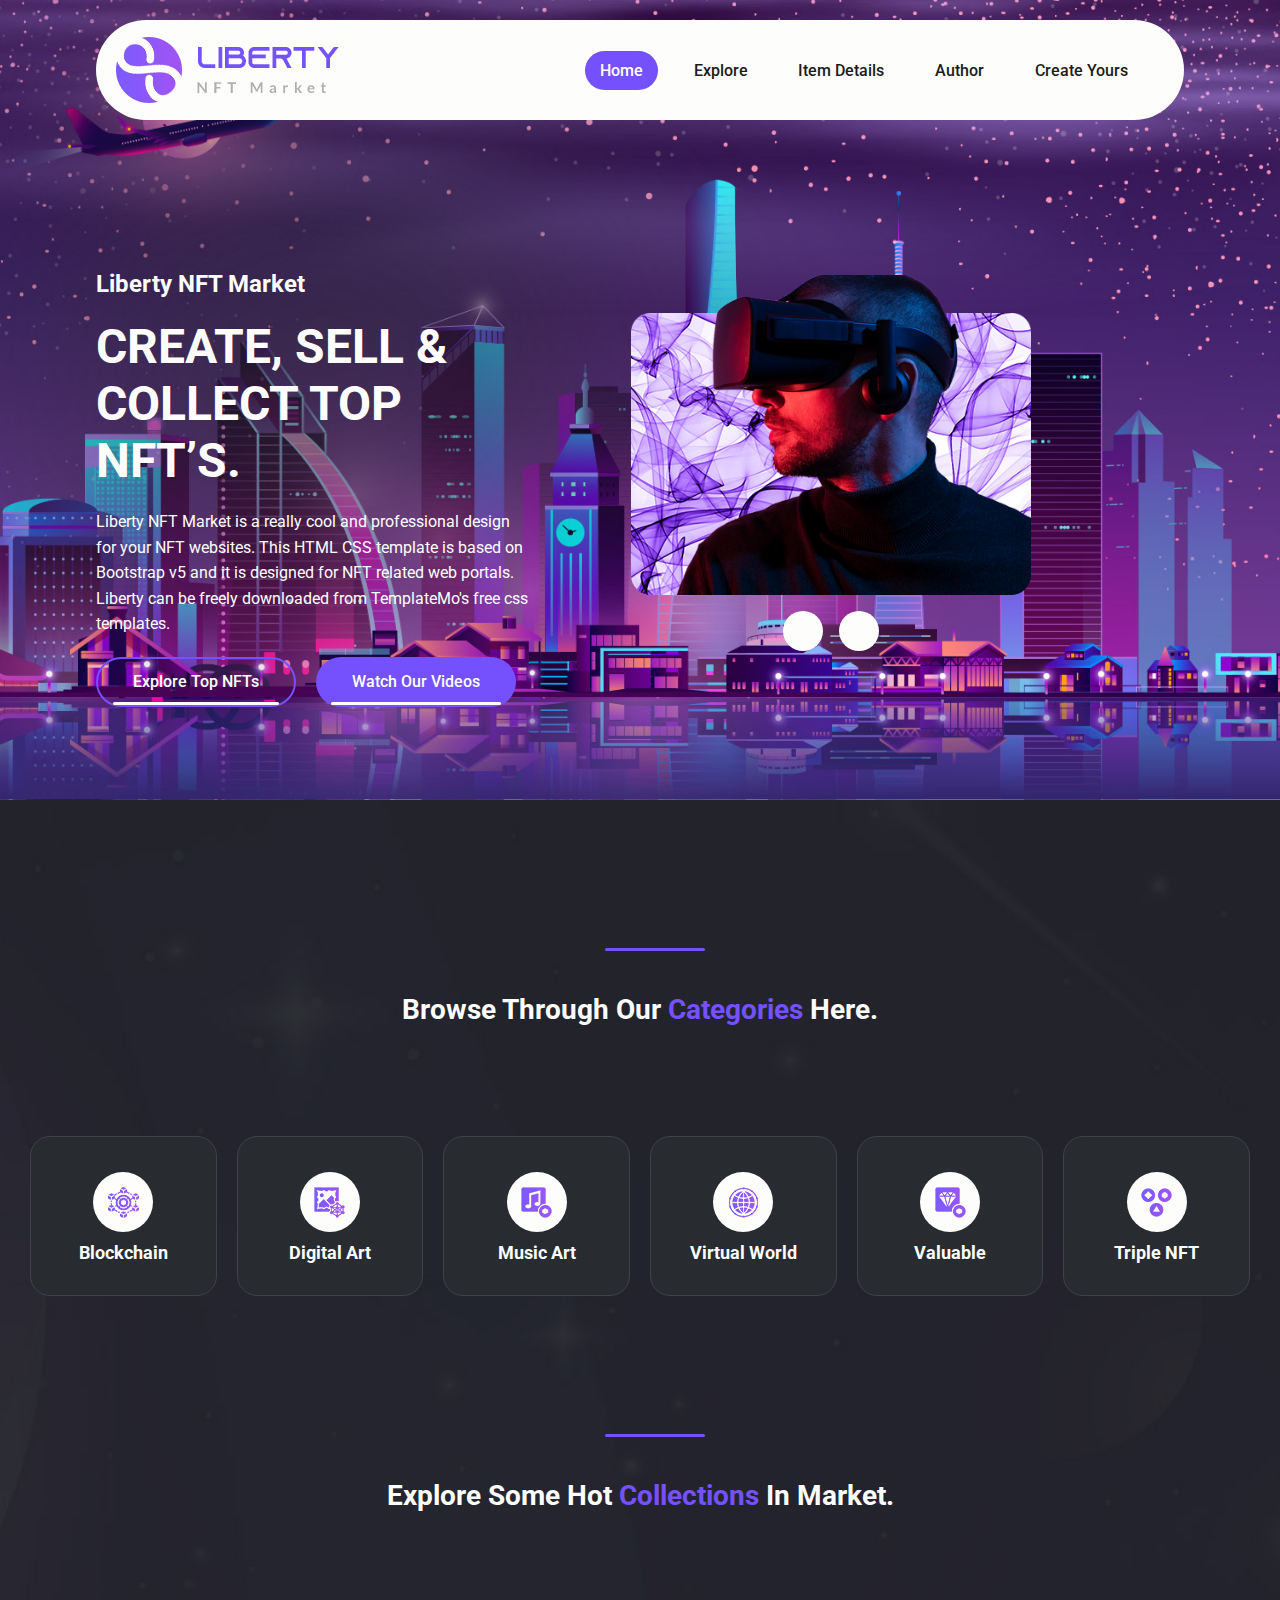
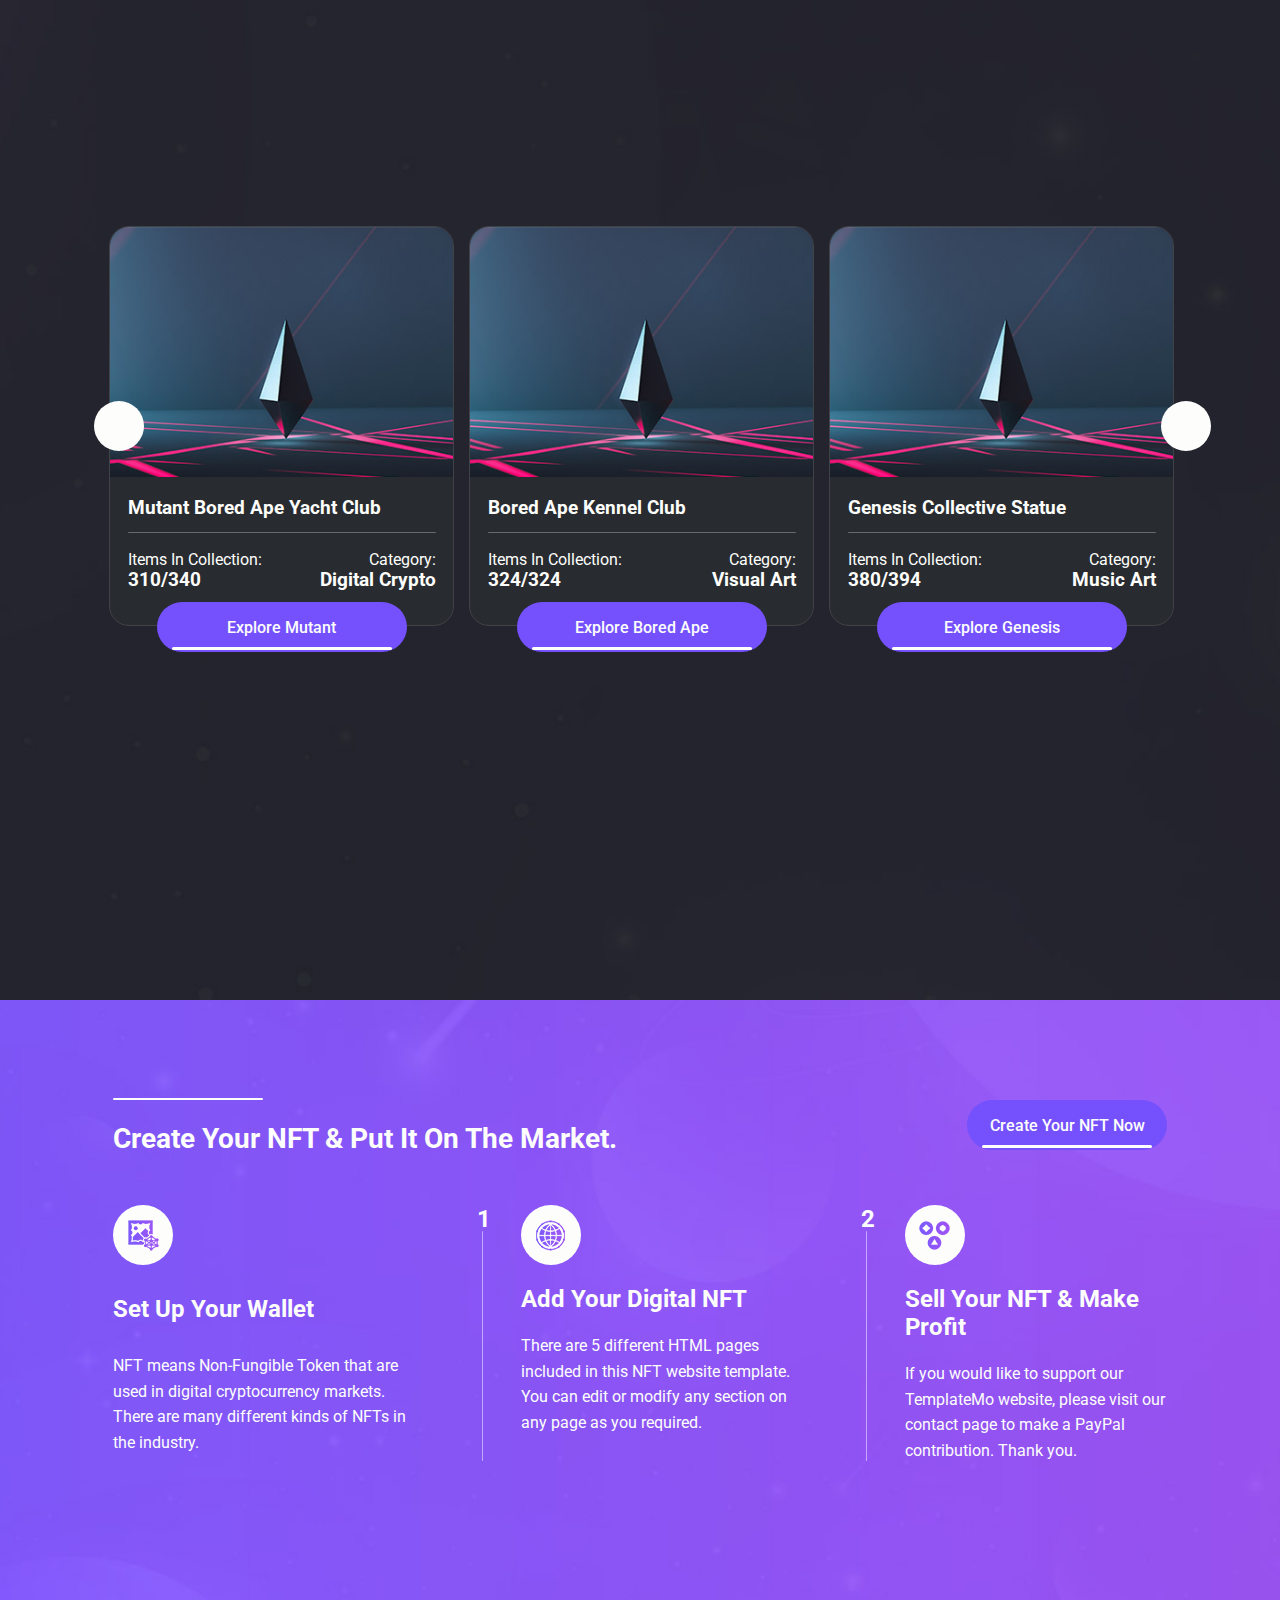
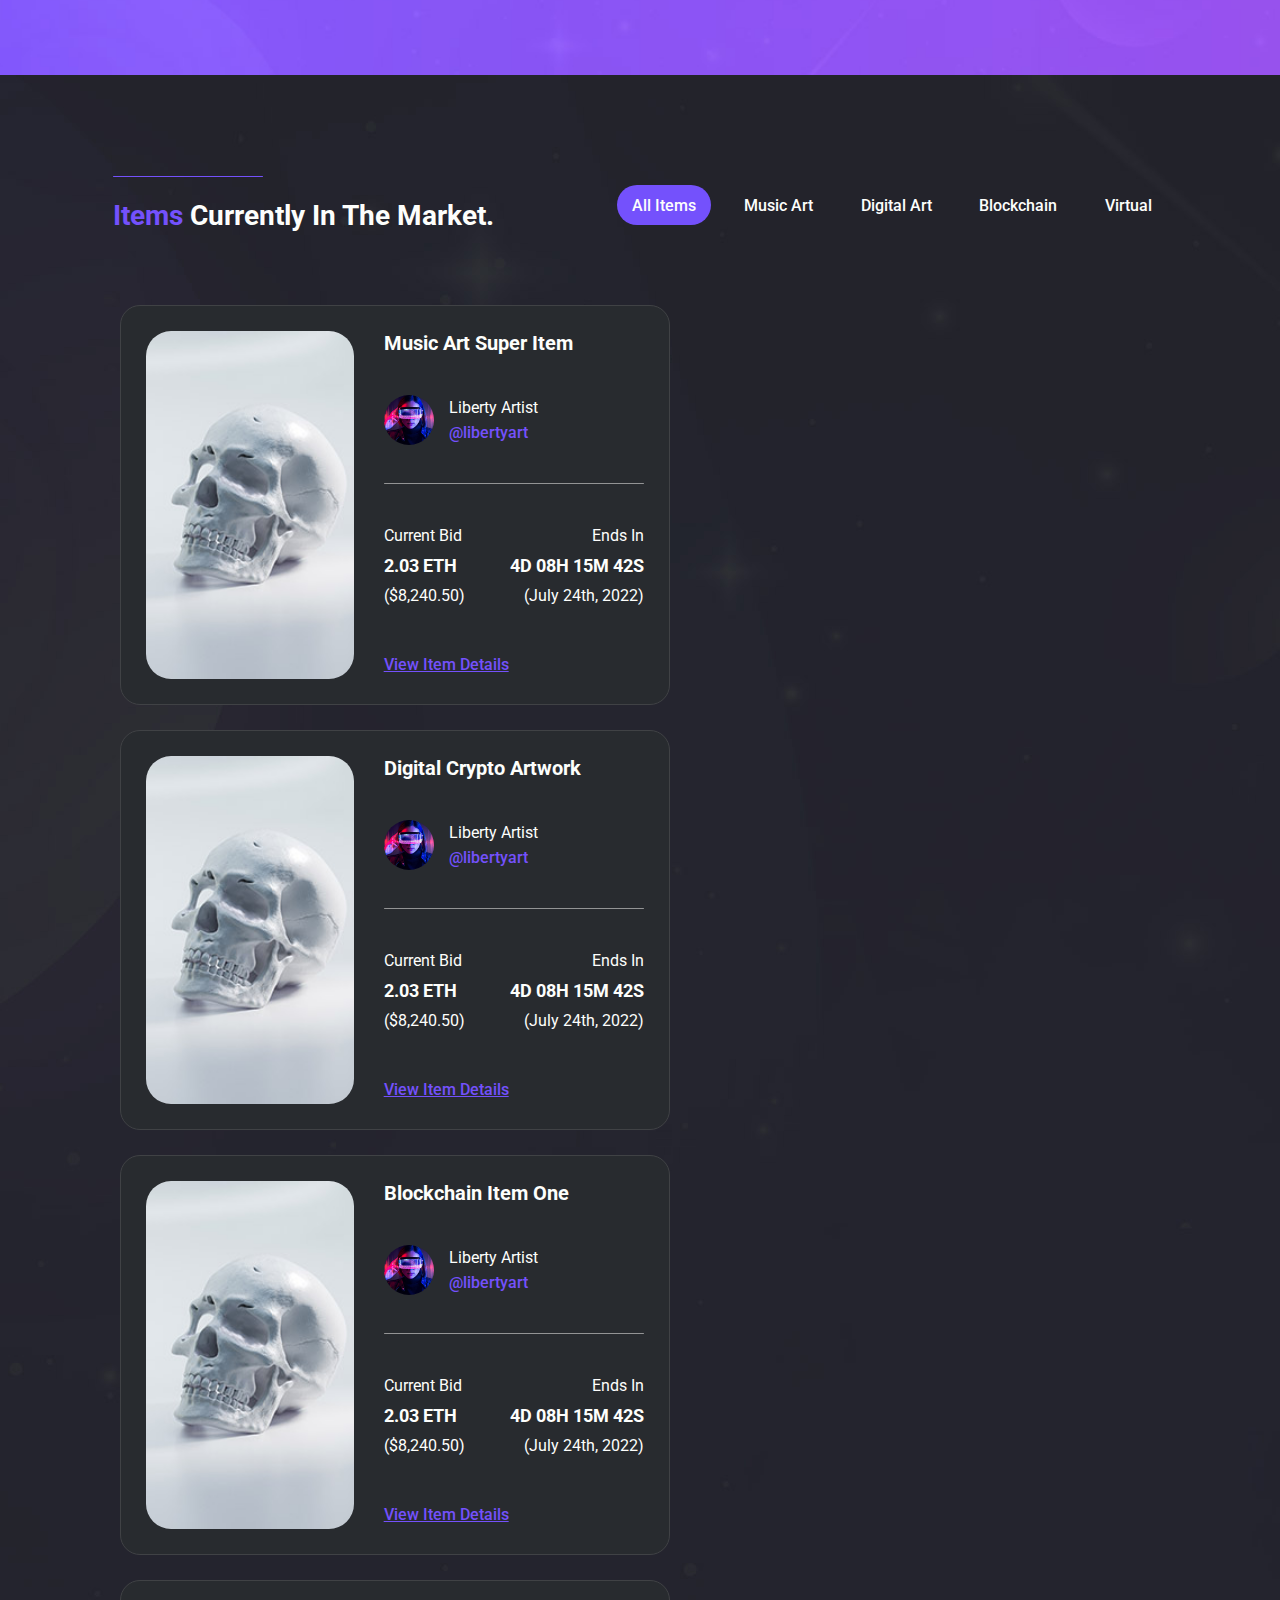
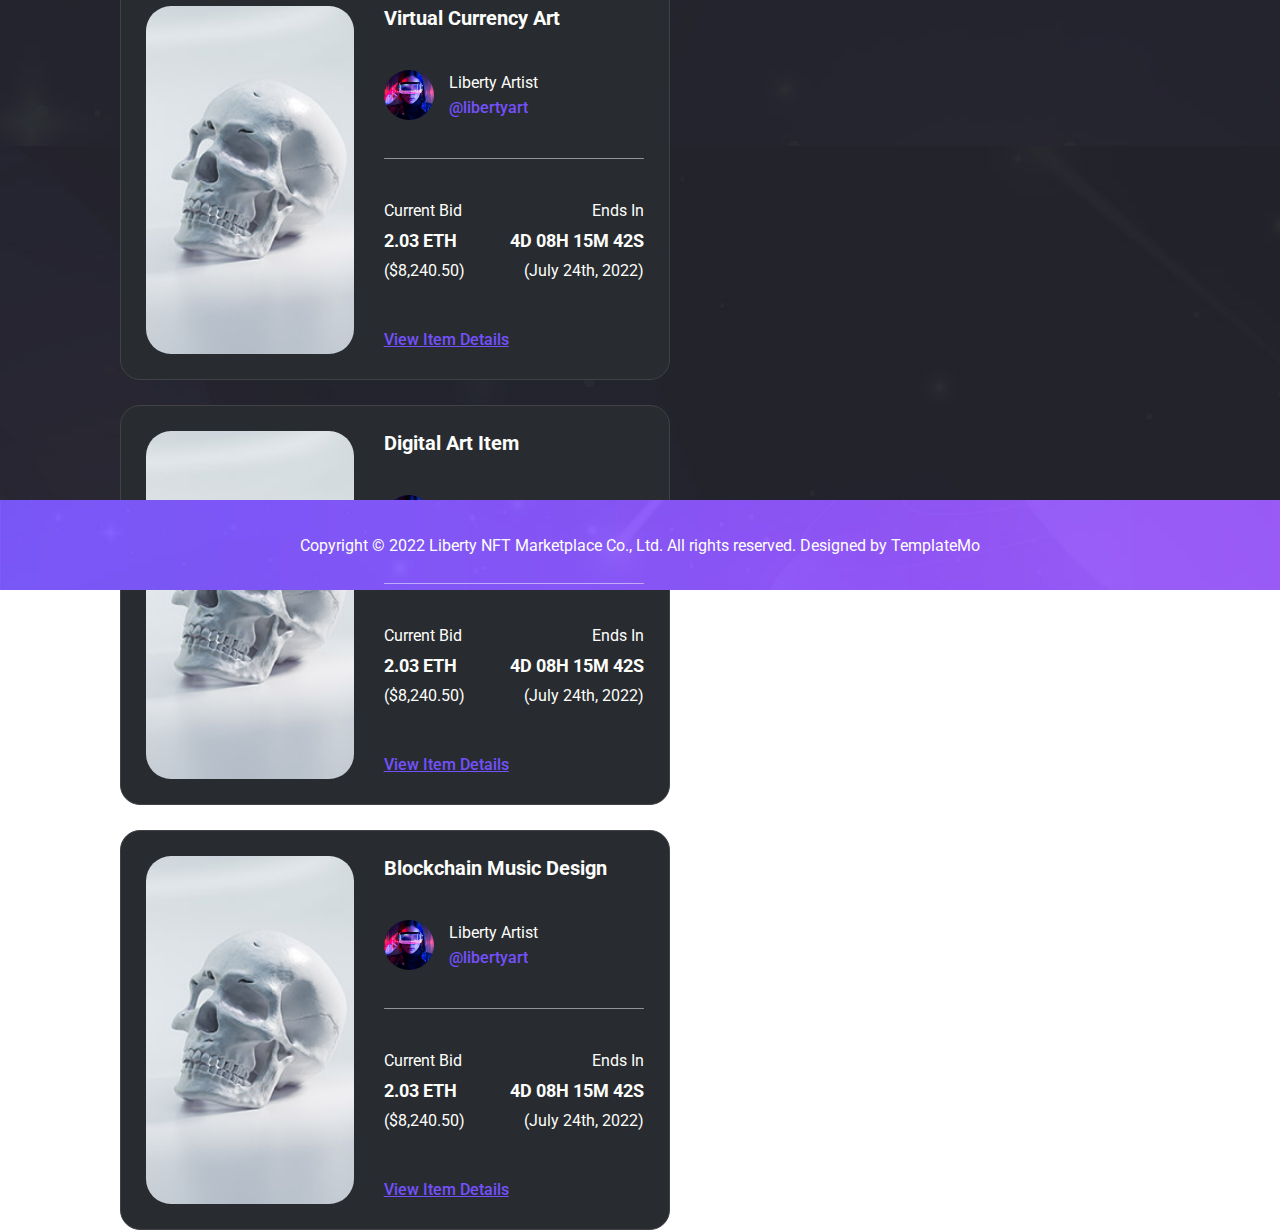
<file: Liberty/index.html>
<!DOCTYPE html>
<html lang="en">
<head>
    <meta charset="UTF-8">
    <meta http-equiv="X-UA-Compatible" content="IE=edge">
    <meta name="viewport" content="width=device-width, initial-scale=1.0">
    <link rel="stylesheet" href="https://cdnjs.cloudflare.com/ajax/libs/font-awesome/6.1.2/css/all.min.css" integrity="sha512-1sCRPdkRXhBV2PBLUdRb4tMg1w2YPf37qatUFeS7zlBy7jJI8Lf4VHwWfZZfpXtYSLy85pkm9GaYVYMfw5BC1A==" crossorigin="anonymous" referrerpolicy="no-referrer" />
    <link rel="preconnect" href="https://fonts.googleapis.com">
    <link rel="preconnect" href="https://fonts.gstatic.com" crossorigin>
    <link href="https://fonts.googleapis.com/css2?family=Roboto:wght@400;500;700&display=swap" rel="stylesheet">
    <link rel="stylesheet" href="sass/main.css">
    <script src="js/script.js" defer ></script>
    <title>Liberty NFT Market - Home</title>
</head>
<body>
    <div class="load">
        <div class="lds-ellipsis"><div></div><div></div><div></div><div></div></div>
    </div>
    <header>
        <nav>
            <img src="sass/images/logo.png" alt="">
            <button class="menu"><i class="fa-solid fa-bars"></i></button>
            <ul>
                <li class="link link__active"><a href="index.html">Home</a></li>
                <li class="link"><a href="explore.html">Explore</a></li>
                <li class="link"><a href="details.html">Item Details</a></li>
                <li class="link"><a href="author.html">Author</a></li>
                <li class="link"><a href="create.html">Create Yours</a></li>
            </ul>
        </nav>
        <div class="banner">
            <div class="banner__text">
                <h3>Liberty NFT Market</h3>
                <h1>CREATE, SELL & COLLECT TOP NFT’S.</h1>
                <p>Liberty NFT Market is a really cool and professional design for your NFT websites. This HTML CSS template is based on Bootstrap v5 and it is designed for NFT related web portals. Liberty can be freely downloaded from TemplateMo's free css templates.</p>
                <div class="banner__buttons">
                    <button class="btn btn__secondary" onclick="location.href='explore.html'">Explore Top NFTs <span class="line"></span></button>
                    <button class="btn btn__primary">Watch Our Videos <span class="line"></span></button>
                </div>
            </div>
            <div class="banner__slider">
                <div class="slider__images">
                    <div class="image" id="last">
                        <img src="sass/images/banner-02.png" alt="">
                    </div>
                    <div class="image">
                        <img src="sass/images/banner-01.png" alt="">
                    </div>
                    <div class="image">
                        <img src="sass/images/banner-02.png" alt="">
                    </div>
                    <div class="image" id="first">
                        <img src="sass/images/banner-01.png" alt="">
                    </div>
                </div>
                <div class="slider__buttons">
                    <button class="btn btn__slide prev"><i class="fa-solid fa-angle-left"></i></button>
                    <button class="btn btn__slide next"><i class="fa-solid fa-angle-right"></i></button>
                </div>
            </div>
        </div>
    </header>
    <section class="categories">
        <div class="category__text">
            <span class="line line__secondary"></span>
            <h1>Browse Through Our <span> Categories</span> Here.</h1>
        </div>
        <div class="cards">
            <div class="card card__categories" id="card-categories">
                <div class="category">
                    <div class="icons">
                    <img src="sass/images/icon-01.png" alt="">
                </div>
                    <h2>Blockchain</h2>
                    <div class="category__btn">
                        <button class="btn btn__slide next"><i class="fa-solid fa-angle-right"></i></button>
                    </div>
                </div>
            </div>
            <div class="card card__categories" id="card-categories">
                <div class="category">
                    <div class="icons">
                    <img src="sass/images/icon-02.png" alt="">
                </div>
                    <h2>Digital Art</h2>
                    <div class="category__btn">
                        <button class="btn btn__slide next"><i class="fa-solid fa-angle-right"></i></button>
                    </div>
                </div>
            </div>
            <div class="card card__categories" id="card-categories">
                <div class="category">
                    <div class="icons">
                    <img src="sass/images/icon-03.png" alt="">
                </div>
                    <h2>Music Art</h2>
                    <div class="category__btn">
                        <button class="btn btn__slide next"><i class="fa-solid fa-angle-right"></i></button>
                    </div>
                </div>
            </div>
            <div class="card card__categories" id="card-categories">
                <div class="category">
                    <div class="icons">
                    <img src="sass/images/icon-04.png" alt="">
                </div>
                    <h2>Virtual World</h2>
                    <div class="category__btn">
                        <button class="btn btn__slide next"><i class="fa-solid fa-angle-right"></i></button>
                    </div>
                </div>
            </div>
            <div class="card card__categories" id="card-categories">
                <div class="category">
                    <div class="icons">
                    <img src="sass/images/icon-05.png" alt="">
                </div>
                    <h2>Valuable</h2>
                    <div class="category__btn">
                        <button class="btn btn__slide next"><i class="fa-solid fa-angle-right"></i></button>
                    </div>
                </div>
            </div>
            <div class="card card__categories" id="card-categories">
                <div class="category">
                    <div class="icons">
                    <img src="sass/images/icon-06.png" alt="">
                </div>
                    <h2>Triple NFT</h2>
                    <div class="category__btn">
                        <button class="btn btn__slide next"><i class="fa-solid fa-angle-right"></i></button>
                    </div>
                </div>
            </div>
        </div>
        <div class="category__text">
            <span class="line line__secondary"></span>
            <h1>Explore Some Hot<span> Collections</span> In Market.</h1>
        </div>
        <div class="card__slider">
            <div class="buttons">
                <button class="btn btn__slide prev" id="prev"><i class="fa-solid fa-angle-left"></i></button>
                <button class="btn btn__slide next" id="next"><i class="fa-solid fa-angle-right"></i></button>
            </div>
            <div class="slider" id="slider">
                <div class="slider__cards" id="last">
                    <div class="card card__slide" id="slides">
                        <img src="sass/images/collection-01.jpg" alt="">
                        <div class="card__slide__info">
                            <h3>Worldwide Artwork Ground</h3>
                            <span class="line line--thin"></span>
                            <div class="info">
                                <div class="info__text">
                                    <p>Items In Collection:</p>
                                    <h3>426/468</h3>
                                </div>
                                <div class="info__text">
                                    <p>Category:</p>
                                    <h3>Blockchain</h3>
                                </div>
                            </div>
                        </div>
                        <button class="btn btn__primary">Explore Genesis <span class="line"></span></button>
                    </div>
                </div>
                    <div class="slider__cards">
                        <div class="card card__slide" id="slides">
                            <img src="sass/images/collection-01.jpg" alt="">
                    <div class="card__slide__info">
                        <h3>Mutant Bored Ape Yacht Club</h3>
                        <span class="line line--thin"></span>
                        <div class="info">
                            <div class="info__text">
                                <p>Items In Collection:</p>
                                <h3>310/340</h3>
                            </div>
                            <div class="info__text">
                                <p>Category:</p>
                                <h3>Digital Crypto</h3>
                            </div>
                        </div>
                    </div>
                    <button class="btn btn__primary">Explore Mutant<span class="line"></span></button>
                </div>
                    </div>
                <div class="slider__cards">
                    <div class="card card__slide" id="slides">
                        <img src="sass/images/collection-01.jpg" alt="">
                    <div class="card__slide__info">
                        <h3>Bored Ape Kennel Club</h3>
                        <span class="line line--thin"></span>
                        <div class="info">
                            <div class="info__text">
                                <p>Items In Collection:</p>
                                <h3>324/324</h3>
                            </div>
                            <div class="info__text">
                                <p>Category:</p>
                                <h3>Visual Art</h3>
                            </div>
                        </div>
                    </div>
                    <button class="btn btn__primary">Explore Bored Ape <span class="line"></span></button>
                </div>
                </div>
                <div class="slider__cards">
                    <div class="card card__slide" id="slides">
                    <img src="sass/images/collection-01.jpg" alt="">
                    <div class="card__slide__info">
                        <h3>Genesis Collective Statue</h3>
                        <span class="line line--thin"></span>
                        <div class="info">
                            <div class="info__text">
                                <p>Items In Collection:</p>
                                <h3>380/394</h3>
                            </div>
                            <div class="info__text">
                                <p>Category:</p>
                                <h3>Music Art</h3>
                            </div>
                        </div>
                    </div>
                    <button class="btn btn__primary">Explore Genesis <span class="line"></span></button>
                </div>
                </div>
                <div class="slider__cards">
                    <div class="card card__slide" id="slides last">
                        <img src="sass/images/collection-01.jpg" alt="">
                        <div class="card__slide__info">
                            <h3>Worldwide Artwork Ground</h3>
                            <span class="line line--thin"></span>
                            <div class="info">
                                <div class="info__text">
                                <p>Items In Collection:</p>
                                <h3>426/468</h3>
                            </div>
                            <div class="info__text">
                                <p>Category:</p>
                                <h3>Blockchain</h3>
                            </div>
                        </div>
                    </div>
                    <button class="btn btn__primary">Explore Worldwide <span class="line"></span></button>
                </div>
                </div>
                <div class="slider__cards" id="first">
                    <div class="card card__slide" id="slides">
                        <img src="sass/images/collection-01.jpg" alt="">
                        <div class="card__slide__info">
                        <h3>Mutant Bored Ape Yacht Club</h3>
                        <span class="line line--thin"></span>
                        <div class="info">
                            <div class="info__text">
                                <p>Items In Collection:</p>
                                <h3>310/340</h3>
                            </div>
                            <div class="info__text">
                                <p>Category:</p>
                                <h3>Digital Crypto</h3>
                            </div>
                        </div>
                    </div>
                    <button class="btn btn__primary">Explore Mutant<span class="line"></span></button>
                </div>
            </div>
            <div class="slider__cards">
                <div class="card card__slide" id="slides">
                    <img src="sass/images/collection-01.jpg" alt="">
                <div class="card__slide__info">
                    <h3>Bored Ape Kennel Club</h3>
                    <span class="line line--thin"></span>
                    <div class="info">
                        <div class="info__text">
                            <p>Items In Collection:</p>
                            <h3>324/324</h3>
                        </div>
                        <div class="info__text">
                            <p>Category:</p>
                            <h3>Visual Art</h3>
                        </div>
                    </div>
                </div>
                <button class="btn btn__primary">Explore Bored Ape <span class="line"></span></button>
            </div>
            </div>
            <div class="slider__cards">
                <div class="card card__slide" id="slides">
                <img src="sass/images/collection-01.jpg" alt="">
                <div class="card__slide__info">
                    <h3>Genesis Collective Statue</h3>
                    <span class="line line--thin"></span>
                    <div class="info">
                        <div class="info__text">
                            <p>Items In Collection:</p>
                            <h3>380/394</h3>
                        </div>
                        <div class="info__text">
                            <p>Category:</p>
                            <h3>Music Art</h3>
                        </div>
                    </div>
                </div>
                <button class="btn btn__primary">Explore Genesis <span class="line"></span></button>
            </div>
            </div>
        </div>
    </section>
    <section class="create">
        <div class="create__text">
            <div class="left">
                <span class="line"></span>
                <h1>Create Your NFT & Put It On The Market.</h1>
            </div>
            <button class="btn btn__primary">Create Your NFT Now<span class="line"></span></button>
        </div>
        <div class="create__div">
            <div class="create__nft">
                <div class="icons">
                    <img src="sass/images/icon-02.png" alt="">
                </div>
                <h2>Set Up Your Wallet</h2>
                <p>NFT means Non-Fungible Token that are used in digital cryptocurrency markets. There are many different kinds of NFTs in the industry.</p>
            </div>
            <div class="create__nft">
                <div class="create__line">
                    <h2>1</h2>
                    <span class="line"></span>
                </div>
                <div class="create__info">
                    <div class="icons">
                        <img src="sass/images/icon-04.png" alt="">
                    </div>
                    <h2>Add Your Digital NFT</h2>
                    <p>There are 5 different HTML pages included in this NFT website template. You can edit or modify any section on any page as you required.</p>
                </div>
            </div>
            <div class="create__nft">
                <div class="create__line">
                    <h2>2</h2>
                    <span class="line"></span>
                </div>
                <div class="create__info">
                    <div class="icons">
                        <img src="sass/images/icon-06.png" alt="">
                    </div>
                    <h2>Sell Your NFT & Make Profit</h2>
                    <p>If you would like to support our TemplateMo website, please visit our contact page to make a PayPal contribution. Thank you. </p>
                </div>
            </div>
        </div>
    </section>
    <section class="items">
        <div class="items__nav">
            <div class="left">
                <span class="line"></span>
                <h1><span class="first-word">Items</span> Currently In The Market.</h1>
            </div>
            <nav>
                <button class="btn btn__primary" id="all">All Items</button>
                <button class="btn btn__secondary" id="music">Music Art</button>
                <button class="btn btn__secondary" id="digital">Digital Art</button>
                <button class="btn btn__secondary" id="blockchain">Blockchain</button>
                <button class="btn btn__secondary" id="virtual">Virtual</button>
            </nav>
        </div>
        <div class="items__cards">
            <div class="card card__items all music">
                <img src="sass/images/market-01.jpg" alt="">
                <div class="card__items__info">
                    <h2>Music Art Super Item</h2>
                    <div class="artist">
                        <img src="sass/images/single-author.jpg" alt="">
                        <div class="artist__info">
                            <p>Liberty Artist</p>
                            <p class="account">@libertyart</p>
                        </div>
                    </div>
                    <span class="line"></span>
                    <div class="bid">
                        <div class="bid__current">
                            <p>Current Bid</p>
                            <h2>2.03 ETH</h2>
                            <p>($8,240.50)</p>
                        </div>
                        <div class="bid__end">
                            <p>Ends In</p>
                            <h2>4D 08H 15M 42S</h2>
                            <p>(July 24th, 2022)</p>
                        </div>
                    </div>
                    <a href="details.html">View Item Details</a>
                </div>
            </div>
            <div class="card card__items all digital">
                <img src="sass/images/market-01.jpg" alt="">
                <div class="card__items__info">
                    <h2>Digital Crypto Artwork</h2>
                    <div class="artist">
                        <img src="sass/images/single-author.jpg" alt="">
                        <div class="artist__info">
                            <p>Liberty Artist</p>
                            <p class="account">@libertyart</p>
                        </div>
                    </div>
                    <span class="line"></span>
                    <div class="bid">
                        <div class="bid__current">
                            <p>Current Bid</p>
                            <h2>2.03 ETH</h2>
                            <p>($8,240.50)</p>
                        </div>
                        <div class="bid__end">
                            <p>Ends In</p>
                            <h2>4D 08H 15M 42S</h2>
                            <p>(July 24th, 2022)</p>
                        </div>
                    </div>
                <a href="details.html">View Item Details</a>
                </div>
            </div>
            <div class="card card__items all blockchain">
                <img src="sass/images/market-01.jpg" alt="">
                <div class="card__items__info">
                    <h2>Blockchain Item One</h2>
                    <div class="artist">
                        <img src="sass/images/single-author.jpg" alt="">
                        <div class="artist__info">
                            <p>Liberty Artist</p>
                            <p class="account">@libertyart</p>
                        </div>
                    </div>
                    <span class="line"></span>
                    <div class="bid">
                        <div class="bid__current">
                            <p>Current Bid</p>
                            <h2>2.03 ETH</h2>
                            <p>($8,240.50)</p>
                        </div>
                        <div class="bid__end">
                            <p>Ends In</p>
                            <h2>4D 08H 15M 42S</h2>
                            <p>(July 24th, 2022)</p>
                        </div>
                    </div>
                    <a href="details.html">View Item Details</a>
                </div>
            </div>
            <div class="card card__items all virtual">
                <img src="sass/images/market-01.jpg" alt="">
                <div class="card__items__info">
                    <h2>Virtual Currency Art</h2>
                    <div class="artist">
                        <img src="sass/images/single-author.jpg" alt="">
                        <div class="artist__info">
                            <p>Liberty Artist</p>
                            <p class="account">@libertyart</p>
                        </div>
                    </div>
                    <span class="line"></span>
                    <div class="bid">
                        <div class="bid__current">
                            <p>Current Bid</p>
                            <h2>2.03 ETH</h2>
                            <p>($8,240.50)</p>
                        </div>
                        <div class="bid__end">
                            <p>Ends In</p>
                            <h2>4D 08H 15M 42S</h2>
                            <p>(July 24th, 2022)</p>
                        </div>
                    </div>
                    <a href="details.html">View Item Details</a>
                </div>
            </div>
            <div class="card card__items all digital">
                <img src="sass/images/market-01.jpg" alt="">
                <div class="card__items__info">
                    <h2>Digital Art Item</h2>
                    <div class="artist">
                        <img src="sass/images/single-author.jpg" alt="">
                        <div class="artist__info">
                            <p>Liberty Artist</p>
                            <p class="account">@libertyart</p>
                        </div>
                    </div>
                    <span class="line"></span>
                    <div class="bid">
                        <div class="bid__current">
                            <p>Current Bid</p>
                            <h2>2.03 ETH</h2>
                            <p>($8,240.50)</p>
                        </div>
                        <div class="bid__end">
                            <p>Ends In</p>
                            <h2>4D 08H 15M 42S</h2>
                            <p>(July 24th, 2022)</p>
                        </div>
                    </div>
                    <a href="details.html">View Item Details</a>
                </div>
            </div>
            <div class="card card__items all music blockchain">
                <img src="sass/images/market-01.jpg" alt="">
                <div class="card__items__info">
                    <h2>Blockchain Music Design</h2>
                    <div class="artist">
                        <img src="sass/images/single-author.jpg" alt="">
                        <div class="artist__info">
                            <p>Liberty Artist</p>
                            <p class="account">@libertyart</p>
                        </div>
                    </div>
                    <span class="line"></span>
                    <div class="bid">
                        <div class="bid__current">
                            <p>Current Bid</p>
                            <h2>2.03 ETH</h2>
                            <p>($8,240.50)</p>
                        </div>
                        <div class="bid__end">
                            <p>Ends In</p>
                            <h2>4D 08H 15M 42S</h2>
                            <p>(July 24th, 2022)</p>
                        </div>
                    </div>
                    <a href="details.html">View Item Details</a>
                </div>
            </div>
        </div>
    </section>
    <footer>
        <p>Copyright © 2022 Liberty NFT Marketplace Co., Ltd. All rights reserved.    Designed by TemplateMo</p>
    </footer>
</body>
</html>
</file>
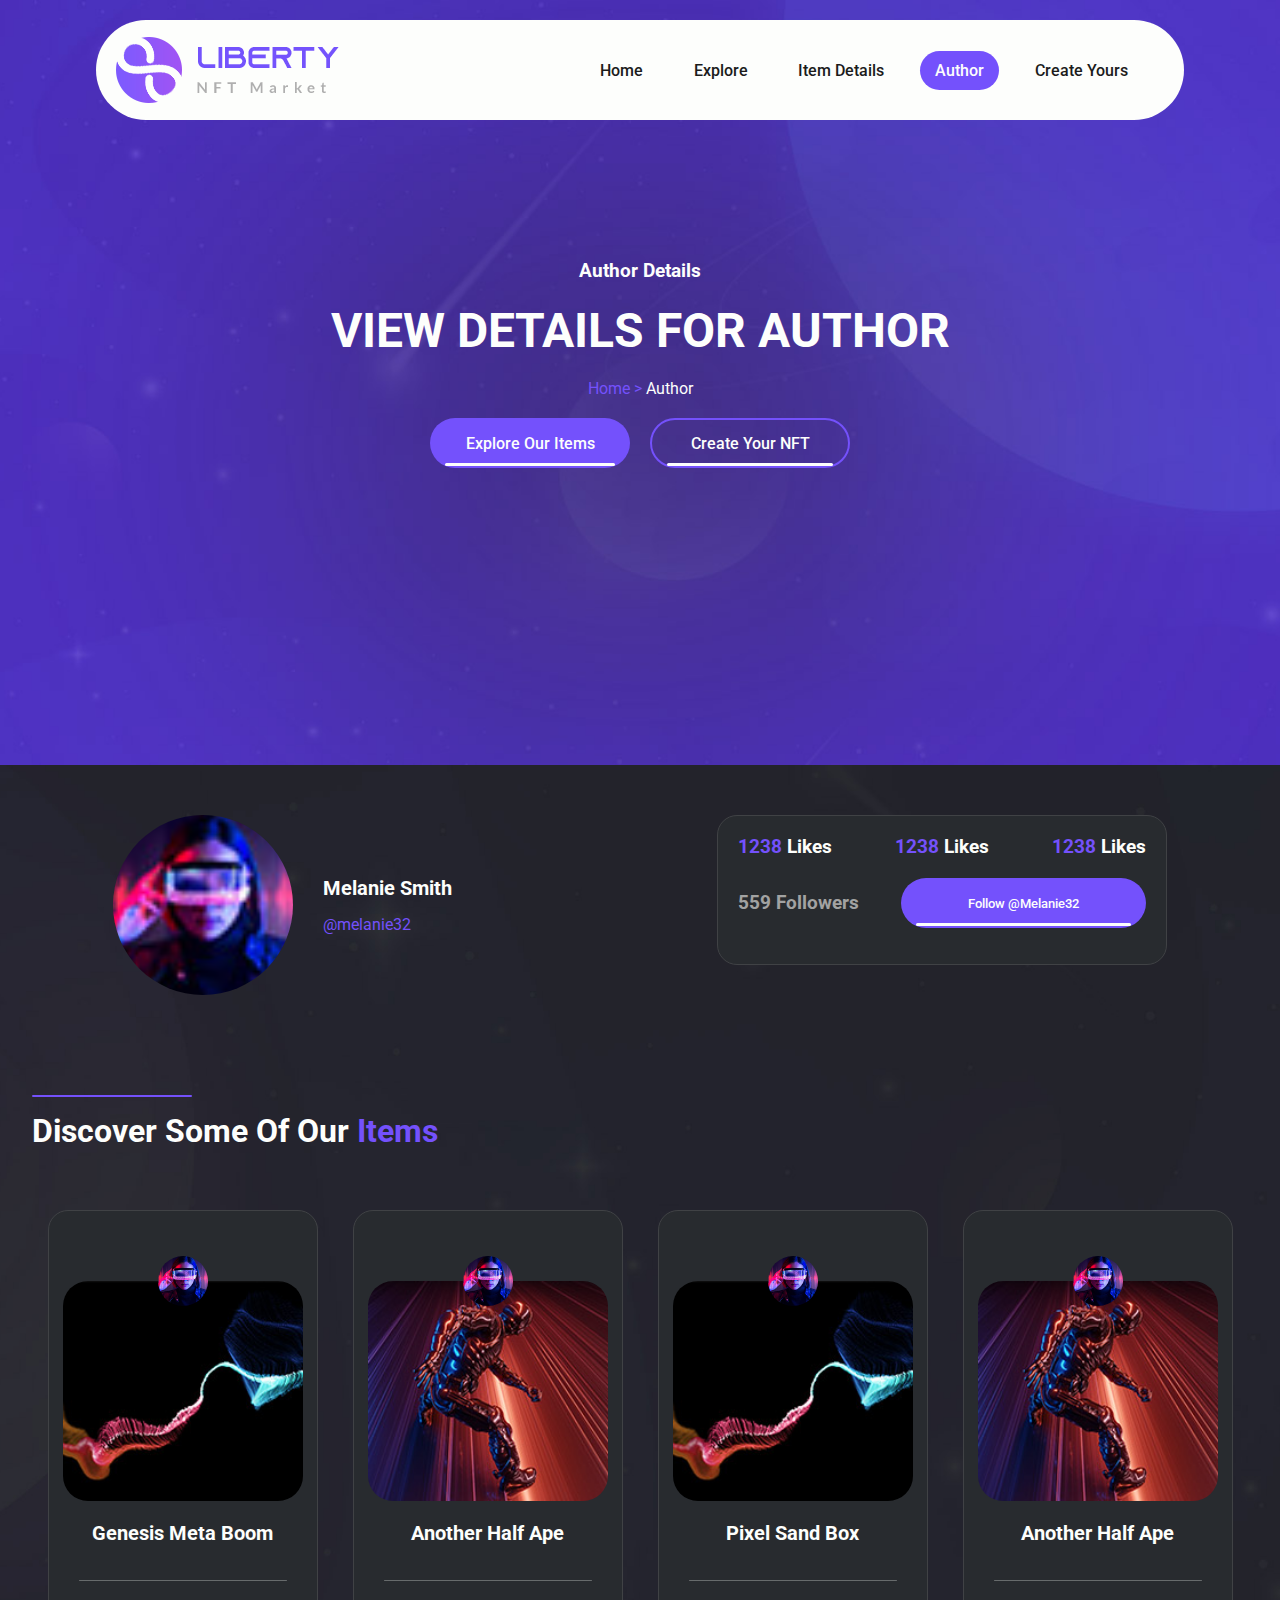
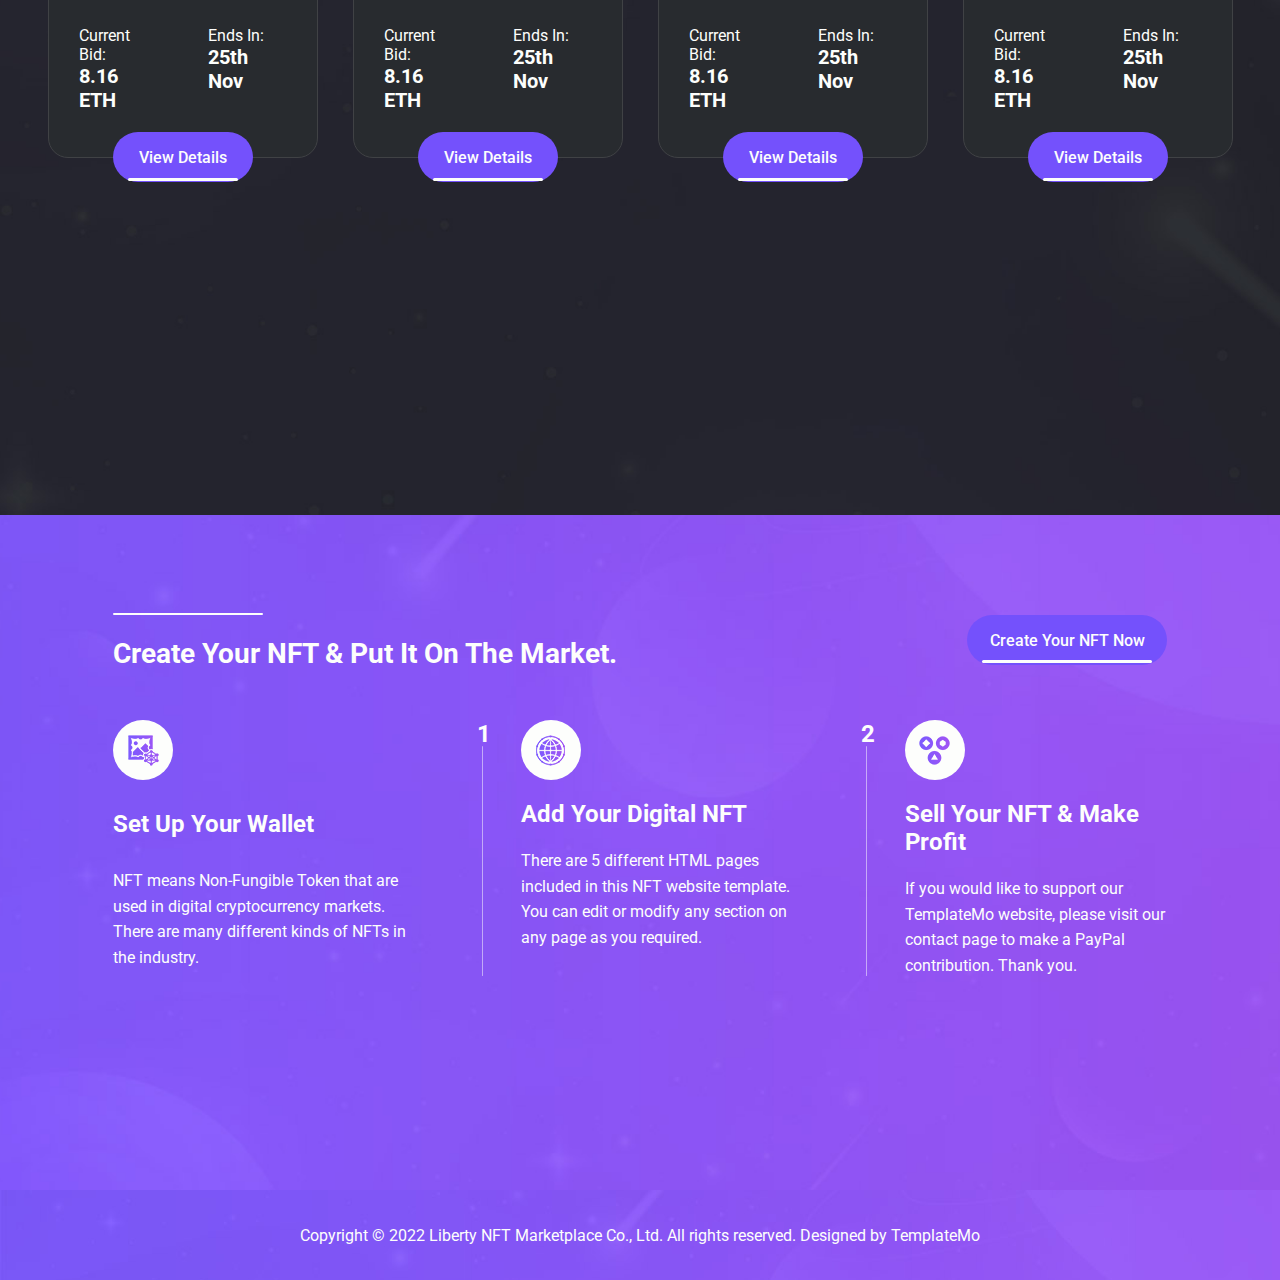
<file: Liberty/author.html>
<!DOCTYPE html>
<html lang="en">
  <head>
    <meta charset="UTF-8" />
    <meta http-equiv="X-UA-Compatible" content="IE=edge" />
    <meta name="viewport" content="width=device-width, initial-scale=1.0" />
    <link
      rel="stylesheet"
      href="https://cdnjs.cloudflare.com/ajax/libs/font-awesome/6.1.2/css/all.min.css"
      integrity="sha512-1sCRPdkRXhBV2PBLUdRb4tMg1w2YPf37qatUFeS7zlBy7jJI8Lf4VHwWfZZfpXtYSLy85pkm9GaYVYMfw5BC1A=="
      crossorigin="anonymous"
      referrerpolicy="no-referrer"
    />
    <link rel="preconnect" href="https://fonts.googleapis.com" />
    <link rel="preconnect" href="https://fonts.gstatic.com" crossorigin />
    <link
      href="https://fonts.googleapis.com/css2?family=Roboto:wght@400;500;700&display=swap"
      rel="stylesheet"
    />
    <link rel="stylesheet" href="sass/author.css" />
    <script src="js/author.js" defer></script>
    <title>Liberty NFT Market - Author</title>
  </head>
  <body>
    <div class="load"></div>
    <header>
      <nav>
        <img src="sass/images/logo.png" alt="" />
        <button class="menu"><i class="fa-solid fa-bars"></i></button>
        <ul>
          <li class="link"><a href="index.html">Home</a></li>
          <li class="link"><a href="explore.html">Explore</a></li>
          <li class="link">
            <a href="details.html">Item Details</a>
          </li>
          <li class="link link__active"><a href="author.html">Author</a></li>
          <li class="link"><a href="create.html">Create Yours</a></li>
        </ul>
      </nav>
      <div class="text">
        <h3>Author Details</h3>
        <h1>VIEW DETAILS FOR AUTHOR</h1>
        <p><span>Home > </span><a href="details.html">Author</a></p>
        <div class="text__buttons">
          <button
            class="btn btn__primary"
            onclick="location.href='explore.html'"
          >
            Explore Our Items <span class="line"></span>
          </button>
          <button
            class="btn btn__secondary"
            onclick="location.href='create.html'"
          >
            Create Your NFT <span class="line"></span>
          </button>
        </div>
      </div>
    </header>
    <section class="author">
      <div class="author__info">
        <div class="profile">
          <img src="./sass/images/author.jpg" alt="" />
          <div class="profile__info">
            <h3>Melanie Smith</h3>
            <p class="acc">@melanie32</p>
          </div>
        </div>
        <div class="card">
          <div class="likes">
            <div class="like">
              <i class="fa-solid fa-heart"></i>
              <h3>1238 <span>Likes</span></h3>
            </div>
            <div class="like">
              <i class="fa-solid fa-hand"></i>
              <h3>1238 <span>Likes</span></h3>
            </div>
            <div class="like">
              <i class="fa-solid fa-dollar-sign"></i>
              <h3>1238 <span>Likes</span></h3>
            </div>
          </div>
          <div class="followers">
            <h3>559 Followers</h3>
            <button class="btn btn__primary">
              Follow @Melanie32 <span class="line"></span>
            </button>
          </div>
        </div>
      </div>
      <div class="author__items">
        <div class="author__items__text">
          <span class="line line__secondary"></span>
          <h1>Discover Some Of Our <span>Items</span></h1>
        </div>
        <div class="cards">
          <div class="card">
            <div class="image">
              <img
                src="./sass/images/single-author.jpg"
                alt=""
                class="authorimg"
              />
              <img src="./sass/images/discover-03.jpg" alt="" class="nft" />
              <h3>Genesis Meta Boom</h3>
            </div>
            <span class="line"></span>
            <div class="info">
              <div class="bid">
                <p>Current Bid:</p>
                <h3>8.16 ETH</h3>
              </div>
              <div class="ends">
                <p>Ends In:</p>
                <h3>25th Nov</h3>
              </div>
            </div>
            <button
              class="btn btn__primary"
              onclick="location.href='details.html'"
            >
              View Details <span class="line"></span>
            </button>
          </div>
          <div class="card">
            <div class="image">
              <img
                src="./sass/images/single-author.jpg"
                alt=""
                class="authorimg"
              />
              <img src="./sass/images/discover-04.jpg" alt="" class="nft" />
              <h3>Another Half Ape</h3>
            </div>
            <span class="line"></span>
            <div class="info">
              <div class="bid">
                <p>Current Bid:</p>
                <h3>8.16 ETH</h3>
              </div>
              <div class="ends">
                <p>Ends In:</p>
                <h3>25th Nov</h3>
              </div>
            </div>
            <button
              class="btn btn__primary"
              onclick="location.href='details.html'"
            >
              View Details <span class="line"></span>
            </button>
          </div>
          <div class="card">
            <div class="image">
              <img
                src="./sass/images/single-author.jpg"
                alt=""
                class="authorimg"
              />
              <img src="./sass/images/discover-03.jpg" alt="" class="nft" />
              <h3>Pixel Sand Box</h3>
            </div>
            <span class="line"></span>
            <div class="info">
              <div class="bid">
                <p>Current Bid:</p>
                <h3>8.16 ETH</h3>
              </div>
              <div class="ends">
                <p>Ends In:</p>
                <h3>25th Nov</h3>
              </div>
            </div>
            <button
              class="btn btn__primary"
              onclick="location.href='details.html'"
            >
              View Details <span class="line"></span>
            </button>
          </div>
          <div class="card">
            <div class="image">
              <img
                src="./sass/images/single-author.jpg"
                alt=""
                class="authorimg"
              />
              <img src="./sass/images/discover-04.jpg" alt="" class="nft" />
              <h3>Another Half Ape</h3>
            </div>
            <span class="line"></span>
            <div class="info">
              <div class="bid">
                <p>Current Bid:</p>
                <h3>8.16 ETH</h3>
              </div>
              <div class="ends">
                <p>Ends In:</p>
                <h3>25th Nov</h3>
              </div>
            </div>
            <button
              class="btn btn__primary"
              onclick="location.href='details.html'"
            >
              View Details <span class="line"></span>
            </button>
          </div>
        </div>
      </div>
    </section>
    <section class="create">
      <div class="create__text">
        <div class="left">
          <span class="line"></span>
          <h1>Create Your NFT & Put It On The Market.</h1>
        </div>
        <button class="btn btn__primary">
          Create Your NFT Now<span class="line"></span>
        </button>
      </div>
      <div class="create__div">
        <div class="create__nft">
          <div class="icons">
            <img src="sass/images/icon-02.png" alt="" />
          </div>
          <h2>Set Up Your Wallet</h2>
          <p>
            NFT means Non-Fungible Token that are used in digital cryptocurrency
            markets. There are many different kinds of NFTs in the industry.
          </p>
        </div>
        <div class="create__nft">
          <div class="create__line">
            <h2>1</h2>
            <span class="line"></span>
          </div>
          <div class="create__info">
            <div class="icons">
              <img src="sass/images/icon-04.png" alt="" />
            </div>
            <h2>Add Your Digital NFT</h2>
            <p>
              There are 5 different HTML pages included in this NFT website
              template. You can edit or modify any section on any page as you
              required.
            </p>
          </div>
        </div>
        <div class="create__nft">
          <div class="create__line">
            <h2>2</h2>
            <span class="line"></span>
          </div>
          <div class="create__info">
            <div class="icons">
              <img src="sass/images/icon-06.png" alt="" />
            </div>
            <h2>Sell Your NFT & Make Profit</h2>
            <p>
              If you would like to support our TemplateMo website, please visit
              our contact page to make a PayPal contribution. Thank you.
            </p>
          </div>
        </div>
      </div>
    </section>
    <footer>
      <p>
        Copyright © 2022 Liberty NFT Marketplace Co., Ltd. All rights reserved.
        Designed by TemplateMo
      </p>
    </footer>
  </body>
</html>
</file>
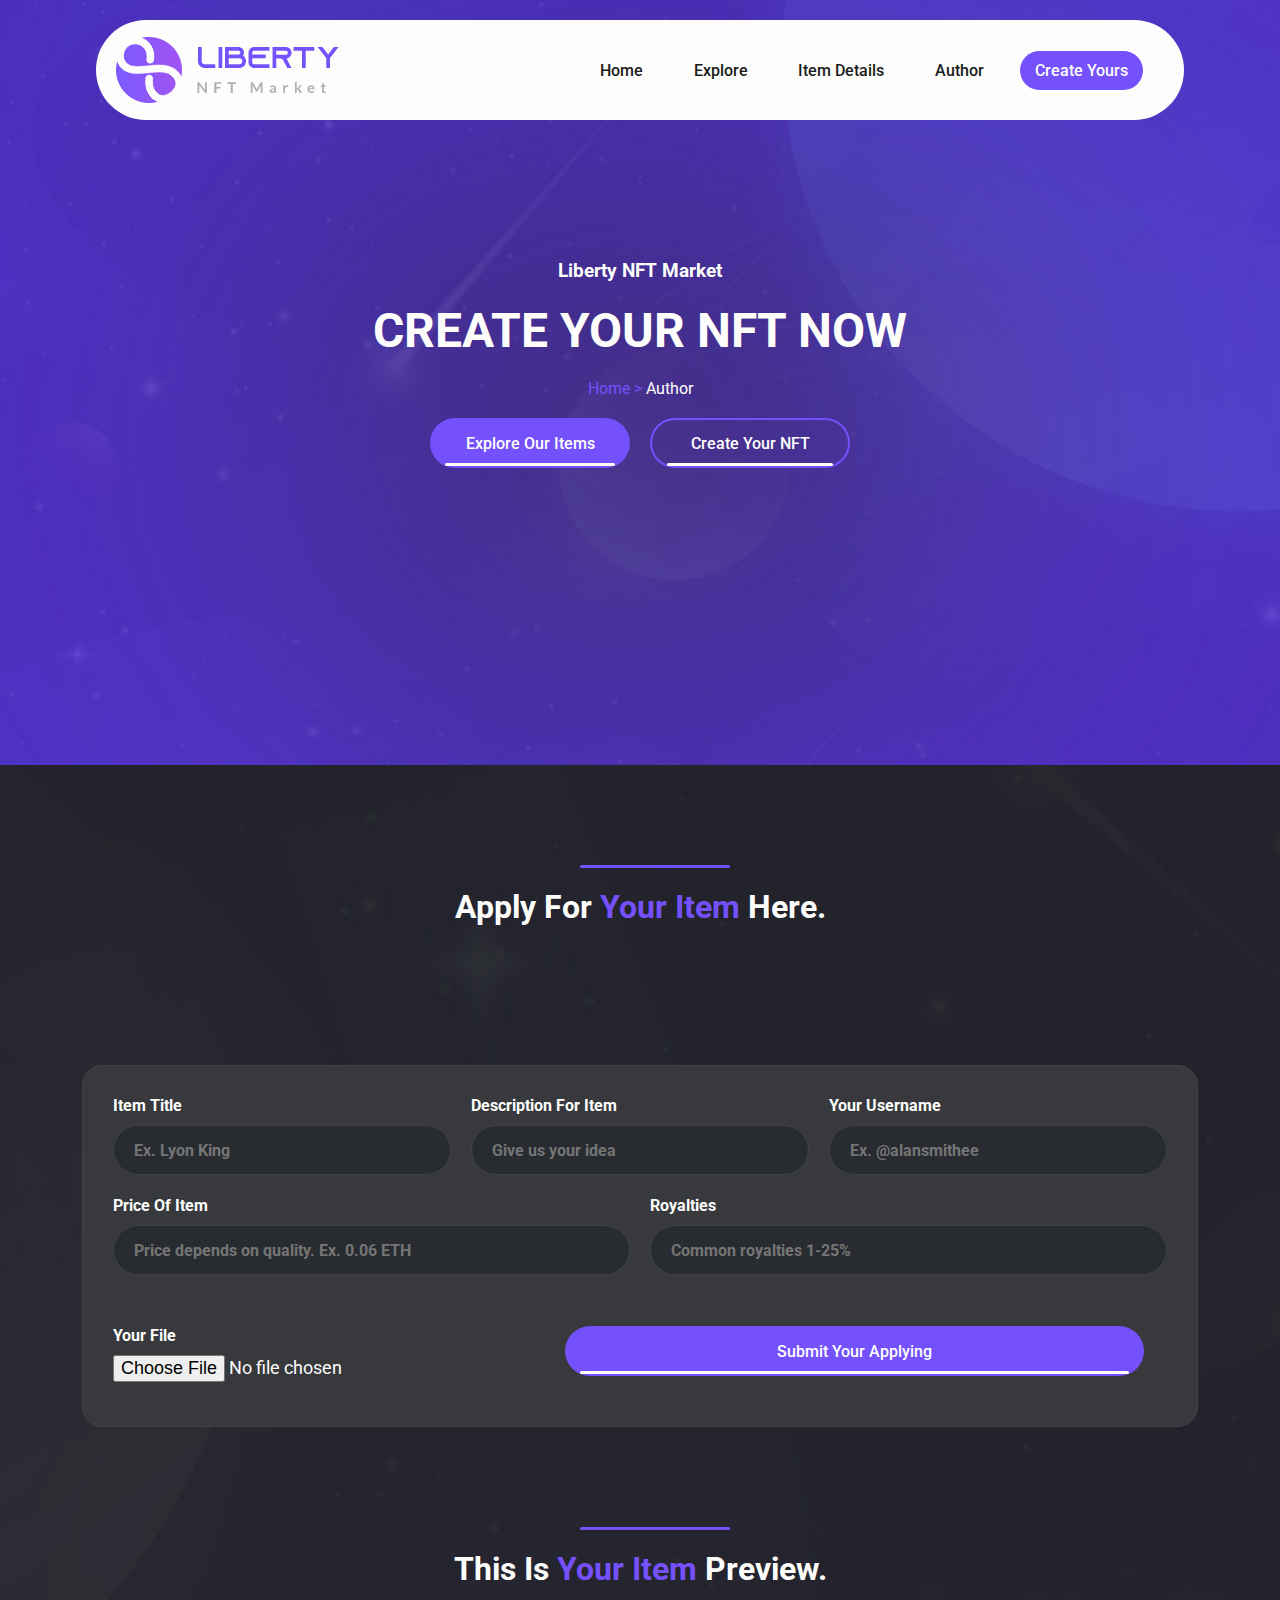
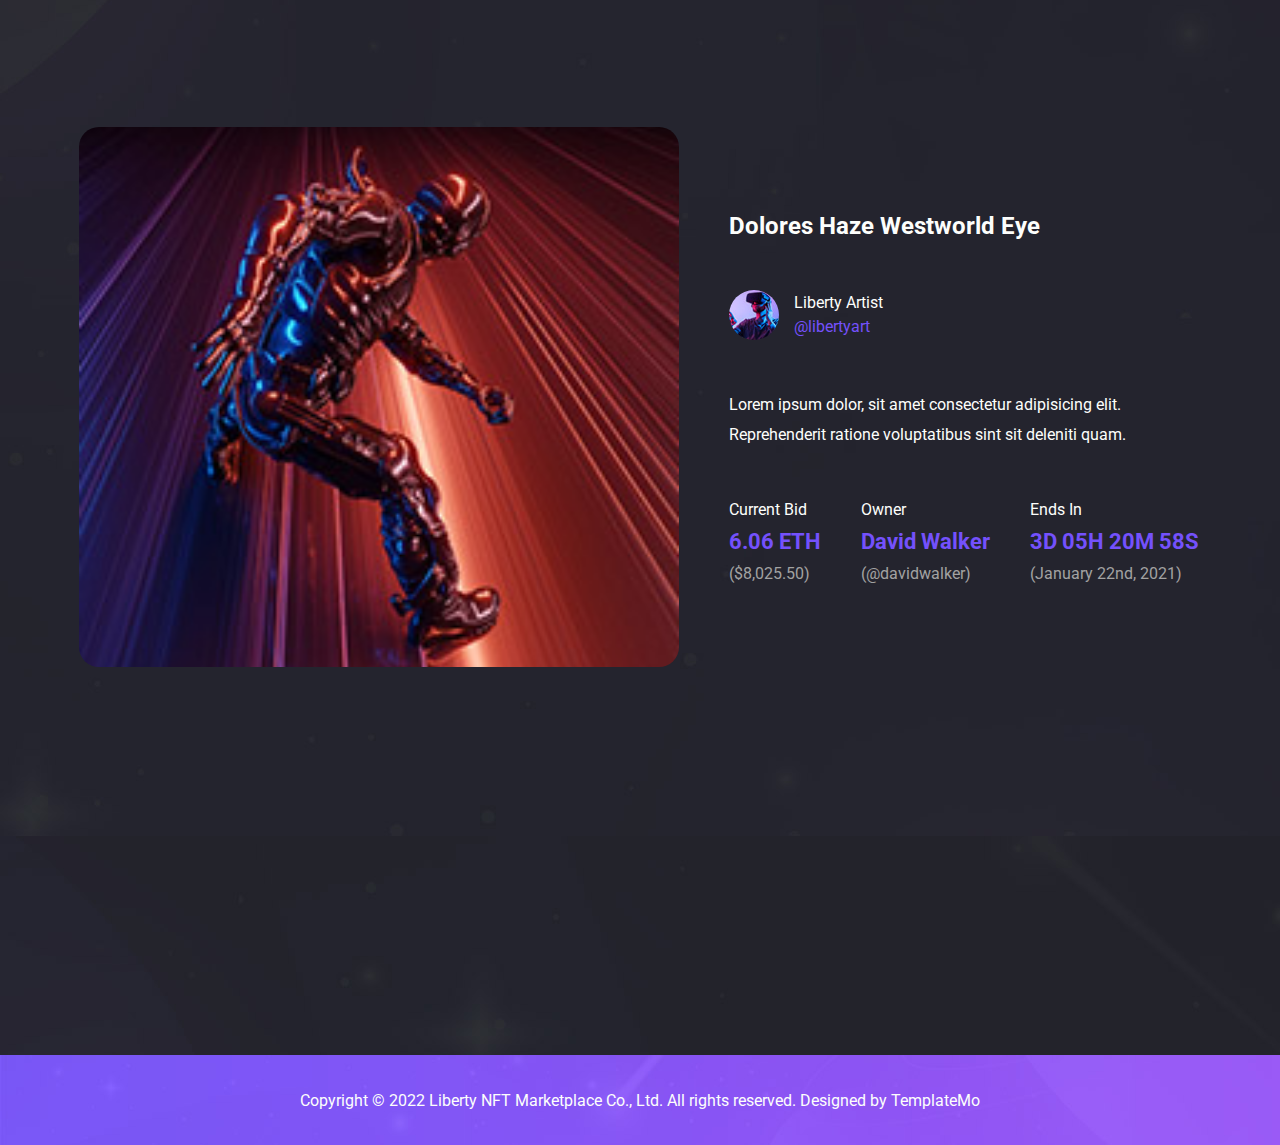
<file: Liberty/create.html>
<!DOCTYPE html>
<html lang="en">
  <head>
    <meta charset="UTF-8" />
    <meta http-equiv="X-UA-Compatible" content="IE=edge" />
    <meta name="viewport" content="width=device-width, initial-scale=1.0" />
    <link
      rel="stylesheet"
      href="https://cdnjs.cloudflare.com/ajax/libs/font-awesome/6.1.2/css/all.min.css"
      integrity="sha512-1sCRPdkRXhBV2PBLUdRb4tMg1w2YPf37qatUFeS7zlBy7jJI8Lf4VHwWfZZfpXtYSLy85pkm9GaYVYMfw5BC1A=="
      crossorigin="anonymous"
      referrerpolicy="no-referrer"
    />
    <link rel="preconnect" href="https://fonts.googleapis.com" />
    <link rel="preconnect" href="https://fonts.gstatic.com" crossorigin />
    <link
      href="https://fonts.googleapis.com/css2?family=Roboto:wght@400;500;700&display=swap"
      rel="stylesheet"
    />
    <link rel="stylesheet" href="sass/create.css" />
    <script src="js/create.js" defer></script>
    <title>Liberty NFT Market - Create</title>
  </head>
  <body>
    <div class="load"></div>
    <header>
      <nav>
        <img src="sass/images/logo.png" alt="" />
        <button class="menu"><i class="fa-solid fa-bars"></i></button>
        <ul>
          <li class="link"><a href="index.html">Home</a></li>
          <li class="link"><a href="explore.html">Explore</a></li>
          <li class="link">
            <a href="details.html">Item Details</a>
          </li>
          <li class="link"><a href="author.html">Author</a></li>
          <li class="link link__active">
            <a href="create.html">Create Yours</a>
          </li>
        </ul>
      </nav>
      <div class="text">
        <h3>Liberty NFT Market</h3>
        <h1>CREATE YOUR NFT NOW</h1>
        <p><span>Home > </span><a href="details.html">Author</a></p>
        <div class="text__buttons">
          <button
            class="btn btn__primary"
            onclick="location.href='explore.html'"
          >
            Explore Our Items <span class="line"></span>
          </button>
          <button
            class="btn btn__secondary"
            onclick="location.href='create.html'"
          >
            Create Your NFT <span class="line"></span>
          </button>
        </div>
      </div>
    </header>
    <section class="apply">
      <div class="apply__text">
        <span class="line line__secondary"></span>
        <h1>Apply For <span>Your Item</span> Here.</h1>
      </div>
      <form action="" class="card">
        <div class="row1">
          <div class="input">
            <label for="title">Item Title</label>
            <input type="text" name="title" placeholder="Ex. Lyon King" />
          </div>
          <div class="input">
            <label for="description">Description For Item</label>
            <input
              type="text"
              name="description"
              placeholder="Give us your idea"
            />
          </div>
          <div class="input">
            <label for="username">Your Username</label>
            <input type="text" name="username" placeholder="Ex. @alansmithee" />
          </div>
        </div>
        <div class="row2">
          <div class="input">
            <label for="price">Price of item</label>
            <input
              type="text"
              name="price"
              placeholder="Price depends on quality. Ex. 0.06 ETH"
            />
          </div>
          <div class="input">
            <label for="royalties">royalties</label>
            <input
              type="text"
              name="royalties"
              placeholder="Common royalties 1-25%"
            />
          </div>
        </div>
        <div class="row3">
          <div class="input">
            <label for="file">Your file</label>
            <input type="file" name="file" />
          </div>
          <button class="btn btn__primary">
            Submit Your Applying <span class="line"></span>
          </button>
        </div>
      </form>
      <div class="apply__text">
        <span class="line line__secondary"></span>
        <h1>This Is <span>Your Item</span> Preview.</h1>
      </div>
      <div class="apply__info">
        <div class="image">
          <img src="./sass/images/discover-04.jpg" alt="" />
        </div>
        <div class="info">
          <h2>Dolores Haze Westworld Eye</h2>
          <div class="artist">
            <img src="./sass/images/author-02.jpg" alt="" />
            <div class="artist__info">
              <p>Liberty Artist</p>
              <p class="acc">@libertyart</p>
            </div>
          </div>
          <p>
            Lorem ipsum dolor, sit amet consectetur adipisicing elit.
            Reprehenderit ratione voluptatibus sint sit deleniti quam.
          </p>
          <div class="price">
            <div class="bid">
              <p>Current Bid</p>
              <h3>6.06 ETH</h3>
              <p class="gray">($8,025.50)</p>
            </div>
            <div class="owner">
              <p>Owner</p>
              <h3>David Walker</h3>
              <p class="gray">(@davidwalker)</p>
            </div>
            <div class="ends">
              <p>Ends In</p>
              <h3>3D 05H 20M 58S</h3>
              <p class="gray">(January 22nd, 2021)</p>
            </div>
          </div>
        </div>
      </div>
    </section>
    <footer>
      <p>
        Copyright © 2022 Liberty NFT Marketplace Co., Ltd. All rights reserved.
        Designed by TemplateMo
      </p>
    </footer>
  </body>
</html>
</file>
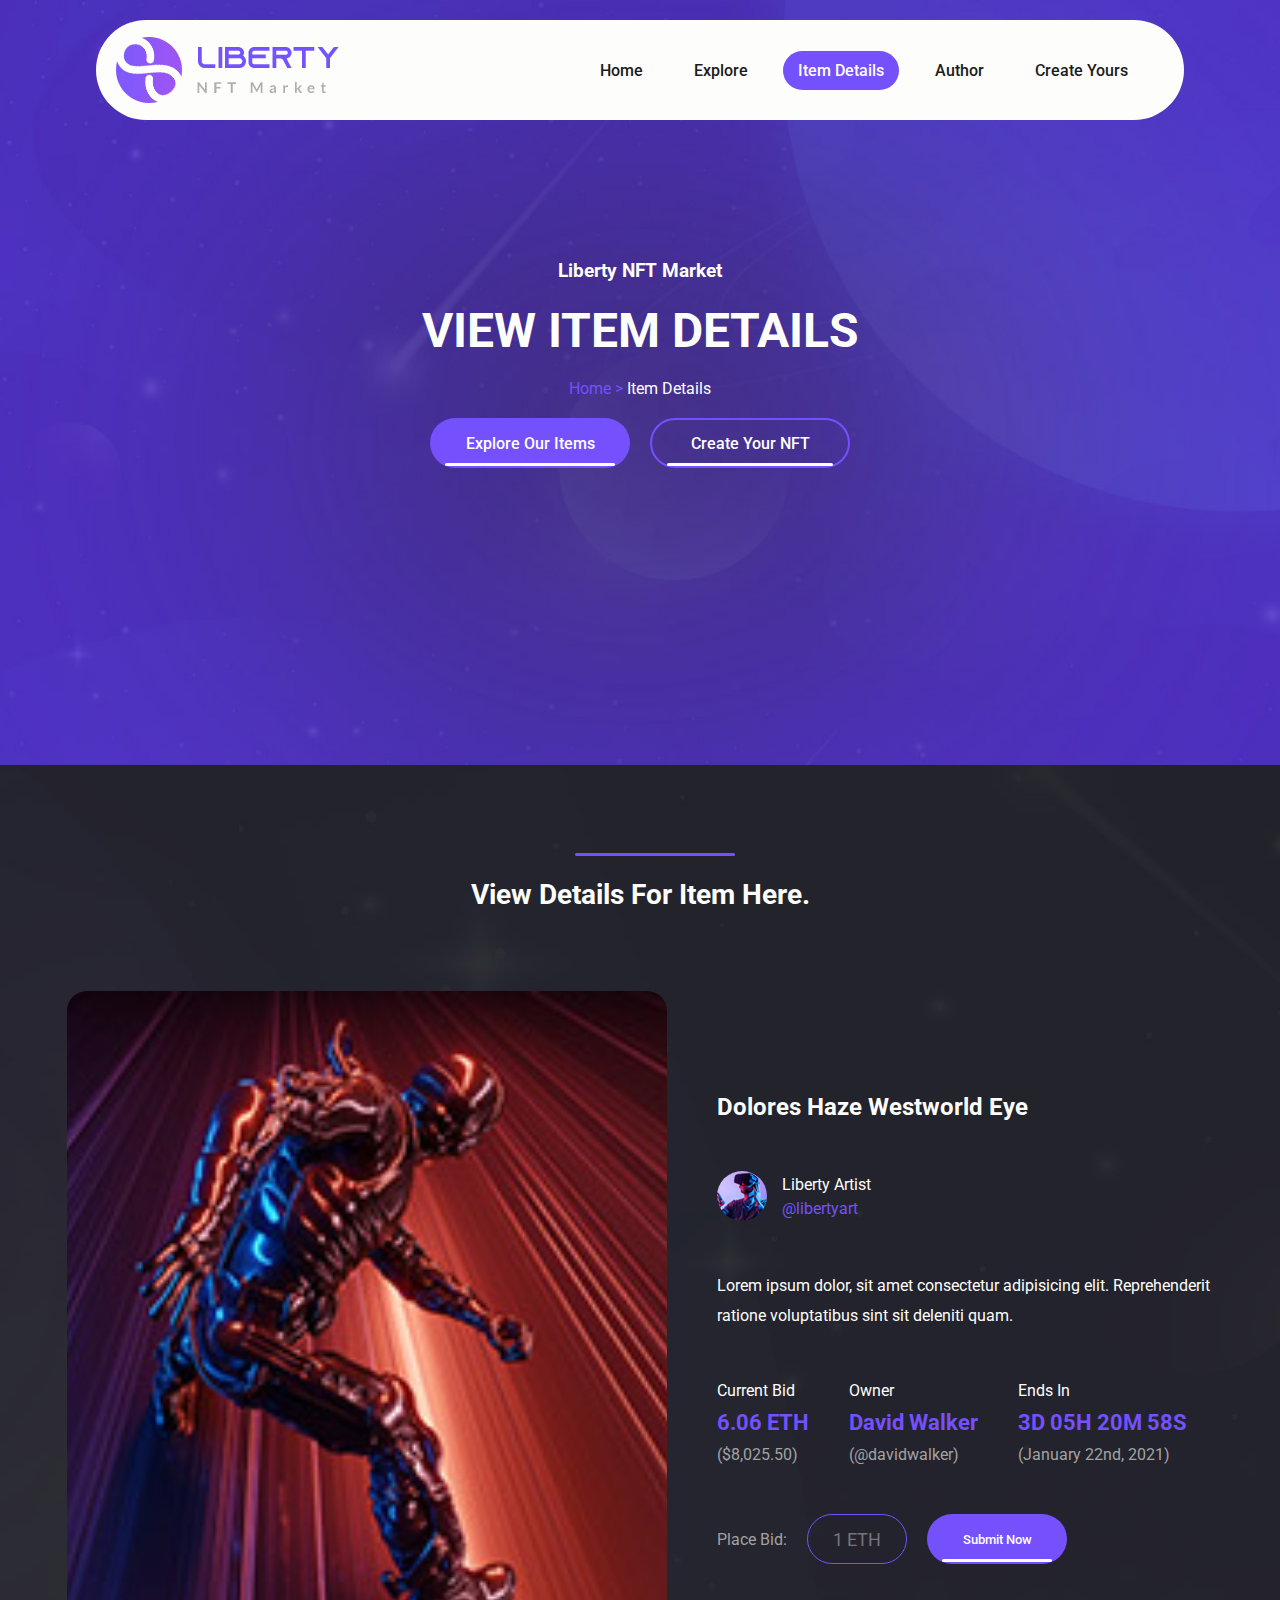
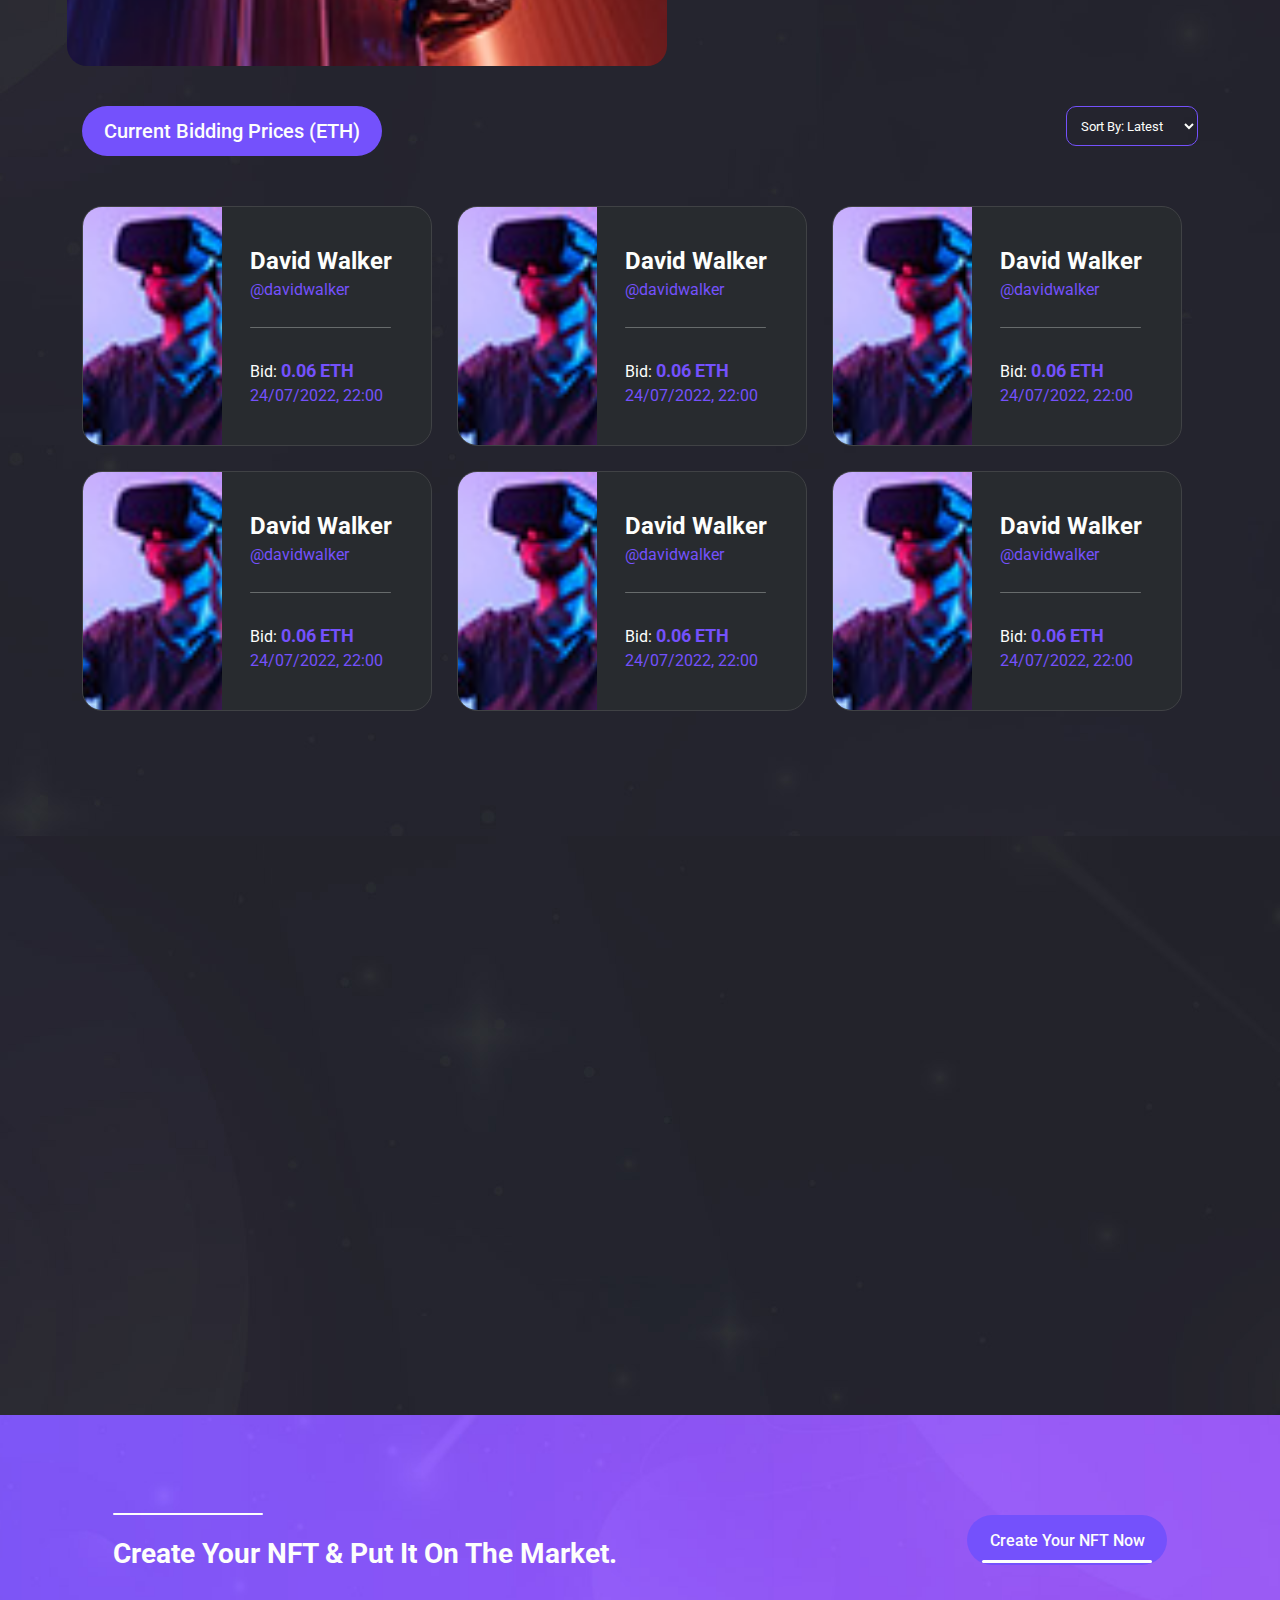
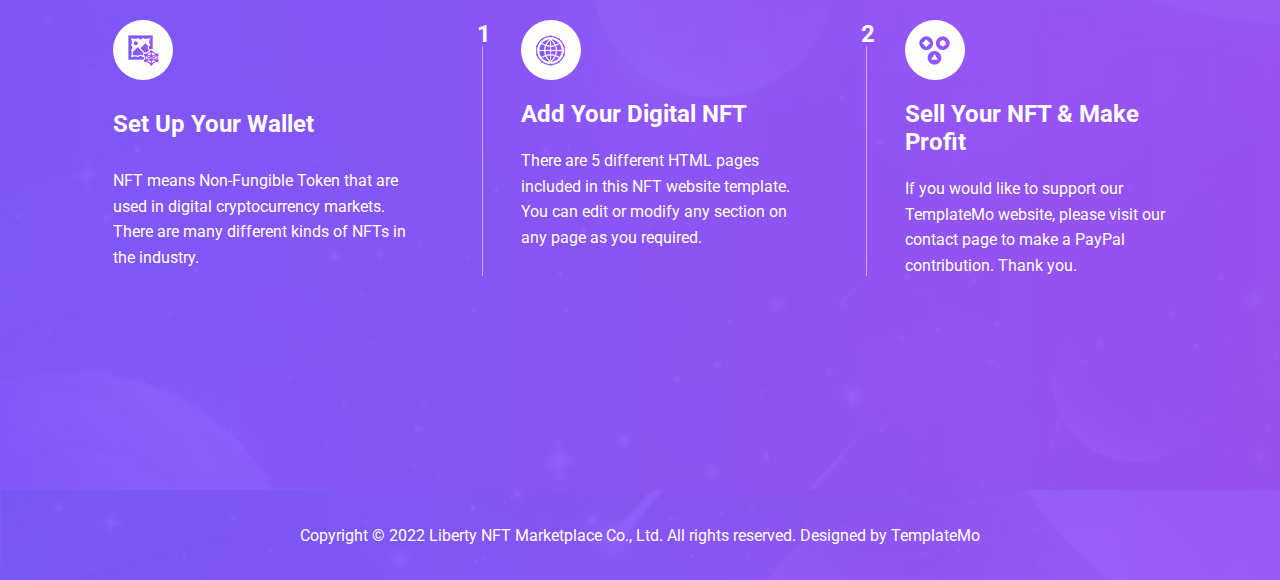
<file: Liberty/details.html>
<!DOCTYPE html>
<html lang="en">
  <head>
    <meta charset="UTF-8" />
    <meta http-equiv="X-UA-Compatible" content="IE=edge" />
    <meta name="viewport" content="width=device-width, initial-scale=1.0" />
    <link
      rel="stylesheet"
      href="https://cdnjs.cloudflare.com/ajax/libs/font-awesome/6.1.2/css/all.min.css"
      integrity="sha512-1sCRPdkRXhBV2PBLUdRb4tMg1w2YPf37qatUFeS7zlBy7jJI8Lf4VHwWfZZfpXtYSLy85pkm9GaYVYMfw5BC1A=="
      crossorigin="anonymous"
      referrerpolicy="no-referrer"
    />
    <link rel="preconnect" href="https://fonts.googleapis.com" />
    <link rel="preconnect" href="https://fonts.gstatic.com" crossorigin />
    <link
      href="https://fonts.googleapis.com/css2?family=Roboto:wght@400;500;700&display=swap"
      rel="stylesheet"
    />
    <link rel="stylesheet" href="sass/details.css" />
    <script src="js/details.js" defer></script>
    <title>Liberty NFT Market - Details</title>
  </head>
  <body>
    <div class="load"></div>
    <header>
      <nav>
        <img src="sass/images/logo.png" alt="" />
        <button class="menu"><i class="fa-solid fa-bars"></i></button>
        <ul>
          <li class="link"><a href="index.html">Home</a></li>
          <li class="link"><a href="explore.html">Explore</a></li>
          <li class="link link__active">
            <a href="details.html">Item Details</a>
          </li>
          <li class="link"><a href="author.html">Author</a></li>
          <li class="link"><a href="create.html">Create Yours</a></li>
        </ul>
      </nav>
      <div class="text">
        <h3>Liberty NFT Market</h3>
        <h1>VIEW ITEM DETAILS</h1>
        <p><span>Home > </span><a href="details.html">Item Details</a></p>
        <div class="text__buttons">
          <button
            class="btn btn__primary"
            onclick="location.href='explore.html'"
          >
            Explore Our Items <span class="line"></span>
          </button>
          <button
            class="btn btn__secondary"
            onclick="location.href='create.html'"
          >
            Create Your NFT <span class="line"></span>
          </button>
        </div>
      </div>
    </header>
    <section class="details">
      <div class="details__text">
        <span class="line line__secondary"></span>
        <h1>View Details For Item Here.</h1>
      </div>
      <div class="details__info">
        <div class="image">
          <img src="./sass/images/discover-04.jpg" alt="" />
        </div>
        <div class="info">
          <h2>Dolores Haze Westworld Eye</h2>
          <div class="artist">
            <img src="./sass/images/author-02.jpg" alt="" />
            <div class="artist__info">
              <p>Liberty Artist</p>
              <p class="acc">@libertyart</p>
            </div>
          </div>
          <p>
            Lorem ipsum dolor, sit amet consectetur adipisicing elit.
            Reprehenderit ratione voluptatibus sint sit deleniti quam.
          </p>
          <div class="price">
            <div class="bid">
              <p>Current Bid</p>
              <h3>6.06 ETH</h3>
              <p class="gray">($8,025.50)</p>
            </div>
            <div class="owner">
              <p>Owner</p>
              <h3>David Walker</h3>
              <p class="gray">(@davidwalker)</p>
            </div>
            <div class="ends">
              <p>Ends In</p>
              <h3>3D 05H 20M 58S</h3>
              <p class="gray">(January 22nd, 2021)</p>
            </div>
          </div>
          <div class="place">
            <p class="gray">Place Bid:</p>
            <input type="text" name="" id="" placeholder="1 ETH" />
            <button class="btn btn__primary">
              Submit Now <span class="line"></span>
            </button>
          </div>
        </div>
      </div>
      <div class="bidding">
        <div class="bidding__header">
          <div class="btn__primary">Current Bidding Prices (ETH)</div>
          <select name="" id="">
            <option value="" selected>Sort By: Latest</option>
            <option value="">Sort By: Oldest</option>
            <option value="">Sort By: Lowest</option>
            <option value="">Sort By: Highest</option>
          </select>
        </div>
        <div class="cards">
          <div class="card">
            <img src="./sass/images/author-02.jpg" alt="" />
            <div class="info">
              <div class="name">
                <h2>David Walker</h2>
                <p>@davidwalker</p>
              </div>
              <span class="line"></span>
              <div class="bid">
                <p>Bid: <span>0.06 ETH</span></p>
                <p class="date">24/07/2022, 22:00</p>
              </div>
            </div>
          </div>
          <div class="card">
            <img src="./sass/images/author-02.jpg" alt="" />
            <div class="info">
              <div class="name">
                <h2>David Walker</h2>
                <p>@davidwalker</p>
              </div>
              <span class="line"></span>
              <div class="bid">
                <p>Bid: <span>0.06 ETH</span></p>
                <p class="date">24/07/2022, 22:00</p>
              </div>
            </div>
          </div>
          <div class="card">
            <img src="./sass/images/author-02.jpg" alt="" />
            <div class="info">
              <div class="name">
                <h2>David Walker</h2>
                <p>@davidwalker</p>
              </div>
              <span class="line"></span>
              <div class="bid">
                <p>Bid: <span>0.06 ETH</span></p>
                <p class="date">24/07/2022, 22:00</p>
              </div>
            </div>
          </div>
          <div class="card">
            <img src="./sass/images/author-02.jpg" alt="" />
            <div class="info">
              <div class="name">
                <h2>David Walker</h2>
                <p>@davidwalker</p>
              </div>
              <span class="line"></span>
              <div class="bid">
                <p>Bid: <span>0.06 ETH</span></p>
                <p class="date">24/07/2022, 22:00</p>
              </div>
            </div>
          </div>
          <div class="card">
            <img src="./sass/images/author-02.jpg" alt="" />
            <div class="info">
              <div class="name">
                <h2>David Walker</h2>
                <p>@davidwalker</p>
              </div>
              <span class="line"></span>
              <div class="bid">
                <p>Bid: <span>0.06 ETH</span></p>
                <p class="date">24/07/2022, 22:00</p>
              </div>
            </div>
          </div>
          <div class="card">
            <img src="./sass/images/author-02.jpg" alt="" />
            <div class="info">
              <div class="name">
                <h2>David Walker</h2>
                <p>@davidwalker</p>
              </div>
              <span class="line"></span>
              <div class="bid">
                <p>Bid: <span>0.06 ETH</span></p>
                <p class="date">24/07/2022, 22:00</p>
              </div>
            </div>
          </div>
        </div>
      </div>
    </section>
    <section class="create">
      <div class="create__text">
        <div class="left">
          <span class="line"></span>
          <h1>Create Your NFT & Put It On The Market.</h1>
        </div>
        <button class="btn btn__primary">
          Create Your NFT Now<span class="line"></span>
        </button>
      </div>
      <div class="create__div">
        <div class="create__nft">
          <div class="icons">
            <img src="sass/images/icon-02.png" alt="" />
          </div>
          <h2>Set Up Your Wallet</h2>
          <p>
            NFT means Non-Fungible Token that are used in digital cryptocurrency
            markets. There are many different kinds of NFTs in the industry.
          </p>
        </div>
        <div class="create__nft">
          <div class="create__line">
            <h2>1</h2>
            <span class="line"></span>
          </div>
          <div class="create__info">
            <div class="icons">
              <img src="sass/images/icon-04.png" alt="" />
            </div>
            <h2>Add Your Digital NFT</h2>
            <p>
              There are 5 different HTML pages included in this NFT website
              template. You can edit or modify any section on any page as you
              required.
            </p>
          </div>
        </div>
        <div class="create__nft">
          <div class="create__line">
            <h2>2</h2>
            <span class="line"></span>
          </div>
          <div class="create__info">
            <div class="icons">
              <img src="sass/images/icon-06.png" alt="" />
            </div>
            <h2>Sell Your NFT & Make Profit</h2>
            <p>
              If you would like to support our TemplateMo website, please visit
              our contact page to make a PayPal contribution. Thank you.
            </p>
          </div>
        </div>
      </div>
    </section>
    <footer>
      <p>
        Copyright © 2022 Liberty NFT Marketplace Co., Ltd. All rights reserved.
        Designed by TemplateMo
      </p>
    </footer>
  </body>
</html>
</file>
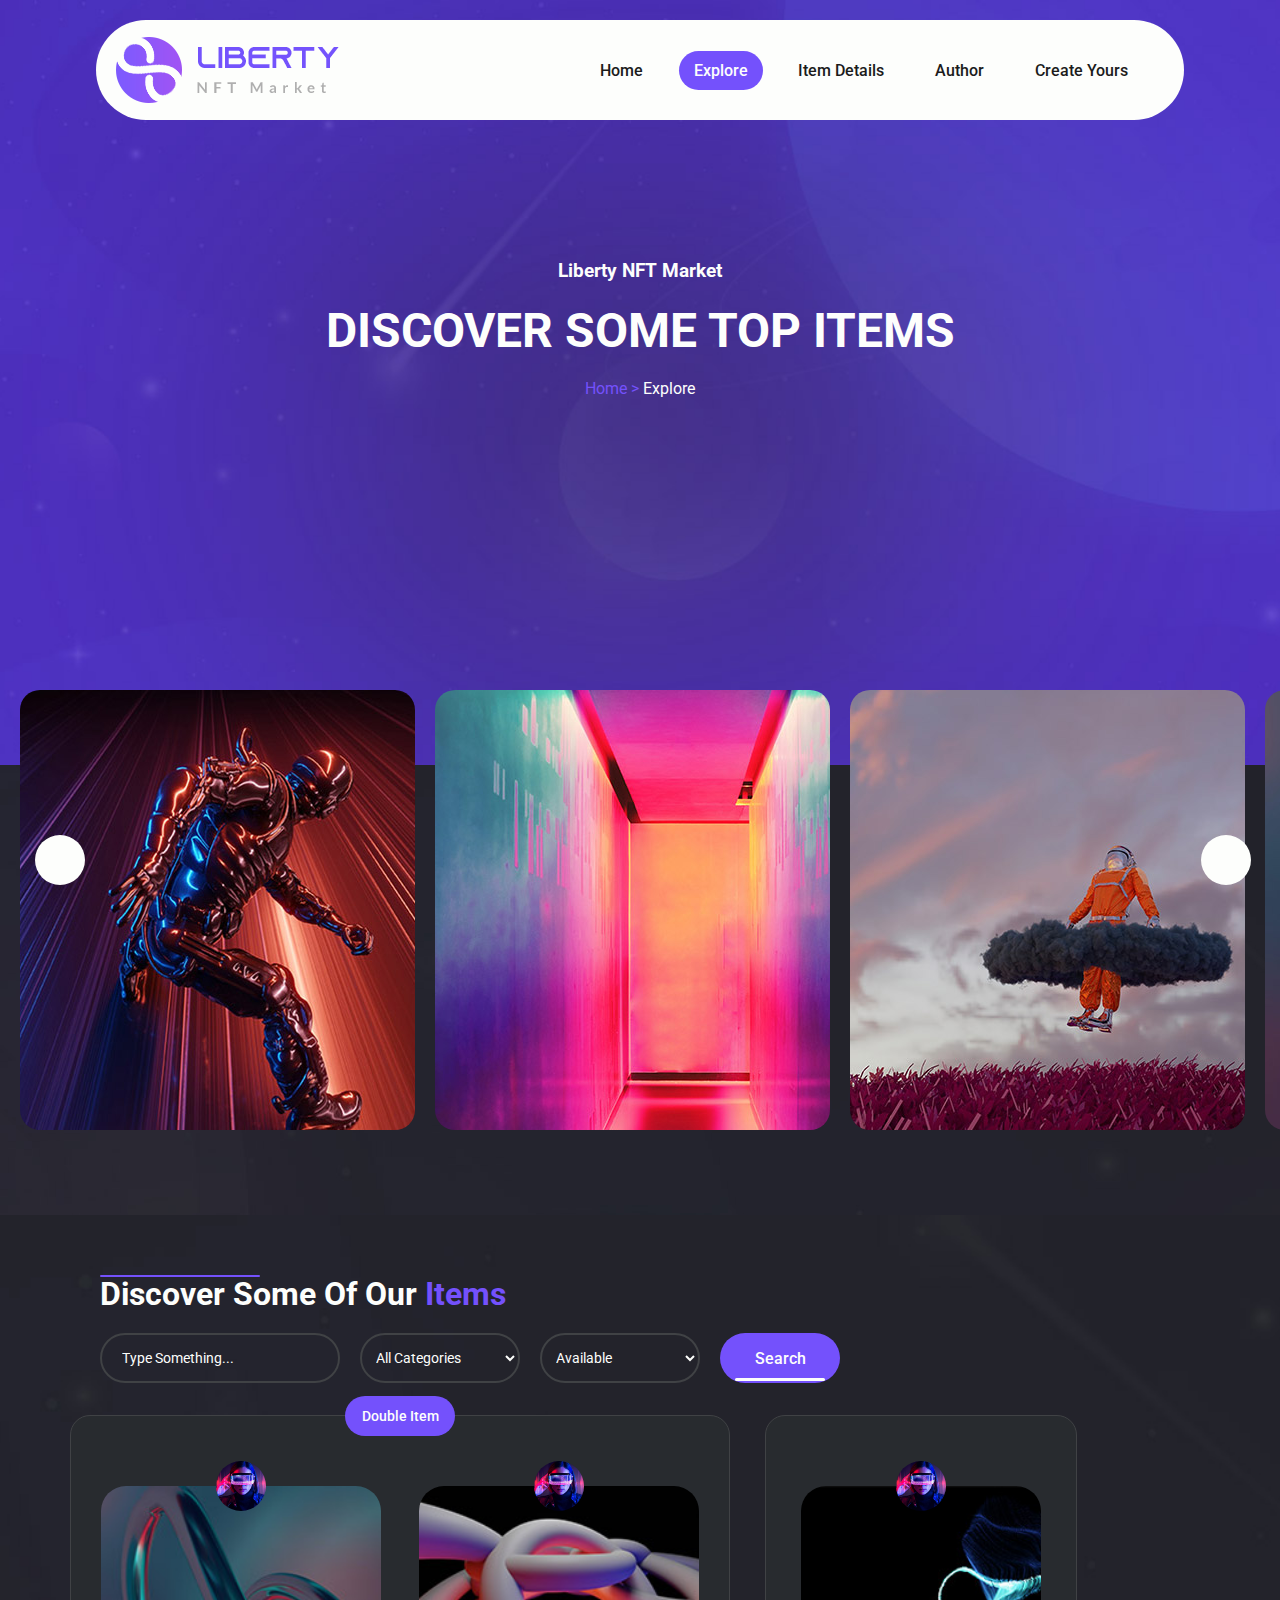
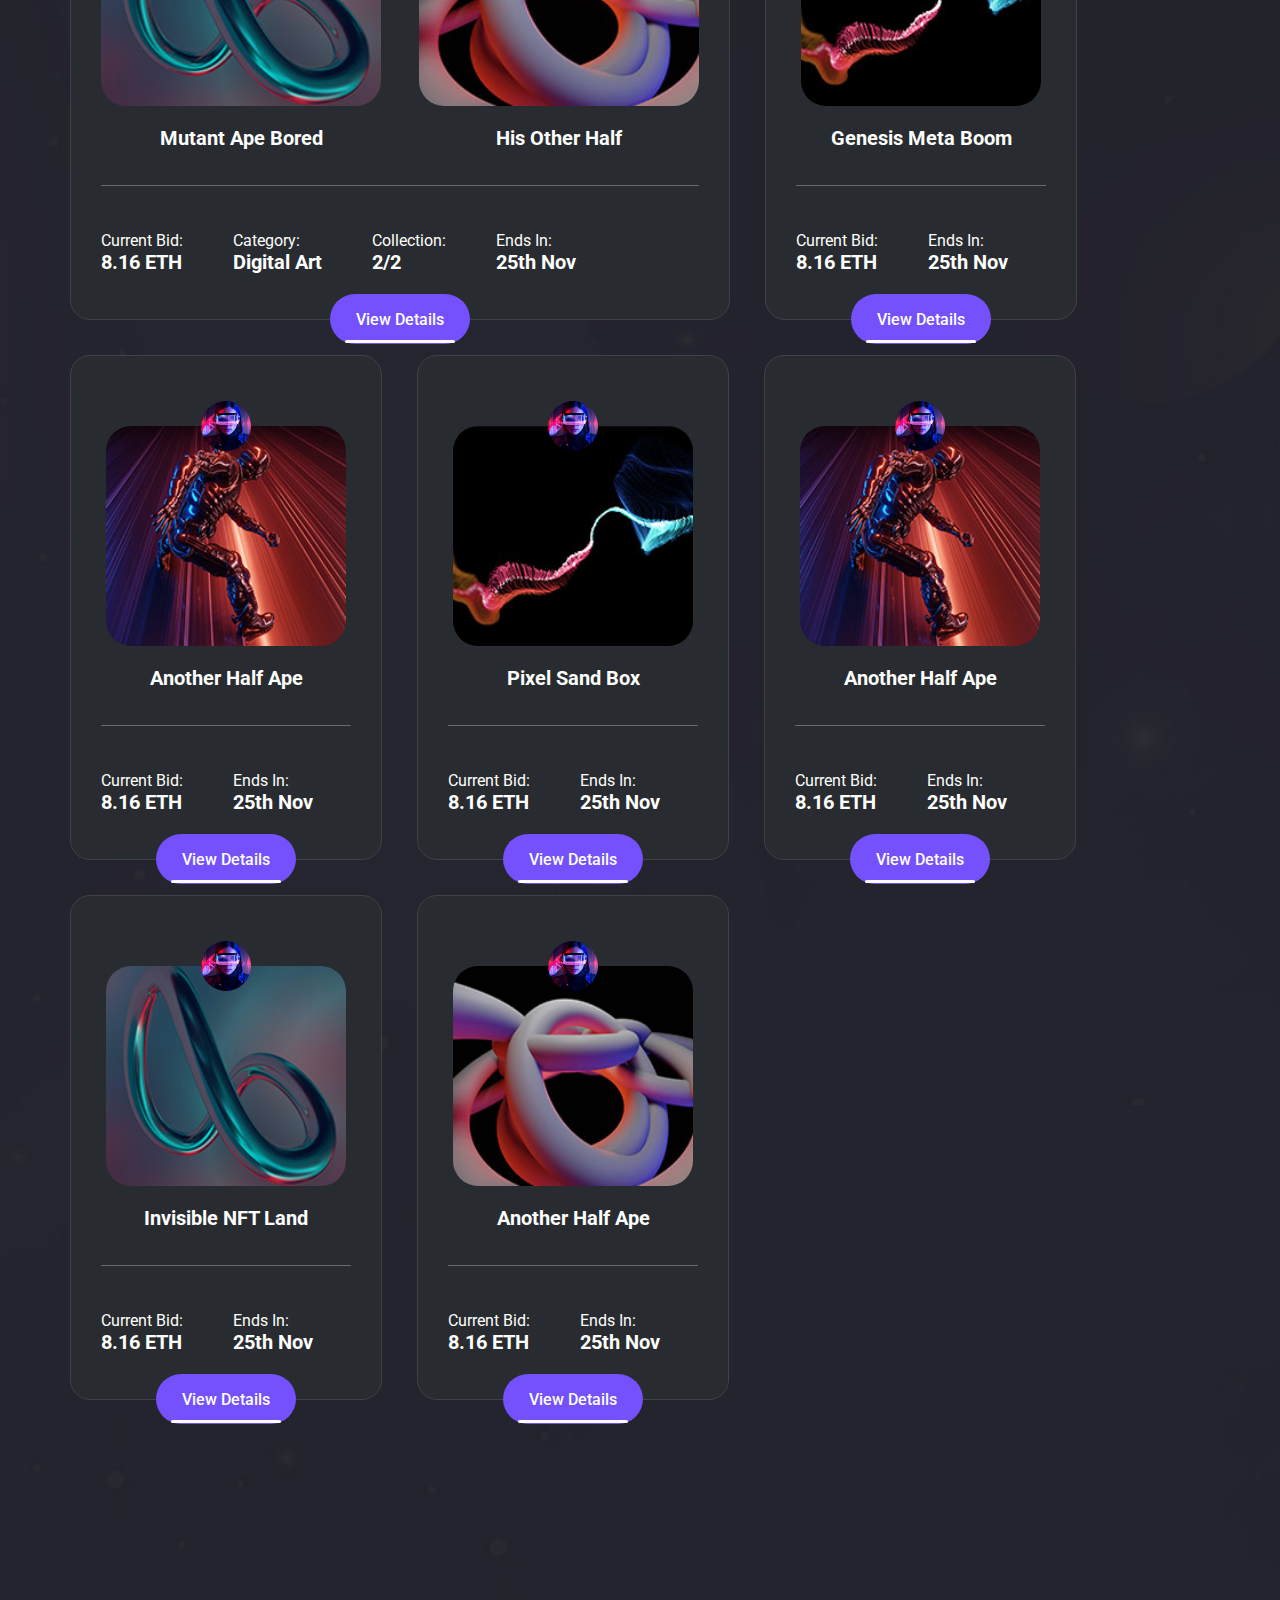
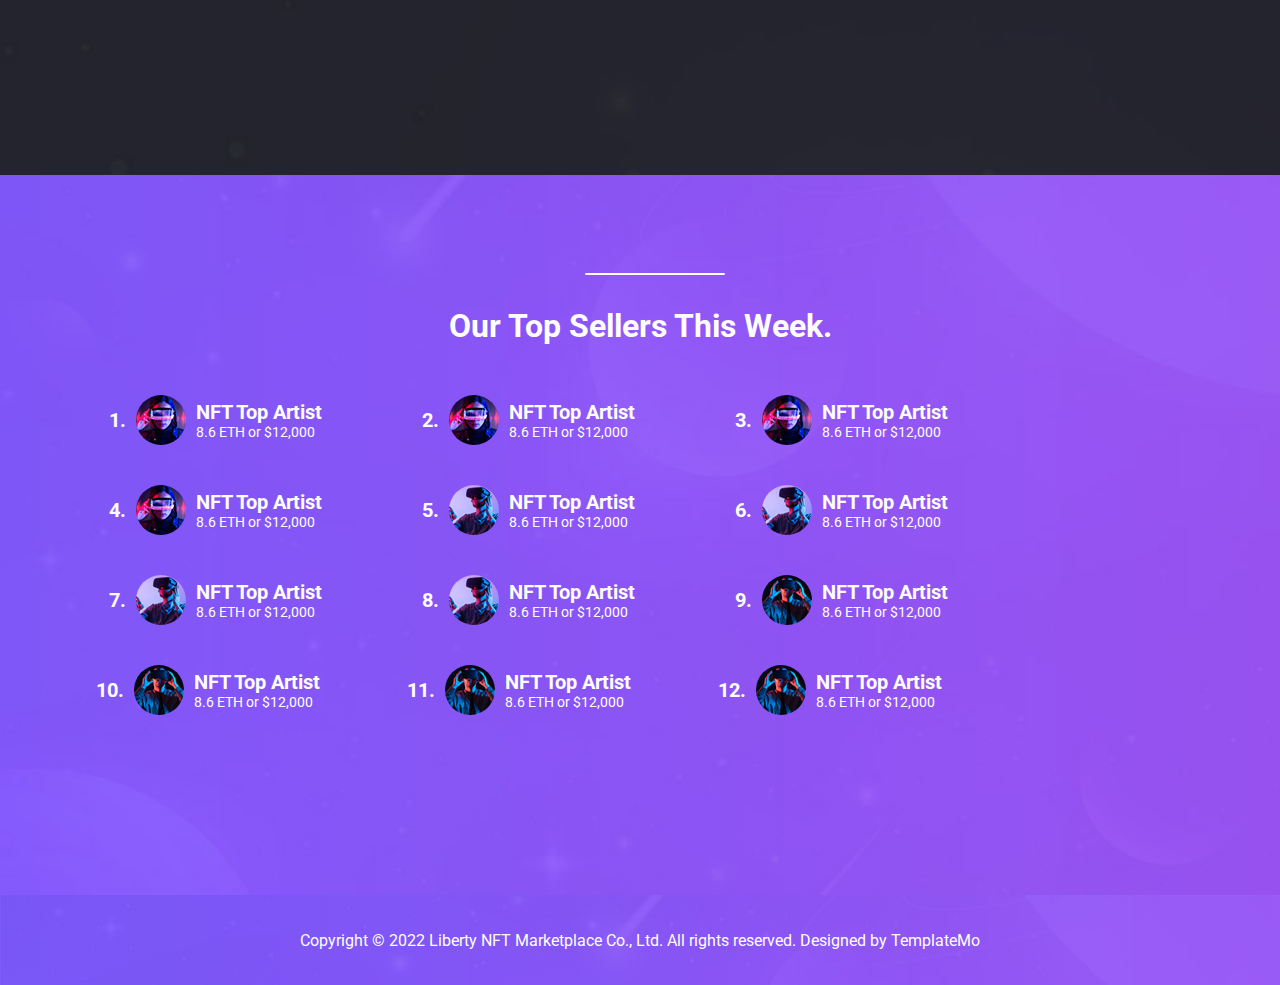
<file: Liberty/explore.html>
<!DOCTYPE html>
<html lang="en">
<head>
    <meta charset="UTF-8">
    <meta http-equiv="X-UA-Compatible" content="IE=edge">
    <meta name="viewport" content="width=device-width, initial-scale=1.0">
    <link rel="stylesheet" href="https://cdnjs.cloudflare.com/ajax/libs/font-awesome/6.1.2/css/all.min.css" integrity="sha512-1sCRPdkRXhBV2PBLUdRb4tMg1w2YPf37qatUFeS7zlBy7jJI8Lf4VHwWfZZfpXtYSLy85pkm9GaYVYMfw5BC1A==" crossorigin="anonymous" referrerpolicy="no-referrer" />
    <link rel="preconnect" href="https://fonts.googleapis.com">
    <link rel="preconnect" href="https://fonts.gstatic.com" crossorigin>
    <link href="https://fonts.googleapis.com/css2?family=Roboto:wght@400;500;700&display=swap" rel="stylesheet">
    <link rel="stylesheet" href="sass/explore.css">
    <script src="js/explore.js" defer></script>
    <title>Liberty NFT Market - Explore</title>
</head>
<body>
    <div class="load"></div>
    <header>
        <nav>
            <img src="sass/images/logo.png" alt="">
            <button class="menu"><i class="fa-solid fa-bars"></i></button>
            <ul>
                <li class="link"><a href="index.html">Home</a></li>
                <li class="link link__active"><a href="explore.html">Explore</a></li>
                <li class="link"><a href="details.html">Item Details</a></li>
                <li class="link"><a href="author.html">Author</a></li>
                <li class="link"><a href="create.html">Create Yours</a></li>
            </ul>
        </nav>
        <div class="text">
            <h3>Liberty NFT Market</h3>
            <h1>DISCOVER SOME TOP ITEMS</h1>
            <p><span>Home > </span><a href="">Explore</a></p>
        </div>
    </header>
    <section class="discover">
        <div class="discover__slide">
                <div class="buttons">
                    <button class="btn btn__slide prev" id="prev"><i class="fa-solid fa-angle-left"></i></button>
                    <button class="btn btn__slide next" id="next"><i class="fa-solid fa-angle-right"></i></button>
                </div>
            <div id="slider">
                <div class="slide__container" id="last">
                    <div class="slide">
                    <img src="./sass/images/featured-04.jpg" alt="">
                    <div class="card">
                        <h2>Bored Ape Kennel Club</h2>
                        <div class="artist__info">
                            <img src="./sass/images/author.jpg" alt="">
                        <div class="artist__info__text">
                            <p>Liberty Artist</p>
                            <p class="account">@libertyart</p>
                        </div>
                        </div>
                    </div>
                </div>
                </div>
                <div class="slide__container">
                    <div class="slide">
                    <img src="./sass/images/featured-01.jpg" alt="">
                    <div class="card">
                        <h2>Bored Ape Kennel Club</h2>
                        <div class="artist__info">
                            <img src="./sass/images/author.jpg" alt="">
                        <div class="artist__info__text">
                            <p>Liberty Artist</p>
                            <p class="account">@libertyart</p>
                        </div>
                        </div>
                    </div>
                </div>
                </div>
                <div class="slide__container">
                    <div class="slide">
                    <img src="./sass/images/featured-02.jpg" alt="">
                    <div class="card">
                        <h2>Bored Ape Kennel Club</h2>
                        <div class="artist__info">
                            <img src="./sass/images/author.jpg" alt="">
                        <div class="artist__info__text">
                            <p>Liberty Artist</p>
                            <p class="account">@libertyart</p>
                        </div>
                        </div>
                    </div>
                </div>
                </div>
                <div class="slide__container">
                    <div class="slide">
                    <img src="./sass/images/featured-03.jpg" alt="">
                    <div class="card">
                        <h2>Bored Ape Kennel Club</h2>
                        <div class="artist__info">
                            <img src="./sass/images/author.jpg" alt="">
                        <div class="artist__info__text">
                            <p>Liberty Artist</p>
                            <p class="account">@libertyart</p>
                        </div>
                        </div>
                    </div>
                </div>
                </div>
                <div class="slide__container">
                    <div class="slide">
                    <img src="./sass/images/featured-04.jpg" alt="">
                    <div class="card">
                        <h2>Bored Ape Kennel Club</h2>
                        <div class="artist__info">
                            <img src="./sass/images/author.jpg" alt="">
                        <div class="artist__info__text">
                            <p>Liberty Artist</p>
                            <p class="account">@libertyart</p>
                        </div>
                        </div>
                    </div>
                </div>
                </div>
                <div class="slide__container" id="first">
                    <div class="slide">
                    <img src="./sass/images/featured-01.jpg" alt="">
                    <div class="card">
                        <h2>Bored Ape Kennel Club</h2>
                        <div class="artist__info">
                            <img src="./sass/images/author.jpg" alt="">
                        <div class="artist__info__text">
                            <p>Liberty Artist</p>
                            <p class="account">@libertyart</p>
                        </div>
                        </div>
                    </div>
                </div>
                </div>
                <div class="slide__container">
                    <div class="slide">
                    <img src="./sass/images/featured-02.jpg" alt="">
                    <div class="card">
                        <h2>Bored Ape Kennel Club</h2>
                        <div class="artist__info">
                            <img src="./sass/images/author.jpg" alt="">
                        <div class="artist__info__text">
                            <p>Liberty Artist</p>
                            <p class="account">@libertyart</p>
                        </div>
                        </div>
                    </div>
                </div>
                </div>
                <div class="slide__container">
                    <div class="slide">
                    <img src="./sass/images/featured-03.jpg" alt="">
                    <div class="card">
                        <h2>Bored Ape Kennel Club</h2>
                        <div class="artist__info">
                            <img src="./sass/images/author.jpg" alt="">
                        <div class="artist__info__text">
                            <p>Liberty Artist</p>
                            <p class="account">@libertyart</p>
                        </div>
                        </div>
                    </div>
                </div>
                </div>
            </div>
        </div>
        </div>
    </section>
    <section class="discover__items">
        <div class="discover__items__text">
            <div class="discover__items__text__header">
                <span class="line line__secondary"></span>
                <h1>Discover Some Of Our <span>Items</span></h1>
            </div>
            <div class="discover__items__text__search">
                <input type="text" name="" id="name" placeholder="Type Something...">
                <select name="" id="" class="categories">
                    <option value="" selected>All Categories</option>
                    <option value="music">Music</option>
                    <option value="digital">Digital</option>
                    <option value="blockchain">Blockchain</option>
                    <option value="virtual">Virtual</option>
                </select>
                <select name="" id="" class="available">
                    <option value="available" selected>Available</option>
                    <option value="ending">Ending Soon</option>
                    <option value="coming">Coming Soon</option>
                    <option value="closed">Closed</option>
                </select>
                <button class="btn btn__primary">Search<span class="line"></span></button>
            </div>
        </div>
        <div class="cards">
            <div class="card double">
                <div class="btn__primary">Double Item</div>
                <div class="images">
                    <div class="image">
                        <img src="./sass/images/single-author.jpg" alt="" class="author">
                        <img src="./sass/images/discover-01.jpg" alt="" class="nft">
                        <h3>Mutant Ape Bored</h3>
                    </div>
                    <div class="image">
                        <img src="./sass/images/single-author.jpg" alt="" class="author">
                        <img src="./sass/images/discover-02.jpg" alt="" class="nft">
                        <h3>His Other Half</h3>
                    </div>
                </div>
                <span class="line"></span>
                <div class="info">
                    <div class="bid">
                        <p>Current Bid:</p>
                        <h3>8.16 ETH</h3>
                    </div>
                    <div class="category">
                        <p>Category: </p>
                        <h3>Digital Art</h3>
                    </div>
                    <div class="collection">
                        <p>Collection:</p>
                        <h3>2/2</h3>
                    </div>
                    <div class="ends">
                        <p>Ends In:</p>
                        <h3>25th Nov</h3>
                    </div>
                </div>
                <button class="btn btn__primary" onclick="location.href='details.html'">View Details <span class="line"></span></button>
            </div>
            <div class="card">
                <div class="image">
                    <img src="./sass/images/single-author.jpg" alt="" class="author">
                    <img src="./sass/images/discover-03.jpg" alt="" class="nft">
                    <h3>Genesis Meta Boom</h3>
                </div>
                <span class="line"></span>
                <div class="info">
                    <div class="bid">
                        <p>Current Bid:</p>
                        <h3>8.16 ETH</h3>
                    </div>
                    <div class="ends">
                        <p>Ends In:</p>
                        <h3>25th Nov</h3>
                    </div>
                </div>
                <button class="btn btn__primary" onclick="location.href='details.html'">View Details <span class="line"></span></button>
            </div>
            <div class="card">
                <div class="image">
                    <img src="./sass/images/single-author.jpg" alt="" class="author">
                    <img src="./sass/images/discover-04.jpg" alt="" class="nft">
                    <h3>Another Half Ape</h3>
                </div>
                <span class="line"></span>
                <div class="info">
                    <div class="bid">
                        <p>Current Bid:</p>
                        <h3>8.16 ETH</h3>
                    </div>
                    <div class="ends">
                        <p>Ends In:</p>
                        <h3>25th Nov</h3>
                    </div>
                </div>
                <button class="btn btn__primary" onclick="location.href='details.html'">View Details <span class="line"></span></button>
            </div>
            <div class="card">
                <div class="image">
                    <img src="./sass/images/single-author.jpg" alt="" class="author">
                    <img src="./sass/images/discover-03.jpg" alt="" class="nft">
                    <h3>Pixel Sand Box</h3>
                </div>
                <span class="line"></span>
                <div class="info">
                    <div class="bid">
                        <p>Current Bid:</p>
                        <h3>8.16 ETH</h3>
                    </div>
                    <div class="ends">
                        <p>Ends In:</p>
                        <h3>25th Nov</h3>
                    </div>
                </div>
                <button class="btn btn__primary" onclick="location.href='details.html'">View Details <span class="line"></span></button>
            </div>
            <div class="card">
                <div class="image">
                    <img src="./sass/images/single-author.jpg" alt="" class="author">
                    <img src="./sass/images/discover-04.jpg" alt="" class="nft">
                    <h3>Another Half Ape</h3>
                </div>
                <span class="line"></span>
                <div class="info">
                    <div class="bid">
                        <p>Current Bid:</p>
                        <h3>8.16 ETH</h3>
                    </div>
                    <div class="ends">
                        <p>Ends In:</p>
                        <h3>25th Nov</h3>
                    </div>
                </div>
                <button class="btn btn__primary" onclick="location.href='details.html'">View Details <span class="line"></span></button>
            </div>
            <div class="card">
                <div class="image">
                    <img src="./sass/images/single-author.jpg" alt="" class="author">
                    <img src="./sass/images/discover-01.jpg" alt="" class="nft">
                    <h3>Invisible NFT Land</h3>
                </div>
                <span class="line"></span>
                <div class="info">
                    <div class="bid">
                        <p>Current Bid:</p>
                        <h3>8.16 ETH</h3>
                    </div>
                    <div class="ends">
                        <p>Ends In:</p>
                        <h3>25th Nov</h3>
                    </div>
                </div>
                <button class="btn btn__primary" onclick="location.href='details.html'">View Details <span class="line"></span></button>
            </div>
            <div class="card">
                <div class="image">
                    <img src="./sass/images/single-author.jpg" alt="" class="author">
                    <img src="./sass/images/discover-02.jpg" alt="" class="nft">
                    <h3>Another Half Ape</h3>
                </div>
                <span class="line"></span>
                <div class="info">
                    <div class="bid">
                        <p>Current Bid:</p>
                        <h3>8.16 ETH</h3>
                    </div>
                    <div class="ends">
                        <p>Ends In:</p>
                        <h3>25th Nov</h3>
                    </div>
                </div>
                <button class="btn btn__primary" onclick="location.href='details.html'">View Details <span class="line"></span></button>
            </div>
        </div>
    </section>
    <section class="sellers">
        <div class="sellers__header">
            <span class="line"></span>
            <h1>Our Top Sellers This Week.</h1>
        </div>
        <div class="sellers__list">
            <div class="sellers__list__profile">
                <h2>1.</h2>
                <img src="./sass/images/author.jpg" alt="">
                <div class="info">
                    <h2>NFT Top Artist</h2>
                    <p>8.6 ETH or $12,000</p>
                </div>
            </div>
            <div class="sellers__list__profile">
                <h2>2.</h2>
                <img src="./sass/images/author.jpg" alt="">
                <div class="info">
                    <h2>NFT Top Artist</h2>
                    <p>8.6 ETH or $12,000</p>
                </div>
            </div>
            <div class="sellers__list__profile">
                <h2>3.</h2>
                <img src="./sass/images/author.jpg" alt="">
                <div class="info">
                    <h2>NFT Top Artist</h2>
                    <p>8.6 ETH or $12,000</p>
                </div>
            </div>
            <div class="sellers__list__profile">
                <h2>4.</h2>
                <img src="./sass/images/author.jpg" alt="">
                <div class="info">
                    <h2>NFT Top Artist</h2>
                    <p>8.6 ETH or $12,000</p>
                </div>
            </div>
            <div class="sellers__list__profile">
                <h2>5.</h2>
                <img src="./sass/images/author-02.jpg" alt="">
                <div class="info">
                    <h2>NFT Top Artist</h2>
                    <p>8.6 ETH or $12,000</p>
                </div>
            </div>
            <div class="sellers__list__profile">
                <h2>6.</h2>
                <img src="./sass/images/author-02.jpg" alt="">
                <div class="info">
                    <h2>NFT Top Artist</h2>
                    <p>8.6 ETH or $12,000</p>
                </div>
            </div>
            <div class="sellers__list__profile">
                <h2>7.</h2>
                <img src="./sass/images/author-02.jpg" alt="">
                <div class="info">
                    <h2>NFT Top Artist</h2>
                    <p>8.6 ETH or $12,000</p>
                </div>
            </div>
            <div class="sellers__list__profile">
                <h2>8.</h2>
                <img src="./sass/images/author-02.jpg" alt="">
                <div class="info">
                    <h2>NFT Top Artist</h2>
                    <p>8.6 ETH or $12,000</p>
                </div>
            </div>
            <div class="sellers__list__profile">
                <h2>9.</h2>
                <img src="./sass/images/author-03.jpg" alt="">
                <div class="info">
                    <h2>NFT Top Artist</h2>
                    <p>8.6 ETH or $12,000</p>
                </div>
            </div>
            <div class="sellers__list__profile">
                <h2>10.</h2>
                <img src="./sass/images/author-03.jpg" alt="">
                <div class="info">
                    <h2>NFT Top Artist</h2>
                    <p>8.6 ETH or $12,000</p>
                </div>
            </div>
            <div class="sellers__list__profile">
                <h2>11.</h2>
                <img src="./sass/images/author-03.jpg" alt="">
                <div class="info">
                    <h2>NFT Top Artist</h2>
                    <p>8.6 ETH or $12,000</p>
                </div>
            </div>
            <div class="sellers__list__profile">
                <h2>12.</h2>
                <img src="./sass/images/author-03.jpg" alt="">
                <div class="info">
                    <h2>NFT Top Artist</h2>
                    <p>8.6 ETH or $12,000</p>
                </div>
            </div>
        </div>
    </section>
    <footer>
        <p>Copyright © 2022 Liberty NFT Marketplace Co., Ltd. All rights reserved.    Designed by TemplateMo</p>
    </footer>
</body>
</html>
</file>
<file: Liberty/sass/main.css>
.btn {
  cursor: pointer;
  border: none;
  position: relative;
  transition: 0.2s;
}
.btn__primary {
  background-color: rgb(116, 81, 252);
  color: rgb(253, 254, 252);
  height: 50px;
  border-radius: 25px;
  font-weight: 500;
  position: relative;
}
.btn__primary:hover {
  color: rgb(116, 81, 252);
  background-color: rgb(253, 254, 252);
}
.btn__secondary {
  border-radius: 20px;
  font-weight: 500;
}
.btn__secondary:hover {
  background-color: rgb(116, 81, 252);
}
.btn__slide {
  height: 50px;
  width: 50px;
  background-color: rgb(253, 254, 252);
  border-radius: 50%;
  z-index: 100;
  display: flex;
  align-items: center;
  justify-content: center;
  transition: 0.3s ease-in-out;
}
.btn__slide i {
  color: rgb(116, 81, 252);
  font-size: 18px;
}
.btn__slide:hover {
  background-color: rgb(116, 81, 252);
}
.btn__slide:hover i {
  color: rgb(253, 254, 252);
}
.btn__slide:focus {
  outline-color: rgb(116, 81, 252);
}

.card {
  background: rgb(40, 43, 47);
  border: 1px solid rgb(64, 66, 69);
  border-radius: 20px;
}

.line {
  width: calc(100% - 30px);
  height: 3px;
  background-color: rgb(253, 254, 252);
  position: absolute;
  bottom: 2px;
  left: 15px;
  border-radius: 2px;
}
.line.line__secondary {
  background-color: rgb(116, 81, 252);
}

nav {
  width: 85%;
  height: 100px;
  background: rgb(253, 254, 252);
  margin: 20px auto;
  padding: 0 20px;
  border-radius: 50px;
  z-index: 100;
  display: flex;
  align-items: center;
  justify-content: space-between;
  transition: 0.5s width ease-in-out;
}
nav .menu {
  display: none;
}
nav ul {
  width: 600px;
  list-style: none;
  display: flex;
  justify-content: space-evenly;
}
nav .link {
  cursor: pointer;
  padding: 10px 15px;
  border-radius: 25px;
  font-weight: 500;
  transition: 0.2s;
}
nav .link a {
  text-decoration: none;
  color: rgb(27, 27, 27);
}
nav .link.link__active, nav .link:hover {
  background: rgb(116, 81, 252);
}
nav .link.link__active a, nav .link:hover a {
  color: rgb(253, 254, 252);
}

.scroll {
  height: 70px;
  width: 100%;
  margin: 0;
  z-index: 100;
  border-radius: 0;
  position: fixed;
  transition: 0.5s margin ease-out;
}
.scroll img {
  transform: scale(0.75);
  background-color: rgb(253, 254, 252);
}

@media (max-width: 960px) {
  nav {
    width: 100%;
    border-radius: 0;
    margin: 0;
    z-index: 10;
  }
  nav .menu {
    display: block;
    cursor: pointer;
    height: 50px;
    width: 50px;
    border: none;
    background: transparent;
    transition: 0.2s ease-in-out;
  }
  nav .menu:hover {
    background-color: rgb(116, 81, 252);
  }
  nav .menu:hover i {
    color: rgb(253, 254, 252);
  }
  nav .menu i {
    color: rgb(116, 81, 252);
    font-size: 36px;
  }
  nav ul {
    width: 90%;
    height: 250px;
    position: absolute;
    top: 100px;
    left: 40px;
    display: flex;
    flex-direction: column;
    justify-content: center;
    align-items: center;
    background-color: rgb(253, 254, 252);
    outline: rgb(116, 81, 252);
    z-index: -1;
    transform: translateY(-150%);
    transition: transform 0.3s ease-in-out;
  }
  nav ul.toggle {
    transform: translateY(0);
    z-index: 1;
  }
  nav ul .link {
    width: 100%;
    height: 20%;
    display: flex;
    align-items: center;
    justify-content: center;
    border-radius: 0;
    border-bottom: 0.5px solid rgb(209, 209, 209);
  }
  nav ul .link a {
    width: 100%;
  }
  nav ul .linklink__active {
    background-color: rgb(253, 254, 252);
    color: rgb(116, 81, 252);
  }
  nav.scroll {
    height: 100px;
    z-index: 100;
    background-color: rgb(253, 254, 252);
  }
  nav.scroll > {
    background-color: rgb(253, 254, 252);
  }
}
@media (max-width: 428px) {
  nav img {
    height: 40px;
    width: 150px;
  }
  nav ul {
    width: 80%;
    margin-left: -20px;
  }
}
* {
  margin: 0;
  padding: 0;
  box-sizing: border-box;
  font-family: "Roboto", sans-serif;
}

.load {
  width: 100%;
  height: 100vh;
  background: url("images/load.gif") no-repeat center center/cover;
  background-size: 10%;
  background-color: rgb(27, 27, 27);
}

::-moz-selection {
  background-color: rgb(116, 81, 252);
  color: rgb(253, 254, 252);
}

::selection {
  background-color: rgb(116, 81, 252);
  color: rgb(253, 254, 252);
}

.create {
  width: 100%;
  height: 75vh;
  padding: 50px 20px;
  color: rgb(253, 254, 252);
  background: url("./images/main-bg.jpg") center center/cover;
}
.create__text {
  width: 85%;
  margin: 50px auto;
  display: flex;
  justify-content: space-between;
}
.create__text button {
  width: 200px;
  font-size: 16px;
}
.create__text .left {
  display: flex;
  flex-direction: column;
  gap: 20px;
}
.create__text .left h1 {
  font-size: 28px;
}
.create__text .left .line {
  position: relative;
  left: 0;
  height: 2px;
  width: 150px;
}
.create__div {
  max-width: 85%;
  margin: 50px auto;
  display: flex;
  flex-direction: row;
  gap: 50px;
}
.create__nft {
  display: flex;
  gap: 30px;
}
.create__nft:nth-child(1) {
  flex-direction: column;
}
.create__nft .icons {
  height: 60px;
  width: 60px;
  background-color: rgb(253, 254, 252);
  display: flex;
  align-items: center;
  justify-content: center;
  border-radius: 50%;
}
.create__nft p {
  line-height: 1.6;
}
.create__nft .create__line {
  display: flex;
  flex-direction: column;
}
.create__nft .create__line .line {
  position: relative;
  margin-left: -10px;
  width: 1px;
  height: 100%;
  opacity: 0.5;
  background-color: rgb(253, 254, 252);
}
.create__nft .create__info {
  display: flex;
  flex-direction: column;
  gap: 20px;
}

@media (max-width: 960px) {
  .create {
    height: 140vh;
    gap: 50px;
  }
  .create__text {
    display: flex;
    flex-direction: column;
    align-items: center;
    gap: 50px;
  }
  .create__text .left .line {
    margin: auto;
  }
  .create__div {
    width: 60%;
    display: flex;
    flex-direction: column;
    margin: auto;
  }
}
@media (max-width: 800px) {
  .create {
    height: 150vh;
  }
}
@media (max-width: 428px) {
  .create {
    height: 200vh;
    width: 100%;
    padding: 0 10px;
    text-align: center;
  }
  .create__text {
    width: 100%;
  }
}
@media (max-width: 380px) {
  .create {
    height: 240vh;
  }
}
footer {
  width: 100%;
  height: 10vh;
  padding: 0 20px;
  background: url("./images/main-bg.jpg");
  color: rgb(253, 254, 252);
  display: flex;
  align-items: center;
  justify-content: center;
  text-align: center;
}

* {
  margin: 0;
  padding: 0;
  box-sizing: border-box;
  font-family: "Roboto", sans-serif;
}

body {
  display: flex;
  flex-direction: column;
  overflow-x: hidden;
}

header {
  width: 100vw;
  height: 800px;
  padding-bottom: 50px;
  background: url("./images/banner-bg.jpg") no-repeat center center/cover;
}

.list {
  display: none;
}

.banner {
  max-width: 85%;
  margin: 100px auto;
  color: rgb(253, 254, 252);
  display: flex;
  justify-content: flex-start;
  gap: 150px;
}
.banner__text {
  width: 40%;
  display: flex;
  margin-top: 50px;
  flex-direction: column;
  gap: 20px;
}
.banner__text h3 {
  font-size: 24px;
}
.banner__text h1 {
  font-size: 48px;
}
.banner__text p {
  line-height: 1.6;
}
.banner__text .banner__buttons {
  display: flex;
  gap: 20px;
}
.banner__text .banner__buttons .btn {
  height: 50px;
  width: 200px;
  font-size: 16px;
}
.banner__text .banner__buttons .btn__secondary {
  background-color: transparent;
  color: rgb(253, 254, 252);
  border-radius: 25px;
  border: 2px solid rgb(116, 81, 252);
}
.banner__text .banner__buttons .btn__secondary:hover {
  background-color: rgb(116, 81, 252);
}
.banner__text .banner__buttons .btn__secondary .line {
  bottom: 0px;
}
.banner__slider {
  height: 550px;
  width: 500px;
  display: flex;
  flex-direction: column;
  align-items: center;
  gap: 20px;
  overflow: hidden;
}
.banner .slider__images {
  height: 400px;
  width: 500px;
  display: flex;
}
.banner .slider__images img {
  height: 400px;
  width: 500px;
  -o-object-fit: cover;
     object-fit: cover;
  border-radius: 25px;
}
.banner .slider__buttons {
  height: 50px;
  width: 100%;
  display: flex;
  justify-content: center;
  align-items: center;
  gap: 20px;
  z-index: 1;
}

.categories {
  width: 100%;
  height: 200vh;
  background: url("./images/dark-bg.jpg") center center/cover;
  padding: 100px 20px;
  display: flex;
  flex-direction: column;
  align-items: center;
  gap: 20px;
}
.categories .category__text {
  padding: 20px 10px;
  display: flex;
  flex-direction: column;
  align-items: center;
  text-align: center;
  gap: 10px;
}
.categories .category__text .line__secondary {
  position: relative;
  width: 100px;
  margin: 30px 0;
}
.categories h1 {
  font-size: 28px;
  color: rgb(253, 254, 252);
}
.categories h1 span {
  color: rgb(116, 81, 252);
}
.categories .cards {
  max-width: 100%;
  padding: 70px 10px;
  display: flex;
  justify-content: center;
  align-items: center;
  gap: 20px;
}
.categories .card {
  width: 190px;
  height: 160px;
  padding: 10px;
  display: flex;
  flex-direction: column;
  align-items: center;
  text-align: center;
  gap: 10px;
}
.categories .card .category {
  display: flex;
  flex-direction: column;
  align-items: center;
  gap: 10px;
  margin-top: 25px;
}
.categories .card .category .icons {
  width: 60px;
  height: 60px;
  background-color: rgb(253, 254, 252);
  border-radius: 50%;
  display: flex;
  align-items: center;
  justify-content: center;
}
.categories .card .category h2 {
  color: rgb(253, 254, 252);
  font-size: 18px;
}
.categories .card .category .category__btn .btn {
  opacity: 0;
  transition: opacity 0.3s ease-in-out;
}
.categories .card:hover .category__btn .btn {
  opacity: 1;
}

.card__slider {
  height: 600px;
  width: 90%;
  padding: 60px 20px;
  margin: auto;
  display: flex;
  align-items: center;
  overflow: hidden;
}
.card__slider .buttons {
  position: absolute;
  width: 88.5%;
  margin-left: -20px;
  display: flex;
  align-items: center;
  justify-content: space-between;
}
.card__slider .buttons button {
  position: absolute;
}
.card__slider .buttons button:nth-child(2) {
  right: 0;
}
.card__slider .slider {
  height: 500px;
  display: flex;
}
.card__slider .slider__cards {
  width: 440px;
}
.card__slider .slider__cards .card__slide {
  padding: 0;
  width: 420px;
  height: 480px;
  overflow: hidden;
  display: flex;
  flex-direction: column;
  align-items: center;
}
.card__slider .slider__cards .card__slide img {
  width: 100%;
}
.card__slider .slider__cards .card__slide__info {
  margin: 10px;
  width: 90%;
  color: rgb(253, 254, 252);
  text-align: left;
  display: flex;
  flex-direction: column;
  gap: 15px;
}
.card__slider .slider__cards .card__slide__info span {
  width: 100%;
  margin-left: -15px;
  height: 0.5px;
  opacity: 0.3;
  position: relative;
}
.card__slider .slider__cards .card__slide .info {
  display: flex;
  justify-content: space-between;
}
.card__slider .slider__cards .card__slide .info__text:nth-child(2) {
  text-align: right;
}
.card__slider .slider__cards .card__slide button {
  width: 250px;
  font-size: 16px;
  position: absolute;
  margin: 454px auto;
}

.items {
  width: 100%;
  height: 225vh;
  padding: 30px 20px;
  background: url("./images/dark-bg.jpg");
}
.items__nav {
  width: 85%;
  margin: 50px auto;
  display: flex;
  align-items: center;
  justify-content: space-between;
  color: rgb(253, 254, 252);
}
.items__nav .left {
  display: flex;
  flex-direction: column;
  gap: 20px;
}
.items__nav .left h1 {
  font-size: 28px;
}
.items__nav .left h1 .first-word {
  color: rgb(116, 81, 252);
}
.items__nav .left .line {
  position: relative;
  background-color: rgb(116, 81, 252);
  left: 0;
  height: 1px;
  width: 150px;
}
.items__nav nav {
  width: 550px;
  margin: 0;
  padding: 0;
  display: flex;
  gap: 10px;
  background-color: transparent;
  z-index: 1;
}
.items__nav nav .btn {
  height: 40px;
  padding: 0 15px;
  font-size: 16px;
}
.items__nav nav .btn__primary {
  color: rgb(253, 254, 252);
}
.items__nav nav .btn__secondary {
  background: transparent;
  color: rgb(253, 254, 252);
  font-weight: 500;
}
.items__nav nav .btn:hover {
  background-color: rgb(116, 81, 252);
}
.items__cards {
  max-width: 90%;
  margin-left: 100px;
  display: flex;
  flex-wrap: wrap;
  gap: 25px;
}
.items__cards .card {
  height: 400px;
  width: 550px;
  color: rgb(253, 254, 252);
  overflow: hidden;
  display: flex;
  gap: 30px;
  padding: 25px;
}
.items__cards .card img {
  border-radius: 25px;
}
.items__cards .card__items__info {
  width: 100%;
  display: flex;
  flex-direction: column;
  gap: 30px;
}
.items__cards .card__items__info h2 {
  font-size: 20px;
}
.items__cards .card__items__info .artist {
  display: flex;
  gap: 15px;
  padding: 10px 0;
}
.items__cards .card__items__info .artist img {
  height: 50px;
  width: 50px;
  border-radius: 50%;
}
.items__cards .card__items__info .artist__info {
  display: flex;
  flex-direction: column;
  justify-content: space-around;
}
.items__cards .card__items__info .artist .account {
  font-weight: 500;
  color: rgb(116, 81, 252);
}
.items__cards .card__items__info .line {
  position: relative;
  width: 100%;
  left: 0;
  height: 1px;
  opacity: 0.5;
}
.items__cards .card__items__info .bid {
  width: 100%;
  padding: 10px 0;
  display: flex;
  justify-content: space-between;
}
.items__cards .card__items__info .bid__current, .items__cards .card__items__info .bid__end {
  display: flex;
  flex-direction: column;
  gap: 10px;
}
.items__cards .card__items__info .bid__current h2, .items__cards .card__items__info .bid__end h2 {
  font-size: 18px;
}
.items__cards .card__items__info .bid__end {
  text-align: end;
}
.items__cards .card__items__info a {
  position: relative;
  top: 10px;
  color: rgb(116, 81, 252);
  font-weight: 500;
}

@media (max-width: 1440px) {
  .card__slider {
    width: 88%;
  }
  .card__slider .buttons {
    width: 86.25%;
    margin-right: 5px;
  }
  .card__slider .slider__cards {
    width: 400px;
  }
  .card__slider .slider__cards .card__slide {
    display: flex;
    flex-direction: column;
    width: 380px;
  }
  .card__slider .slider__cards .card__slide__info {
    justify-content: space-between;
  }
}
@media (max-width: 1366px) {
  .card__slider {
    width: 88%;
  }
  .card__slider .buttons {
    width: 86.75%;
    margin-right: 5px;
  }
  .card__slider .slider__cards {
    width: 380px;
  }
  .card__slider .slider__cards .card__slide {
    display: flex;
    flex-direction: column;
    width: 360px;
    height: 400px;
    margin-top: 50px;
  }
  .card__slider .slider__cards .card__slide button {
    margin: 375px auto;
  }
}
@media (max-width: 1286px) {
  .banner {
    display: flex;
    gap: 50px;
  }
  .banner .banner__slider {
    transform: scale(0.8);
  }
  .card__slider {
    width: 88%;
  }
  .card__slider .buttons {
    width: 87.25%;
    margin-right: 5px;
  }
  .card__slider .slider {
    margin-left: -5px;
  }
  .card__slider .slider__cards {
    width: 360px;
  }
  .card__slider .slider__cards .card__slide {
    display: flex;
    flex-direction: column;
    width: 345px;
  }
}
@media (max-width: 1024px) {
  .card__slider {
    width: 100%;
  }
  .card__slider .buttons {
    width: 97.75%;
    margin-right: 5px;
  }
  .card__slider .slider__cards {
    width: 320px;
    height: 380px;
  }
  .card__slider .slider__cards .card__slide {
    display: flex;
    flex-direction: column;
    width: 305px;
  }
}
@media (max-width: 960px) {
  header {
    height: 150vh;
  }
  .banner {
    display: flex;
    flex-direction: column;
    gap: 50px;
  }
  .banner__text {
    width: 70%;
    margin: auto;
    align-items: center;
  }
  .banner__slider {
    margin: auto;
  }
  .cards {
    width: 80%;
    flex-wrap: wrap;
  }
  .card__slider {
    width: 450px;
    align-items: center;
    margin-left: 275px;
  }
  .card__slider .buttons {
    width: 380px;
  }
  .card__slider .slider {
    margin: auto;
    height: 500px;
  }
  .card__slider .slider__cards {
    width: 450px;
    height: 490px;
  }
  .card__slider .slider__cards .card__slide {
    display: flex;
    flex-direction: column;
    width: 335px;
  }
  .items {
    height: 375vh;
  }
  .items__nav {
    display: flex;
    flex-direction: column;
    gap: 50px;
  }
  .items__nav .left span {
    margin: auto;
  }
}
@media (max-width: 800px) {
  .categories {
    height: 230vh;
  }
  .card__slider {
    margin-left: 200px;
  }
}
@media (max-width: 600px) {
  .card__slider {
    margin-left: 100px;
  }
}
@media (max-width: 428px) {
  header {
    height: 160vh;
  }
  .banner {
    display: flex;
    flex-direction: column;
    gap: 50px;
  }
  .banner__text {
    width: 80%;
    margin: auto;
    align-items: center;
  }
  .banner__text h3 {
    font-size: 20px;
  }
  .banner__text h1 {
    font-size: 40px;
  }
  .banner__text .banner__buttons {
    display: flex;
    flex-direction: column;
  }
  .banner .banner__slider {
    transform: scale(0.7);
    margin-left: -75px;
  }
  .categories {
    height: 330vh;
  }
  .categories .card__slider {
    width: 83%;
    margin: auto;
  }
  .categories .card__slider .buttons {
    width: 83%;
    margin-left: -30px;
  }
  .categories .card__slider .slider__cards {
    width: 290px;
    height: 380px;
  }
  .categories .card__slider .slider__cards .card__slide {
    margin-left: -10px;
    display: flex;
    flex-direction: column;
    width: 280px;
  }
  .items {
    height: 680vh;
    text-align: center;
  }
  .items__nav {
    width: 100%;
  }
  .items__nav nav {
    height: 300px;
    width: 60%;
    display: flex;
    flex-direction: column;
    gap: 20px;
  }
  .items__nav nav .btn {
    height: 50px;
  }
  .items__cards {
    width: 100%;
    margin: auto;
  }
  .items__cards .card {
    padding: 10px;
    display: flex;
    flex-direction: column;
    height: 700px;
  }
  .items__cards .card img {
    height: 275px;
    height: 275px;
    padding: 10px;
    -o-object-fit: cover;
       object-fit: cover;
  }
  .items__cards .card__items__info {
    padding: 0 10px;
  }
  footer {
    text-align: center;
    font-size: 14px;
    padding: 10px;
  }
}
@media (max-width: 380px) {
  header {
    height: 190vh;
  }
  .banner .banner__slider {
    transform: scale(0.6);
    margin-left: -100px;
  }
  .categories {
    height: 380vh;
  }
  .categories .card__slider {
    width: 95%;
    margin: auto;
  }
  .categories .card__slider .buttons {
    width: 95%;
    margin-left: -40px;
    margin-top: 80px;
  }
  .categories .card__slider .slider {
    height: 380px;
  }
  .categories .card__slider .slider__cards {
    width: 290px;
  }
  .categories .card__slider .slider__cards .card__slide {
    margin-left: -10px;
  }
  .items {
    height: 780vh;
  }
  footer {
    font-size: 12px;
  }
}/*# sourceMappingURL=main.css.map */
</file>
<file: Liberty/sass/author.css>
.btn {
  cursor: pointer;
  border: none;
  position: relative;
  transition: 0.2s;
}
.btn__primary {
  background-color: rgb(116, 81, 252);
  color: rgb(253, 254, 252);
  height: 50px;
  border-radius: 25px;
  font-weight: 500;
  position: relative;
}
.btn__primary:hover {
  color: rgb(116, 81, 252);
  background-color: rgb(253, 254, 252);
}
.btn__secondary {
  border-radius: 20px;
  font-weight: 500;
}
.btn__secondary:hover {
  background-color: rgb(116, 81, 252);
}
.btn__slide {
  height: 50px;
  width: 50px;
  background-color: rgb(253, 254, 252);
  border-radius: 50%;
  z-index: 100;
  display: flex;
  align-items: center;
  justify-content: center;
  transition: 0.3s ease-in-out;
}
.btn__slide i {
  color: rgb(116, 81, 252);
  font-size: 18px;
}
.btn__slide:hover {
  background-color: rgb(116, 81, 252);
}
.btn__slide:hover i {
  color: rgb(253, 254, 252);
}
.btn__slide:focus {
  outline-color: rgb(116, 81, 252);
}

.card {
  background: rgb(40, 43, 47);
  border: 1px solid rgb(64, 66, 69);
  border-radius: 20px;
}

.line {
  width: calc(100% - 30px);
  height: 3px;
  background-color: rgb(253, 254, 252);
  position: absolute;
  bottom: 2px;
  left: 15px;
  border-radius: 2px;
}
.line.line__secondary {
  background-color: rgb(116, 81, 252);
}

nav {
  width: 85%;
  height: 100px;
  background: rgb(253, 254, 252);
  margin: 20px auto;
  padding: 0 20px;
  border-radius: 50px;
  z-index: 100;
  display: flex;
  align-items: center;
  justify-content: space-between;
  transition: 0.5s width ease-in-out;
}
nav .menu {
  display: none;
}
nav ul {
  width: 600px;
  list-style: none;
  display: flex;
  justify-content: space-evenly;
}
nav .link {
  cursor: pointer;
  padding: 10px 15px;
  border-radius: 25px;
  font-weight: 500;
  transition: 0.2s;
}
nav .link a {
  text-decoration: none;
  color: rgb(27, 27, 27);
}
nav .link.link__active, nav .link:hover {
  background: rgb(116, 81, 252);
}
nav .link.link__active a, nav .link:hover a {
  color: rgb(253, 254, 252);
}

.scroll {
  height: 70px;
  width: 100%;
  margin: 0;
  z-index: 100;
  border-radius: 0;
  position: fixed;
  transition: 0.5s margin ease-out;
}
.scroll img {
  transform: scale(0.75);
  background-color: rgb(253, 254, 252);
}

@media (max-width: 960px) {
  nav {
    width: 100%;
    border-radius: 0;
    margin: 0;
    z-index: 10;
  }
  nav .menu {
    display: block;
    cursor: pointer;
    height: 50px;
    width: 50px;
    border: none;
    background: transparent;
    transition: 0.2s ease-in-out;
  }
  nav .menu:hover {
    background-color: rgb(116, 81, 252);
  }
  nav .menu:hover i {
    color: rgb(253, 254, 252);
  }
  nav .menu i {
    color: rgb(116, 81, 252);
    font-size: 36px;
  }
  nav ul {
    width: 90%;
    height: 250px;
    position: absolute;
    top: 100px;
    left: 40px;
    display: flex;
    flex-direction: column;
    justify-content: center;
    align-items: center;
    background-color: rgb(253, 254, 252);
    outline: rgb(116, 81, 252);
    z-index: -1;
    transform: translateY(-150%);
    transition: transform 0.3s ease-in-out;
  }
  nav ul.toggle {
    transform: translateY(0);
    z-index: 1;
  }
  nav ul .link {
    width: 100%;
    height: 20%;
    display: flex;
    align-items: center;
    justify-content: center;
    border-radius: 0;
    border-bottom: 0.5px solid rgb(209, 209, 209);
  }
  nav ul .link a {
    width: 100%;
  }
  nav ul .linklink__active {
    background-color: rgb(253, 254, 252);
    color: rgb(116, 81, 252);
  }
  nav.scroll {
    height: 100px;
    z-index: 100;
    background-color: rgb(253, 254, 252);
  }
  nav.scroll > {
    background-color: rgb(253, 254, 252);
  }
}
@media (max-width: 428px) {
  nav img {
    height: 40px;
    width: 150px;
  }
  nav ul {
    width: 80%;
    margin-left: -20px;
  }
}
* {
  margin: 0;
  padding: 0;
  box-sizing: border-box;
  font-family: "Roboto", sans-serif;
}

.load {
  width: 100%;
  height: 100vh;
  background: url("images/load.gif") no-repeat center center/cover;
  background-size: 10%;
  background-color: rgb(27, 27, 27);
}

::-moz-selection {
  background-color: rgb(116, 81, 252);
  color: rgb(253, 254, 252);
}

::selection {
  background-color: rgb(116, 81, 252);
  color: rgb(253, 254, 252);
}

.btn {
  cursor: pointer;
  border: none;
  position: relative;
  transition: 0.2s;
}
.btn__primary {
  background-color: rgb(116, 81, 252);
  color: rgb(253, 254, 252);
  height: 50px;
  border-radius: 25px;
  font-weight: 500;
  position: relative;
}
.btn__primary:hover {
  color: rgb(116, 81, 252);
  background-color: rgb(253, 254, 252);
}
.btn__secondary {
  border-radius: 20px;
  font-weight: 500;
}
.btn__secondary:hover {
  background-color: rgb(116, 81, 252);
}
.btn__slide {
  height: 50px;
  width: 50px;
  background-color: rgb(253, 254, 252);
  border-radius: 50%;
  z-index: 100;
  display: flex;
  align-items: center;
  justify-content: center;
  transition: 0.3s ease-in-out;
}
.btn__slide i {
  color: rgb(116, 81, 252);
  font-size: 18px;
}
.btn__slide:hover {
  background-color: rgb(116, 81, 252);
}
.btn__slide:hover i {
  color: rgb(253, 254, 252);
}
.btn__slide:focus {
  outline-color: rgb(116, 81, 252);
}

nav {
  width: 85%;
  height: 100px;
  background: rgb(253, 254, 252);
  margin: 20px auto;
  padding: 0 20px;
  border-radius: 50px;
  z-index: 100;
  display: flex;
  align-items: center;
  justify-content: space-between;
  transition: 0.5s width ease-in-out;
}
nav .menu {
  display: none;
}
nav ul {
  width: 600px;
  list-style: none;
  display: flex;
  justify-content: space-evenly;
}
nav .link {
  cursor: pointer;
  padding: 10px 15px;
  border-radius: 25px;
  font-weight: 500;
  transition: 0.2s;
}
nav .link a {
  text-decoration: none;
  color: rgb(27, 27, 27);
}
nav .link.link__active, nav .link:hover {
  background: rgb(116, 81, 252);
}
nav .link.link__active a, nav .link:hover a {
  color: rgb(253, 254, 252);
}

.scroll {
  height: 70px;
  width: 100%;
  margin: 0;
  z-index: 100;
  border-radius: 0;
  position: fixed;
  transition: 0.5s margin ease-out;
}
.scroll img {
  transform: scale(0.75);
  background-color: rgb(253, 254, 252);
}

@media (max-width: 960px) {
  nav {
    width: 100%;
    border-radius: 0;
    margin: 0;
    z-index: 10;
  }
  nav .menu {
    display: block;
    cursor: pointer;
    height: 50px;
    width: 50px;
    border: none;
    background: transparent;
    transition: 0.2s ease-in-out;
  }
  nav .menu:hover {
    background-color: rgb(116, 81, 252);
  }
  nav .menu:hover i {
    color: rgb(253, 254, 252);
  }
  nav .menu i {
    color: rgb(116, 81, 252);
    font-size: 36px;
  }
  nav ul {
    width: 90%;
    height: 250px;
    position: absolute;
    top: 100px;
    left: 40px;
    display: flex;
    flex-direction: column;
    justify-content: center;
    align-items: center;
    background-color: rgb(253, 254, 252);
    outline: rgb(116, 81, 252);
    z-index: -1;
    transform: translateY(-150%);
    transition: transform 0.3s ease-in-out;
  }
  nav ul.toggle {
    transform: translateY(0);
    z-index: 1;
  }
  nav ul .link {
    width: 100%;
    height: 20%;
    display: flex;
    align-items: center;
    justify-content: center;
    border-radius: 0;
    border-bottom: 0.5px solid rgb(209, 209, 209);
  }
  nav ul .link a {
    width: 100%;
  }
  nav ul .linklink__active {
    background-color: rgb(253, 254, 252);
    color: rgb(116, 81, 252);
  }
  nav.scroll {
    height: 100px;
    z-index: 100;
    background-color: rgb(253, 254, 252);
  }
  nav.scroll > {
    background-color: rgb(253, 254, 252);
  }
}
@media (max-width: 428px) {
  nav img {
    height: 40px;
    width: 150px;
  }
  nav ul {
    width: 80%;
    margin-left: -20px;
  }
}
* {
  margin: 0;
  padding: 0;
  box-sizing: border-box;
  font-family: "Roboto", sans-serif;
}

body {
  display: flex;
  flex-direction: column;
}

.scroll {
  height: 70px;
  width: 100%;
  margin: 0;
  z-index: 100;
  border-radius: 0;
  position: fixed;
  transition: 0.5s margin ease-out;
}
.scroll img {
  transform: scale(0.75);
  background-color: rgb(253, 254, 252);
}

header {
  width: 100%;
  height: 85vh;
  display: flex;
  flex-direction: column;
  background: url("./images/heading-bg.jpg") center center/cover;
}
header .text {
  width: 80%;
  color: rgb(253, 254, 252);
  margin: 120px auto;
  display: flex;
  flex-direction: column;
  justify-content: center;
  align-items: center;
  gap: 20px;
  text-align: center;
}
header .text h1 {
  font-size: 48px;
}
header .text p span {
  color: rgb(116, 81, 252);
}
header .text p a {
  color: rgb(253, 254, 252);
  text-decoration: none;
}
header .text .text__buttons {
  max-width: 450px;
  display: flex;
  flex-wrap: wrap;
  gap: 20px;
}
header .text .text__buttons .btn {
  height: 50px;
  width: 200px;
  font-size: 16px;
}
header .text .text__buttons .btn__secondary {
  background-color: transparent;
  color: rgb(253, 254, 252);
  border-radius: 25px;
  border: 2px solid rgb(116, 81, 252);
}
header .text .text__buttons .btn__secondary:hover {
  background-color: rgb(116, 81, 252);
}
header .text .text__buttons .btn__secondary .line {
  bottom: 0px;
}

@media (max-width: 550px) {
  .text__buttons {
    display: flex;
    flex-direction: column;
  }
}
.create {
  width: 100%;
  height: 75vh;
  padding: 50px 20px;
  color: rgb(253, 254, 252);
  background: url("./images/main-bg.jpg") center center/cover;
}
.create__text {
  width: 85%;
  margin: 50px auto;
  display: flex;
  justify-content: space-between;
}
.create__text button {
  width: 200px;
  font-size: 16px;
}
.create__text .left {
  display: flex;
  flex-direction: column;
  gap: 20px;
}
.create__text .left h1 {
  font-size: 28px;
}
.create__text .left .line {
  position: relative;
  left: 0;
  height: 2px;
  width: 150px;
}
.create__div {
  max-width: 85%;
  margin: 50px auto;
  display: flex;
  flex-direction: row;
  gap: 50px;
}
.create__nft {
  display: flex;
  gap: 30px;
}
.create__nft:nth-child(1) {
  flex-direction: column;
}
.create__nft .icons {
  height: 60px;
  width: 60px;
  background-color: rgb(253, 254, 252);
  display: flex;
  align-items: center;
  justify-content: center;
  border-radius: 50%;
}
.create__nft p {
  line-height: 1.6;
}
.create__nft .create__line {
  display: flex;
  flex-direction: column;
}
.create__nft .create__line .line {
  position: relative;
  margin-left: -10px;
  width: 1px;
  height: 100%;
  opacity: 0.5;
  background-color: rgb(253, 254, 252);
}
.create__nft .create__info {
  display: flex;
  flex-direction: column;
  gap: 20px;
}

@media (max-width: 960px) {
  .create {
    height: 140vh;
    gap: 50px;
  }
  .create__text {
    display: flex;
    flex-direction: column;
    align-items: center;
    gap: 50px;
  }
  .create__text .left .line {
    margin: auto;
  }
  .create__div {
    width: 60%;
    display: flex;
    flex-direction: column;
    margin: auto;
  }
}
@media (max-width: 800px) {
  .create {
    height: 150vh;
  }
}
@media (max-width: 428px) {
  .create {
    height: 200vh;
    width: 100%;
    padding: 0 10px;
    text-align: center;
  }
  .create__text {
    width: 100%;
  }
}
@media (max-width: 380px) {
  .create {
    height: 240vh;
  }
}
footer {
  width: 100%;
  height: 10vh;
  padding: 0 20px;
  background: url("./images/main-bg.jpg");
  color: rgb(253, 254, 252);
  display: flex;
  align-items: center;
  justify-content: center;
  text-align: center;
}

.author {
  width: 100%;
  height: 150vh;
  background: url("./images/dark-bg.jpg") no-repeat center center/cover;
  padding: 50px 20px;
  color: rgb(253, 254, 252);
}
.author__info {
  margin: auto;
  max-width: 85%;
  display: flex;
  flex-wrap: wrap;
  gap: 50px;
  justify-content: space-between;
}
.author__info .profile {
  display: flex;
  align-items: center;
  gap: 30px;
}
.author__info .profile img {
  height: 180px;
  width: 180px;
  border-radius: 50%;
}
.author__info .profile__info {
  display: flex;
  flex-direction: column;
  gap: 15px;
}
.author__info .profile__info h3 {
  font-size: 20px;
}
.author__info .profile__info .acc {
  color: rgb(116, 81, 252);
}
.author__info .card {
  width: 450px;
  height: 150px;
  padding: 20px;
  display: flex;
  flex-direction: column;
  overflow: hidden;
  gap: 20px;
}
.author__info .card .likes,
.author__info .card .followers {
  display: flex;
  align-items: center;
  justify-content: space-between;
}
.author__info .card .likes i,
.author__info .card .followers i {
  font-size: 20px;
  color: rgb(116, 81, 252);
}
.author__info .card .likes h3,
.author__info .card .followers h3 {
  color: rgb(116, 81, 252);
}
.author__info .card .likes h3 span,
.author__info .card .followers h3 span {
  color: rgb(253, 254, 252);
}
.author__info .card .followers h3 {
  color: rgb(162, 162, 162);
}
.author__info .card .followers button {
  width: 60%;
}
.author__items {
  width: 90%;
  margin: 100px auto;
  display: flex;
  flex-direction: column;
}
.author__items__text {
  display: flex;
  gap: 15px;
  flex-direction: column;
}
.author__items__text .line {
  position: relative;
  top: 0;
  left: 0;
  width: 160px;
  height: 2px;
  background-color: rgb(116, 81, 252);
}
.author__items__text h1 {
  font-size: 32px;
}
.author__items__text h1 span {
  color: rgb(116, 81, 252);
}
.author__items .cards {
  max-width: 100%;
  margin: 60px auto;
  display: flex;
  justify-content: center;
  flex-wrap: wrap;
  gap: 35px;
}
.author__items .cards .card {
  left: 0;
  width: 305px;
  position: relative;
  display: flex;
  flex-direction: column;
  gap: 20px;
  padding: 0 30px 20px;
}
.author__items .cards .card .image {
  display: flex;
  flex-direction: column;
  align-items: center;
  position: relative;
  gap: 20px;
}
.author__items .cards .card .image .authorimg {
  width: 50px;
  height: 50px;
  border-radius: 50%;
  position: relative;
  top: 45px;
}
.author__items .cards .card .image .nft {
  width: 240px;
  height: 220px;
  border-radius: 25px;
}
.author__items .cards .card .image h3 {
  font-size: 20px;
}
.author__items .cards .card .line {
  position: relative;
  height: 1px;
  width: 100%;
  top: 0;
  left: 0;
  opacity: 0.3;
  margin: 15px 0 0 0;
}
.author__items .cards .card .info {
  display: flex;
  justify-content: start;
  gap: 50px;
  margin: 25px 0;
}
.author__items .cards .card .info h3 {
  text-align: start;
  font-size: 20px;
}
.author__items .cards .card button {
  position: absolute;
  display: flex;
  flex-direction: column;
  justify-content: center;
  align-items: center;
  padding: 10px;
  width: 140px;
  height: 50px;
  font-size: 16px;
  bottom: 0%;
  left: 50%;
  transform: translate(-50%, 50%);
}
.author__items .cards .card button .line {
  position: absolute;
  width: calc(100% - 30px);
  top: 31px;
  left: 15px;
  height: 3px;
  opacity: 1;
}

@media (max-width: 1500px) {
  .author__items {
    width: 98%;
  }
  .author__items .cards .card {
    width: 270px;
  }
}
@media (max-width: 1100px) {
  .author {
    height: 250vh;
  }
  .author__items {
    width: 90%;
  }
  .author__items .cards .card {
    width: 315px;
  }
}
@media (max-width: 800px) {
  .author {
    height: 370vh;
  }
  .author__items {
    width: 90%;
  }
  .author__items .cards .card {
    width: 330px;
  }
}
@media (max-width: 580px) {
  .author {
    height: 400vh;
  }
  .author__items {
    width: 90%;
  }
  .author__items .cards .card {
    width: 290px;
  }
}
@media (max-width: 480px) {
  .author .card .followers button {
    width: 70%;
  }
}
@media (max-width: 420px) {
  header {
    height: 100vh;
  }
  .author {
    height: 460vh;
  }
  .author__info .profile {
    width: 100%;
  }
  .author__info .profile img {
    height: 100px;
    width: 100px;
  }
  .author__info .card {
    height: 220px;
  }
  .author__info .card .followers {
    gap: 20px;
    flex-wrap: wrap;
  }
}/*# sourceMappingURL=author.css.map */
</file>
<file: Liberty/sass/create.css>
.btn {
  cursor: pointer;
  border: none;
  position: relative;
  transition: 0.2s;
}
.btn__primary {
  background-color: rgb(116, 81, 252);
  color: rgb(253, 254, 252);
  height: 50px;
  border-radius: 25px;
  font-weight: 500;
  position: relative;
}
.btn__primary:hover {
  color: rgb(116, 81, 252);
  background-color: rgb(253, 254, 252);
}
.btn__secondary {
  border-radius: 20px;
  font-weight: 500;
}
.btn__secondary:hover {
  background-color: rgb(116, 81, 252);
}
.btn__slide {
  height: 50px;
  width: 50px;
  background-color: rgb(253, 254, 252);
  border-radius: 50%;
  z-index: 100;
  display: flex;
  align-items: center;
  justify-content: center;
  transition: 0.3s ease-in-out;
}
.btn__slide i {
  color: rgb(116, 81, 252);
  font-size: 18px;
}
.btn__slide:hover {
  background-color: rgb(116, 81, 252);
}
.btn__slide:hover i {
  color: rgb(253, 254, 252);
}
.btn__slide:focus {
  outline-color: rgb(116, 81, 252);
}

.card {
  background: rgb(40, 43, 47);
  border: 1px solid rgb(64, 66, 69);
  border-radius: 20px;
}

.line {
  width: calc(100% - 30px);
  height: 3px;
  background-color: rgb(253, 254, 252);
  position: absolute;
  bottom: 2px;
  left: 15px;
  border-radius: 2px;
}
.line.line__secondary {
  background-color: rgb(116, 81, 252);
}

nav {
  width: 85%;
  height: 100px;
  background: rgb(253, 254, 252);
  margin: 20px auto;
  padding: 0 20px;
  border-radius: 50px;
  z-index: 100;
  display: flex;
  align-items: center;
  justify-content: space-between;
  transition: 0.5s width ease-in-out;
}
nav .menu {
  display: none;
}
nav ul {
  width: 600px;
  list-style: none;
  display: flex;
  justify-content: space-evenly;
}
nav .link {
  cursor: pointer;
  padding: 10px 15px;
  border-radius: 25px;
  font-weight: 500;
  transition: 0.2s;
}
nav .link a {
  text-decoration: none;
  color: rgb(27, 27, 27);
}
nav .link.link__active, nav .link:hover {
  background: rgb(116, 81, 252);
}
nav .link.link__active a, nav .link:hover a {
  color: rgb(253, 254, 252);
}

.scroll {
  height: 70px;
  width: 100%;
  margin: 0;
  z-index: 100;
  border-radius: 0;
  position: fixed;
  transition: 0.5s margin ease-out;
}
.scroll img {
  transform: scale(0.75);
  background-color: rgb(253, 254, 252);
}

@media (max-width: 960px) {
  nav {
    width: 100%;
    border-radius: 0;
    margin: 0;
    z-index: 10;
  }
  nav .menu {
    display: block;
    cursor: pointer;
    height: 50px;
    width: 50px;
    border: none;
    background: transparent;
    transition: 0.2s ease-in-out;
  }
  nav .menu:hover {
    background-color: rgb(116, 81, 252);
  }
  nav .menu:hover i {
    color: rgb(253, 254, 252);
  }
  nav .menu i {
    color: rgb(116, 81, 252);
    font-size: 36px;
  }
  nav ul {
    width: 90%;
    height: 250px;
    position: absolute;
    top: 100px;
    left: 40px;
    display: flex;
    flex-direction: column;
    justify-content: center;
    align-items: center;
    background-color: rgb(253, 254, 252);
    outline: rgb(116, 81, 252);
    z-index: -1;
    transform: translateY(-150%);
    transition: transform 0.3s ease-in-out;
  }
  nav ul.toggle {
    transform: translateY(0);
    z-index: 1;
  }
  nav ul .link {
    width: 100%;
    height: 20%;
    display: flex;
    align-items: center;
    justify-content: center;
    border-radius: 0;
    border-bottom: 0.5px solid rgb(209, 209, 209);
  }
  nav ul .link a {
    width: 100%;
  }
  nav ul .linklink__active {
    background-color: rgb(253, 254, 252);
    color: rgb(116, 81, 252);
  }
  nav.scroll {
    height: 100px;
    z-index: 100;
    background-color: rgb(253, 254, 252);
  }
  nav.scroll > {
    background-color: rgb(253, 254, 252);
  }
}
@media (max-width: 428px) {
  nav img {
    height: 40px;
    width: 150px;
  }
  nav ul {
    width: 80%;
    margin-left: -20px;
  }
}
* {
  margin: 0;
  padding: 0;
  box-sizing: border-box;
  font-family: "Roboto", sans-serif;
}

.load {
  width: 100%;
  height: 100vh;
  background: url("images/load.gif") no-repeat center center/cover;
  background-size: 10%;
  background-color: rgb(27, 27, 27);
}

::-moz-selection {
  background-color: rgb(116, 81, 252);
  color: rgb(253, 254, 252);
}

::selection {
  background-color: rgb(116, 81, 252);
  color: rgb(253, 254, 252);
}

.btn {
  cursor: pointer;
  border: none;
  position: relative;
  transition: 0.2s;
}
.btn__primary {
  background-color: rgb(116, 81, 252);
  color: rgb(253, 254, 252);
  height: 50px;
  border-radius: 25px;
  font-weight: 500;
  position: relative;
}
.btn__primary:hover {
  color: rgb(116, 81, 252);
  background-color: rgb(253, 254, 252);
}
.btn__secondary {
  border-radius: 20px;
  font-weight: 500;
}
.btn__secondary:hover {
  background-color: rgb(116, 81, 252);
}
.btn__slide {
  height: 50px;
  width: 50px;
  background-color: rgb(253, 254, 252);
  border-radius: 50%;
  z-index: 100;
  display: flex;
  align-items: center;
  justify-content: center;
  transition: 0.3s ease-in-out;
}
.btn__slide i {
  color: rgb(116, 81, 252);
  font-size: 18px;
}
.btn__slide:hover {
  background-color: rgb(116, 81, 252);
}
.btn__slide:hover i {
  color: rgb(253, 254, 252);
}
.btn__slide:focus {
  outline-color: rgb(116, 81, 252);
}

nav {
  width: 85%;
  height: 100px;
  background: rgb(253, 254, 252);
  margin: 20px auto;
  padding: 0 20px;
  border-radius: 50px;
  z-index: 100;
  display: flex;
  align-items: center;
  justify-content: space-between;
  transition: 0.5s width ease-in-out;
}
nav .menu {
  display: none;
}
nav ul {
  width: 600px;
  list-style: none;
  display: flex;
  justify-content: space-evenly;
}
nav .link {
  cursor: pointer;
  padding: 10px 15px;
  border-radius: 25px;
  font-weight: 500;
  transition: 0.2s;
}
nav .link a {
  text-decoration: none;
  color: rgb(27, 27, 27);
}
nav .link.link__active, nav .link:hover {
  background: rgb(116, 81, 252);
}
nav .link.link__active a, nav .link:hover a {
  color: rgb(253, 254, 252);
}

.scroll {
  height: 70px;
  width: 100%;
  margin: 0;
  z-index: 100;
  border-radius: 0;
  position: fixed;
  transition: 0.5s margin ease-out;
}
.scroll img {
  transform: scale(0.75);
  background-color: rgb(253, 254, 252);
}

@media (max-width: 960px) {
  nav {
    width: 100%;
    border-radius: 0;
    margin: 0;
    z-index: 10;
  }
  nav .menu {
    display: block;
    cursor: pointer;
    height: 50px;
    width: 50px;
    border: none;
    background: transparent;
    transition: 0.2s ease-in-out;
  }
  nav .menu:hover {
    background-color: rgb(116, 81, 252);
  }
  nav .menu:hover i {
    color: rgb(253, 254, 252);
  }
  nav .menu i {
    color: rgb(116, 81, 252);
    font-size: 36px;
  }
  nav ul {
    width: 90%;
    height: 250px;
    position: absolute;
    top: 100px;
    left: 40px;
    display: flex;
    flex-direction: column;
    justify-content: center;
    align-items: center;
    background-color: rgb(253, 254, 252);
    outline: rgb(116, 81, 252);
    z-index: -1;
    transform: translateY(-150%);
    transition: transform 0.3s ease-in-out;
  }
  nav ul.toggle {
    transform: translateY(0);
    z-index: 1;
  }
  nav ul .link {
    width: 100%;
    height: 20%;
    display: flex;
    align-items: center;
    justify-content: center;
    border-radius: 0;
    border-bottom: 0.5px solid rgb(209, 209, 209);
  }
  nav ul .link a {
    width: 100%;
  }
  nav ul .linklink__active {
    background-color: rgb(253, 254, 252);
    color: rgb(116, 81, 252);
  }
  nav.scroll {
    height: 100px;
    z-index: 100;
    background-color: rgb(253, 254, 252);
  }
  nav.scroll > {
    background-color: rgb(253, 254, 252);
  }
}
@media (max-width: 428px) {
  nav img {
    height: 40px;
    width: 150px;
  }
  nav ul {
    width: 80%;
    margin-left: -20px;
  }
}
* {
  margin: 0;
  padding: 0;
  box-sizing: border-box;
  font-family: "Roboto", sans-serif;
}

body {
  display: flex;
  flex-direction: column;
}

.scroll {
  height: 70px;
  width: 100%;
  margin: 0;
  z-index: 100;
  border-radius: 0;
  position: fixed;
  transition: 0.5s margin ease-out;
}
.scroll img {
  transform: scale(0.75);
  background-color: rgb(253, 254, 252);
}

header {
  width: 100%;
  height: 85vh;
  display: flex;
  flex-direction: column;
  background: url("./images/heading-bg.jpg") center center/cover;
}
header .text {
  width: 80%;
  color: rgb(253, 254, 252);
  margin: 120px auto;
  display: flex;
  flex-direction: column;
  justify-content: center;
  align-items: center;
  gap: 20px;
  text-align: center;
}
header .text h1 {
  font-size: 48px;
}
header .text p span {
  color: rgb(116, 81, 252);
}
header .text p a {
  color: rgb(253, 254, 252);
  text-decoration: none;
}
header .text .text__buttons {
  max-width: 450px;
  display: flex;
  flex-wrap: wrap;
  gap: 20px;
}
header .text .text__buttons .btn {
  height: 50px;
  width: 200px;
  font-size: 16px;
}
header .text .text__buttons .btn__secondary {
  background-color: transparent;
  color: rgb(253, 254, 252);
  border-radius: 25px;
  border: 2px solid rgb(116, 81, 252);
}
header .text .text__buttons .btn__secondary:hover {
  background-color: rgb(116, 81, 252);
}
header .text .text__buttons .btn__secondary .line {
  bottom: 0px;
}

@media (max-width: 550px) {
  .text__buttons {
    display: flex;
    flex-direction: column;
  }
}
.create {
  width: 100%;
  height: 75vh;
  padding: 50px 20px;
  color: rgb(253, 254, 252);
  background: url("./images/main-bg.jpg") center center/cover;
}
.create__text {
  width: 85%;
  margin: 50px auto;
  display: flex;
  justify-content: space-between;
}
.create__text button {
  width: 200px;
  font-size: 16px;
}
.create__text .left {
  display: flex;
  flex-direction: column;
  gap: 20px;
}
.create__text .left h1 {
  font-size: 28px;
}
.create__text .left .line {
  position: relative;
  left: 0;
  height: 2px;
  width: 150px;
}
.create__div {
  max-width: 85%;
  margin: 50px auto;
  display: flex;
  flex-direction: row;
  gap: 50px;
}
.create__nft {
  display: flex;
  gap: 30px;
}
.create__nft:nth-child(1) {
  flex-direction: column;
}
.create__nft .icons {
  height: 60px;
  width: 60px;
  background-color: rgb(253, 254, 252);
  display: flex;
  align-items: center;
  justify-content: center;
  border-radius: 50%;
}
.create__nft p {
  line-height: 1.6;
}
.create__nft .create__line {
  display: flex;
  flex-direction: column;
}
.create__nft .create__line .line {
  position: relative;
  margin-left: -10px;
  width: 1px;
  height: 100%;
  opacity: 0.5;
  background-color: rgb(253, 254, 252);
}
.create__nft .create__info {
  display: flex;
  flex-direction: column;
  gap: 20px;
}

@media (max-width: 960px) {
  .create {
    height: 140vh;
    gap: 50px;
  }
  .create__text {
    display: flex;
    flex-direction: column;
    align-items: center;
    gap: 50px;
  }
  .create__text .left .line {
    margin: auto;
  }
  .create__div {
    width: 60%;
    display: flex;
    flex-direction: column;
    margin: auto;
  }
}
@media (max-width: 800px) {
  .create {
    height: 150vh;
  }
}
@media (max-width: 428px) {
  .create {
    height: 200vh;
    width: 100%;
    padding: 0 10px;
    text-align: center;
  }
  .create__text {
    width: 100%;
  }
}
@media (max-width: 380px) {
  .create {
    height: 240vh;
  }
}
footer {
  width: 100%;
  height: 10vh;
  padding: 0 20px;
  background: url("./images/main-bg.jpg");
  color: rgb(253, 254, 252);
  display: flex;
  align-items: center;
  justify-content: center;
  text-align: center;
}

.apply {
  width: 100%;
  height: 210vh;
  position: relative;
  display: flex;
  flex-direction: column;
  padding: 50px 20px;
  background: url("./images/dark-bg.jpg");
  display: flex;
  flex-direction: column;
  gap: 50px;
  color: rgb(253, 254, 252);
}
.apply__text {
  width: 80%;
  height: 100px;
  margin: 50px auto;
  display: flex;
  flex-direction: column;
  align-items: center;
  gap: 20px;
  text-align: center;
}
.apply__text span {
  position: relative;
  top: 0;
  width: 150px;
}
.apply__text h1 {
  font-size: 32px;
}
.apply__text h1 span {
  color: rgb(116, 81, 252);
}
.apply form {
  width: 90%;
  background-color: rgb(55, 57, 60);
  margin: 0 auto;
  padding: 30px;
  display: flex;
  flex-direction: column;
  justify-content: space-around;
  text-transform: capitalize;
}
.apply form .input {
  height: 100px;
  display: flex;
  flex-direction: column;
  gap: 10px;
  font-weight: bold;
}
.apply form input[type=text] {
  height: 50px;
  width: 100%;
  padding: 20px;
  font-size: 16px;
  font-weight: bold;
  background-color: rgb(40, 43, 47);
  border-radius: 25px;
  border: 0.3px solid rgb(64, 66, 69);
  color: rgb(253, 254, 252);
  caret-color: rgb(253, 254, 252);
}
.apply form input[type=text]:focus {
  outline-color: rgb(116, 81, 252);
}
.apply form .row1 {
  width: 100%;
  display: flex;
  gap: 20px;
}
.apply form .row1 .input {
  width: 33%;
}
.apply form .row2 {
  width: 100%;
  display: flex;
  gap: 20px;
}
.apply form .row2 .input {
  width: 50%;
}
.apply form .row3 {
  width: 100%;
  display: flex;
  gap: 30px;
  position: relative;
  top: 30px;
}
.apply form .row3 .input {
  width: 40%;
  font-family: "Roboto";
}
.apply form .row3 .input input {
  font-size: 18px;
}
.apply form .row3 button {
  width: 55%;
  font-size: 16px;
}
.apply__info {
  max-width: 95%;
  height: 60vh;
  margin: 0px auto;
  display: flex;
  justify-content: center;
  flex-wrap: wrap;
  gap: 50px;
}
.apply__info .image {
  width: 600px;
  height: 100%;
  border-radius: 20px;
  overflow: hidden;
}
.apply__info .image img {
  width: 600px;
  height: 100%;
  -o-object-fit: cover;
     object-fit: cover;
}
.apply__info .info {
  width: 40%;
  height: 100%;
  display: flex;
  flex-direction: column;
  justify-content: center;
  gap: 50px;
}
.apply__info .info .artist {
  display: flex;
  align-items: center;
  gap: 15px;
}
.apply__info .info .artist img {
  height: 50px;
  width: 50px;
  border-radius: 50%;
}
.apply__info .info .artist__info {
  display: flex;
  flex-direction: column;
  gap: 5px;
}
.apply__info .info .artist__info .acc {
  color: rgb(116, 81, 252);
}
.apply__info .info > p {
  line-height: 30px;
}
.apply__info .info .price {
  max-width: 100%;
  display: flex;
  flex-wrap: wrap;
  gap: 40px;
}
.apply__info .info .price > * {
  display: flex;
  flex-direction: column;
  gap: 10px;
}
.apply__info .info .price > * h3 {
  font-size: 22px;
  color: rgb(116, 81, 252);
}
.apply__info .info .price > * .gray {
  color: rgb(162, 162, 162);
}
.apply__info .info .place {
  width: 100%;
  display: flex;
  align-items: center;
  gap: 20px;
}
.apply__info .info .place .gray {
  color: rgb(162, 162, 162);
}
.apply__info .info .place input {
  height: 50px;
  width: 100px;
  padding: 5px 25px;
  border: 1px solid rgb(116, 81, 252);
  background-color: transparent;
  border-radius: 25px;
  font-size: 18px;
  color: rgb(253, 254, 252);
}
.apply__info .info .place .btn {
  width: 140px;
}

@media (max-width: 1200px) {
  .apply {
    height: 280vh;
  }
  .apply__info {
    width: 100%;
  }
  .apply__info .info {
    width: 80%;
  }
}
@media (max-width: 1000px) {
  .apply {
    height: 300vh;
  }
  .apply form .row1,
.apply form .row2 {
    max-width: 100%;
    flex-wrap: wrap;
  }
  .apply form .row1 .input,
.apply form .row2 .input {
    width: 100%;
  }
}
@media (max-width: 600px) {
  .apply__info .image {
    height: 300px;
  }
}
@media (max-width: 480px) {
  .apply {
    height: 350vh;
  }
  .apply form .row3 {
    flex-wrap: wrap;
  }
  .apply form .row3 .input,
.apply form .row3 button {
    width: 100%;
    margin-bottom: 30px;
  }
  .apply__info .image {
    height: 100%;
    margin-bottom: 50px;
  }
}
@media (max-width: 390px) {
  header {
    height: 100vh;
  }
  .apply {
    height: 400vh;
  }
  .apply__info .image {
    height: 100%;
    margin-bottom: 150px;
  }
}
@media (max-width: 370px) {
  .apply {
    height: 430vh;
  }
}/*# sourceMappingURL=create.css.map */
</file>
<file: Liberty/sass/details.css>
.btn {
  cursor: pointer;
  border: none;
  position: relative;
  transition: 0.2s;
}
.btn__primary {
  background-color: rgb(116, 81, 252);
  color: rgb(253, 254, 252);
  height: 50px;
  border-radius: 25px;
  font-weight: 500;
  position: relative;
}
.btn__primary:hover {
  color: rgb(116, 81, 252);
  background-color: rgb(253, 254, 252);
}
.btn__secondary {
  border-radius: 20px;
  font-weight: 500;
}
.btn__secondary:hover {
  background-color: rgb(116, 81, 252);
}
.btn__slide {
  height: 50px;
  width: 50px;
  background-color: rgb(253, 254, 252);
  border-radius: 50%;
  z-index: 100;
  display: flex;
  align-items: center;
  justify-content: center;
  transition: 0.3s ease-in-out;
}
.btn__slide i {
  color: rgb(116, 81, 252);
  font-size: 18px;
}
.btn__slide:hover {
  background-color: rgb(116, 81, 252);
}
.btn__slide:hover i {
  color: rgb(253, 254, 252);
}
.btn__slide:focus {
  outline-color: rgb(116, 81, 252);
}

.card {
  background: rgb(40, 43, 47);
  border: 1px solid rgb(64, 66, 69);
  border-radius: 20px;
}

.line {
  width: calc(100% - 30px);
  height: 3px;
  background-color: rgb(253, 254, 252);
  position: absolute;
  bottom: 2px;
  left: 15px;
  border-radius: 2px;
}
.line.line__secondary {
  background-color: rgb(116, 81, 252);
}

nav {
  width: 85%;
  height: 100px;
  background: rgb(253, 254, 252);
  margin: 20px auto;
  padding: 0 20px;
  border-radius: 50px;
  z-index: 100;
  display: flex;
  align-items: center;
  justify-content: space-between;
  transition: 0.5s width ease-in-out;
}
nav .menu {
  display: none;
}
nav ul {
  width: 600px;
  list-style: none;
  display: flex;
  justify-content: space-evenly;
}
nav .link {
  cursor: pointer;
  padding: 10px 15px;
  border-radius: 25px;
  font-weight: 500;
  transition: 0.2s;
}
nav .link a {
  text-decoration: none;
  color: rgb(27, 27, 27);
}
nav .link.link__active, nav .link:hover {
  background: rgb(116, 81, 252);
}
nav .link.link__active a, nav .link:hover a {
  color: rgb(253, 254, 252);
}

.scroll {
  height: 70px;
  width: 100%;
  margin: 0;
  z-index: 100;
  border-radius: 0;
  position: fixed;
  transition: 0.5s margin ease-out;
}
.scroll img {
  transform: scale(0.75);
  background-color: rgb(253, 254, 252);
}

@media (max-width: 960px) {
  nav {
    width: 100%;
    border-radius: 0;
    margin: 0;
    z-index: 10;
  }
  nav .menu {
    display: block;
    cursor: pointer;
    height: 50px;
    width: 50px;
    border: none;
    background: transparent;
    transition: 0.2s ease-in-out;
  }
  nav .menu:hover {
    background-color: rgb(116, 81, 252);
  }
  nav .menu:hover i {
    color: rgb(253, 254, 252);
  }
  nav .menu i {
    color: rgb(116, 81, 252);
    font-size: 36px;
  }
  nav ul {
    width: 90%;
    height: 250px;
    position: absolute;
    top: 100px;
    left: 40px;
    display: flex;
    flex-direction: column;
    justify-content: center;
    align-items: center;
    background-color: rgb(253, 254, 252);
    outline: rgb(116, 81, 252);
    z-index: -1;
    transform: translateY(-150%);
    transition: transform 0.3s ease-in-out;
  }
  nav ul.toggle {
    transform: translateY(0);
    z-index: 1;
  }
  nav ul .link {
    width: 100%;
    height: 20%;
    display: flex;
    align-items: center;
    justify-content: center;
    border-radius: 0;
    border-bottom: 0.5px solid rgb(209, 209, 209);
  }
  nav ul .link a {
    width: 100%;
  }
  nav ul .linklink__active {
    background-color: rgb(253, 254, 252);
    color: rgb(116, 81, 252);
  }
  nav.scroll {
    height: 100px;
    z-index: 100;
    background-color: rgb(253, 254, 252);
  }
  nav.scroll > {
    background-color: rgb(253, 254, 252);
  }
}
@media (max-width: 428px) {
  nav img {
    height: 40px;
    width: 150px;
  }
  nav ul {
    width: 80%;
    margin-left: -20px;
  }
}
* {
  margin: 0;
  padding: 0;
  box-sizing: border-box;
  font-family: "Roboto", sans-serif;
}

.load {
  width: 100%;
  height: 100vh;
  background: url("images/load.gif") no-repeat center center/cover;
  background-size: 10%;
  background-color: rgb(27, 27, 27);
}

::-moz-selection {
  background-color: rgb(116, 81, 252);
  color: rgb(253, 254, 252);
}

::selection {
  background-color: rgb(116, 81, 252);
  color: rgb(253, 254, 252);
}

.btn {
  cursor: pointer;
  border: none;
  position: relative;
  transition: 0.2s;
}
.btn__primary {
  background-color: rgb(116, 81, 252);
  color: rgb(253, 254, 252);
  height: 50px;
  border-radius: 25px;
  font-weight: 500;
  position: relative;
}
.btn__primary:hover {
  color: rgb(116, 81, 252);
  background-color: rgb(253, 254, 252);
}
.btn__secondary {
  border-radius: 20px;
  font-weight: 500;
}
.btn__secondary:hover {
  background-color: rgb(116, 81, 252);
}
.btn__slide {
  height: 50px;
  width: 50px;
  background-color: rgb(253, 254, 252);
  border-radius: 50%;
  z-index: 100;
  display: flex;
  align-items: center;
  justify-content: center;
  transition: 0.3s ease-in-out;
}
.btn__slide i {
  color: rgb(116, 81, 252);
  font-size: 18px;
}
.btn__slide:hover {
  background-color: rgb(116, 81, 252);
}
.btn__slide:hover i {
  color: rgb(253, 254, 252);
}
.btn__slide:focus {
  outline-color: rgb(116, 81, 252);
}

nav {
  width: 85%;
  height: 100px;
  background: rgb(253, 254, 252);
  margin: 20px auto;
  padding: 0 20px;
  border-radius: 50px;
  z-index: 100;
  display: flex;
  align-items: center;
  justify-content: space-between;
  transition: 0.5s width ease-in-out;
}
nav .menu {
  display: none;
}
nav ul {
  width: 600px;
  list-style: none;
  display: flex;
  justify-content: space-evenly;
}
nav .link {
  cursor: pointer;
  padding: 10px 15px;
  border-radius: 25px;
  font-weight: 500;
  transition: 0.2s;
}
nav .link a {
  text-decoration: none;
  color: rgb(27, 27, 27);
}
nav .link.link__active, nav .link:hover {
  background: rgb(116, 81, 252);
}
nav .link.link__active a, nav .link:hover a {
  color: rgb(253, 254, 252);
}

.scroll {
  height: 70px;
  width: 100%;
  margin: 0;
  z-index: 100;
  border-radius: 0;
  position: fixed;
  transition: 0.5s margin ease-out;
}
.scroll img {
  transform: scale(0.75);
  background-color: rgb(253, 254, 252);
}

@media (max-width: 960px) {
  nav {
    width: 100%;
    border-radius: 0;
    margin: 0;
    z-index: 10;
  }
  nav .menu {
    display: block;
    cursor: pointer;
    height: 50px;
    width: 50px;
    border: none;
    background: transparent;
    transition: 0.2s ease-in-out;
  }
  nav .menu:hover {
    background-color: rgb(116, 81, 252);
  }
  nav .menu:hover i {
    color: rgb(253, 254, 252);
  }
  nav .menu i {
    color: rgb(116, 81, 252);
    font-size: 36px;
  }
  nav ul {
    width: 90%;
    height: 250px;
    position: absolute;
    top: 100px;
    left: 40px;
    display: flex;
    flex-direction: column;
    justify-content: center;
    align-items: center;
    background-color: rgb(253, 254, 252);
    outline: rgb(116, 81, 252);
    z-index: -1;
    transform: translateY(-150%);
    transition: transform 0.3s ease-in-out;
  }
  nav ul.toggle {
    transform: translateY(0);
    z-index: 1;
  }
  nav ul .link {
    width: 100%;
    height: 20%;
    display: flex;
    align-items: center;
    justify-content: center;
    border-radius: 0;
    border-bottom: 0.5px solid rgb(209, 209, 209);
  }
  nav ul .link a {
    width: 100%;
  }
  nav ul .linklink__active {
    background-color: rgb(253, 254, 252);
    color: rgb(116, 81, 252);
  }
  nav.scroll {
    height: 100px;
    z-index: 100;
    background-color: rgb(253, 254, 252);
  }
  nav.scroll > {
    background-color: rgb(253, 254, 252);
  }
}
@media (max-width: 428px) {
  nav img {
    height: 40px;
    width: 150px;
  }
  nav ul {
    width: 80%;
    margin-left: -20px;
  }
}
* {
  margin: 0;
  padding: 0;
  box-sizing: border-box;
  font-family: "Roboto", sans-serif;
}

body {
  display: flex;
  flex-direction: column;
}

.scroll {
  height: 70px;
  width: 100%;
  margin: 0;
  z-index: 100;
  border-radius: 0;
  position: fixed;
  transition: 0.5s margin ease-out;
}
.scroll img {
  transform: scale(0.75);
  background-color: rgb(253, 254, 252);
}

header {
  width: 100%;
  height: 85vh;
  display: flex;
  flex-direction: column;
  background: url("./images/heading-bg.jpg") center center/cover;
}
header .text {
  width: 80%;
  color: rgb(253, 254, 252);
  margin: 120px auto;
  display: flex;
  flex-direction: column;
  justify-content: center;
  align-items: center;
  gap: 20px;
  text-align: center;
}
header .text h1 {
  font-size: 48px;
}
header .text p span {
  color: rgb(116, 81, 252);
}
header .text p a {
  color: rgb(253, 254, 252);
  text-decoration: none;
}
header .text .text__buttons {
  max-width: 450px;
  display: flex;
  flex-wrap: wrap;
  gap: 20px;
}
header .text .text__buttons .btn {
  height: 50px;
  width: 200px;
  font-size: 16px;
}
header .text .text__buttons .btn__secondary {
  background-color: transparent;
  color: rgb(253, 254, 252);
  border-radius: 25px;
  border: 2px solid rgb(116, 81, 252);
}
header .text .text__buttons .btn__secondary:hover {
  background-color: rgb(116, 81, 252);
}
header .text .text__buttons .btn__secondary .line {
  bottom: 0px;
}

@media (max-width: 550px) {
  .text__buttons {
    display: flex;
    flex-direction: column;
  }
}
.create {
  width: 100%;
  height: 75vh;
  padding: 50px 20px;
  color: rgb(253, 254, 252);
  background: url("./images/main-bg.jpg") center center/cover;
}
.create__text {
  width: 85%;
  margin: 50px auto;
  display: flex;
  justify-content: space-between;
}
.create__text button {
  width: 200px;
  font-size: 16px;
}
.create__text .left {
  display: flex;
  flex-direction: column;
  gap: 20px;
}
.create__text .left h1 {
  font-size: 28px;
}
.create__text .left .line {
  position: relative;
  left: 0;
  height: 2px;
  width: 150px;
}
.create__div {
  max-width: 85%;
  margin: 50px auto;
  display: flex;
  flex-direction: row;
  gap: 50px;
}
.create__nft {
  display: flex;
  gap: 30px;
}
.create__nft:nth-child(1) {
  flex-direction: column;
}
.create__nft .icons {
  height: 60px;
  width: 60px;
  background-color: rgb(253, 254, 252);
  display: flex;
  align-items: center;
  justify-content: center;
  border-radius: 50%;
}
.create__nft p {
  line-height: 1.6;
}
.create__nft .create__line {
  display: flex;
  flex-direction: column;
}
.create__nft .create__line .line {
  position: relative;
  margin-left: -10px;
  width: 1px;
  height: 100%;
  opacity: 0.5;
  background-color: rgb(253, 254, 252);
}
.create__nft .create__info {
  display: flex;
  flex-direction: column;
  gap: 20px;
}

@media (max-width: 960px) {
  .create {
    height: 140vh;
    gap: 50px;
  }
  .create__text {
    display: flex;
    flex-direction: column;
    align-items: center;
    gap: 50px;
  }
  .create__text .left .line {
    margin: auto;
  }
  .create__div {
    width: 60%;
    display: flex;
    flex-direction: column;
    margin: auto;
  }
}
@media (max-width: 800px) {
  .create {
    height: 150vh;
  }
}
@media (max-width: 428px) {
  .create {
    height: 200vh;
    width: 100%;
    padding: 0 10px;
    text-align: center;
  }
  .create__text {
    width: 100%;
  }
}
@media (max-width: 380px) {
  .create {
    height: 240vh;
  }
}
footer {
  width: 100%;
  height: 10vh;
  padding: 0 20px;
  background: url("./images/main-bg.jpg");
  color: rgb(253, 254, 252);
  display: flex;
  align-items: center;
  justify-content: center;
  text-align: center;
}

* {
  margin: 0;
  padding: 0;
  box-sizing: border-box;
  font-family: "Roboto", sans-serif;
}

.details {
  width: 100%;
  height: 210vh;
  padding: 50px 20px;
  background: url("./images/dark-bg.jpg");
  display: flex;
  flex-direction: column;
  align-items: center;
  color: rgb(253, 254, 252);
}
.details__text {
  width: 50%;
  margin: 40px auto;
  text-align: center;
  display: flex;
  flex-direction: column;
  gap: 20px;
}
.details__text .line {
  position: relative;
  margin: auto;
  width: 160px;
}
.details__text h1 {
  font-size: 28px;
}
.details__info {
  max-width: 85%;
  height: 75vh;
  margin: 40px auto;
  display: flex;
  justify-content: center;
  flex-wrap: wrap;
  gap: 50px;
}
.details__info .image {
  width: 700px;
  height: 100%;
  border-radius: 20px;
  overflow: hidden;
}
.details__info .image img {
  width: 700px;
  height: 100%;
  -o-object-fit: cover;
     object-fit: cover;
}
.details__info .info {
  width: 40%;
  height: 100%;
  display: flex;
  flex-direction: column;
  justify-content: center;
  gap: 50px;
}
.details__info .info .artist {
  display: flex;
  align-items: center;
  gap: 15px;
}
.details__info .info .artist img {
  height: 50px;
  width: 50px;
  border-radius: 50%;
}
.details__info .info .artist__info {
  display: flex;
  flex-direction: column;
  gap: 5px;
}
.details__info .info .artist__info .acc {
  color: rgb(116, 81, 252);
}
.details__info .info > p {
  line-height: 30px;
}
.details__info .info .price {
  max-width: 100%;
  display: flex;
  flex-wrap: wrap;
  gap: 40px;
}
.details__info .info .price > * {
  display: flex;
  flex-direction: column;
  gap: 10px;
}
.details__info .info .price > * h3 {
  font-size: 22px;
  color: rgb(116, 81, 252);
}
.details__info .info .price > * .gray {
  color: rgb(162, 162, 162);
}
.details__info .info .place {
  width: 100%;
  display: flex;
  align-items: center;
  gap: 20px;
}
.details__info .info .place .gray {
  color: rgb(162, 162, 162);
}
.details__info .info .place input {
  height: 50px;
  width: 100px;
  padding: 5px 25px;
  border: 1px solid rgb(116, 81, 252);
  background-color: transparent;
  border-radius: 25px;
  font-size: 18px;
  color: rgb(253, 254, 252);
}
.details__info .info .place .btn {
  width: 140px;
}
.details .bidding {
  width: 90%;
  display: flex;
  flex-direction: column;
  gap: 50px;
}
.details .bidding__header {
  max-width: 100%;
  display: flex;
  flex-wrap: wrap;
  justify-content: space-between;
}
.details .bidding__header .btn__primary {
  width: 300px;
  padding: 5px;
  font-size: 20px;
  display: flex;
  align-items: center;
  justify-content: center;
}
.details .bidding__header select {
  height: 40px;
  padding: 10px;
  background: transparent;
  border: 1px solid rgb(116, 81, 252);
  border-radius: 10px;
  color: rgb(253, 254, 252);
}
.details .bidding__header select option {
  background-color: rgb(40, 43, 47);
}
.details .bidding .cards {
  max-width: 100%;
  display: flex;
  flex-wrap: wrap;
  gap: 25px;
}
.details .bidding .cards .card {
  width: 425px;
  height: 240px;
  overflow: hidden;
  display: flex;
  justify-content: space-between;
}
.details .bidding .cards .card img {
  width: 40%;
  -o-object-fit: cover;
     object-fit: cover;
}
.details .bidding .cards .card .info {
  width: 55%;
  padding: 10px;
  display: flex;
  gap: 30px;
  flex-direction: column;
  justify-content: center;
}
.details .bidding .cards .card .info .name {
  display: flex;
  flex-direction: column;
  gap: 5px;
}
.details .bidding .cards .card .info .name p {
  color: rgb(116, 81, 252);
}
.details .bidding .cards .card .info .line {
  position: relative;
  left: 0;
  height: 0.5px;
  opacity: 0.3;
}
.details .bidding .cards .card .info .bid {
  display: flex;
  flex-direction: column;
  gap: 5px;
}
.details .bidding .cards .card .info .bid span {
  font-size: 18px;
  color: rgb(116, 81, 252);
  font-weight: bold;
}
.details .bidding .cards .card .info .bid .date {
  color: rgb(116, 81, 252);
}

@media (max-width: 1500px) {
  .details__info {
    max-width: 100%;
  }
  .details .bidding {
    max-width: 100%;
  }
  .details .bidding .cards .card {
    width: 370px;
  }
}
@media (max-width: 1300px) {
  .details {
    height: 250vh;
  }
  .details .image {
    width: 600px;
  }
  .details .image img {
    width: 600px;
  }
  .details .bidding {
    max-width: 100%;
  }
  .details .bidding .cards .card {
    width: 350px;
  }
}
@media (max-width: 1100px) {
  .details__info {
    margin-bottom: 70px;
  }
  .details__info .image {
    width: 500px;
  }
  .details__info .image img {
    width: 500px;
  }
}
@media (max-width: 1000px) {
  .details {
    height: 290vh;
  }
  .details__info {
    height: 120vh;
  }
  .details__info .image {
    height: 500px;
    width: 600px;
  }
  .details__info .image img {
    width: 600px;
  }
  .details__info .info {
    width: 70%;
    margin-top: -200px;
  }
  .details .bidding {
    max-width: 100%;
    margin-top: 100px;
  }
  .details .bidding .cards .card {
    width: 350px;
  }
}
@media (max-width: 820px) {
  .details {
    height: 400vh;
  }
  .details .bidding {
    max-width: 100%;
    margin-top: 150px;
  }
  .details .bidding .cards .card {
    width: 550px;
  }
}
@media (max-width: 480px) {
  .details {
    height: 440vh;
  }
  .details__info {
    height: 120vh;
  }
  .details__info .image {
    height: 400px;
    width: 350px;
  }
  .details__info .image img {
    width: 350px;
  }
  .details__info .info {
    width: 90%;
    margin-top: -130px;
  }
  .details .bidding {
    max-width: 100%;
    margin-top: 200px;
  }
  .details .bidding__header {
    gap: 30px;
  }
  .details .bidding .cards .card {
    width: 550px;
  }
}
@media (max-width: 390px) {
  .details {
    height: 500vh;
  }
  .details__info {
    height: 120vh;
  }
  .details__info .image {
    height: 400px;
    width: 350px;
  }
  .details__info .image img {
    width: 350px;
  }
  .details__info .info {
    width: 90%;
    margin-top: -50px;
  }
  .details .bidding {
    max-width: 100%;
    margin-top: 350px;
  }
  .details .bidding__header {
    gap: 30px;
  }
  .details .bidding .cards .card {
    width: 550px;
  }
}
@media (max-width: 360px) {
  .details {
    height: 520vh;
  }
}/*# sourceMappingURL=details.css.map */
</file>
<file: Liberty/sass/explore.css>
.btn {
  cursor: pointer;
  border: none;
  position: relative;
  transition: 0.2s;
}
.btn__primary {
  background-color: rgb(116, 81, 252);
  color: rgb(253, 254, 252);
  height: 50px;
  border-radius: 25px;
  font-weight: 500;
  position: relative;
}
.btn__primary:hover {
  color: rgb(116, 81, 252);
  background-color: rgb(253, 254, 252);
}
.btn__secondary {
  border-radius: 20px;
  font-weight: 500;
}
.btn__secondary:hover {
  background-color: rgb(116, 81, 252);
}
.btn__slide {
  height: 50px;
  width: 50px;
  background-color: rgb(253, 254, 252);
  border-radius: 50%;
  z-index: 100;
  display: flex;
  align-items: center;
  justify-content: center;
  transition: 0.3s ease-in-out;
}
.btn__slide i {
  color: rgb(116, 81, 252);
  font-size: 18px;
}
.btn__slide:hover {
  background-color: rgb(116, 81, 252);
}
.btn__slide:hover i {
  color: rgb(253, 254, 252);
}
.btn__slide:focus {
  outline-color: rgb(116, 81, 252);
}

.card {
  background: rgb(40, 43, 47);
  border: 1px solid rgb(64, 66, 69);
  border-radius: 20px;
}

.line {
  width: calc(100% - 30px);
  height: 3px;
  background-color: rgb(253, 254, 252);
  position: absolute;
  bottom: 2px;
  left: 15px;
  border-radius: 2px;
}
.line.line__secondary {
  background-color: rgb(116, 81, 252);
}

nav {
  width: 85%;
  height: 100px;
  background: rgb(253, 254, 252);
  margin: 20px auto;
  padding: 0 20px;
  border-radius: 50px;
  z-index: 100;
  display: flex;
  align-items: center;
  justify-content: space-between;
  transition: 0.5s width ease-in-out;
}
nav .menu {
  display: none;
}
nav ul {
  width: 600px;
  list-style: none;
  display: flex;
  justify-content: space-evenly;
}
nav .link {
  cursor: pointer;
  padding: 10px 15px;
  border-radius: 25px;
  font-weight: 500;
  transition: 0.2s;
}
nav .link a {
  text-decoration: none;
  color: rgb(27, 27, 27);
}
nav .link.link__active, nav .link:hover {
  background: rgb(116, 81, 252);
}
nav .link.link__active a, nav .link:hover a {
  color: rgb(253, 254, 252);
}

.scroll {
  height: 70px;
  width: 100%;
  margin: 0;
  z-index: 100;
  border-radius: 0;
  position: fixed;
  transition: 0.5s margin ease-out;
}
.scroll img {
  transform: scale(0.75);
  background-color: rgb(253, 254, 252);
}

@media (max-width: 960px) {
  nav {
    width: 100%;
    border-radius: 0;
    margin: 0;
    z-index: 10;
  }
  nav .menu {
    display: block;
    cursor: pointer;
    height: 50px;
    width: 50px;
    border: none;
    background: transparent;
    transition: 0.2s ease-in-out;
  }
  nav .menu:hover {
    background-color: rgb(116, 81, 252);
  }
  nav .menu:hover i {
    color: rgb(253, 254, 252);
  }
  nav .menu i {
    color: rgb(116, 81, 252);
    font-size: 36px;
  }
  nav ul {
    width: 90%;
    height: 250px;
    position: absolute;
    top: 100px;
    left: 40px;
    display: flex;
    flex-direction: column;
    justify-content: center;
    align-items: center;
    background-color: rgb(253, 254, 252);
    outline: rgb(116, 81, 252);
    z-index: -1;
    transform: translateY(-150%);
    transition: transform 0.3s ease-in-out;
  }
  nav ul.toggle {
    transform: translateY(0);
    z-index: 1;
  }
  nav ul .link {
    width: 100%;
    height: 20%;
    display: flex;
    align-items: center;
    justify-content: center;
    border-radius: 0;
    border-bottom: 0.5px solid rgb(209, 209, 209);
  }
  nav ul .link a {
    width: 100%;
  }
  nav ul .linklink__active {
    background-color: rgb(253, 254, 252);
    color: rgb(116, 81, 252);
  }
  nav.scroll {
    height: 100px;
    z-index: 100;
    background-color: rgb(253, 254, 252);
  }
  nav.scroll > {
    background-color: rgb(253, 254, 252);
  }
}
@media (max-width: 428px) {
  nav img {
    height: 40px;
    width: 150px;
  }
  nav ul {
    width: 80%;
    margin-left: -20px;
  }
}
* {
  margin: 0;
  padding: 0;
  box-sizing: border-box;
  font-family: "Roboto", sans-serif;
}

.load {
  width: 100%;
  height: 100vh;
  background: url("images/load.gif") no-repeat center center/cover;
  background-size: 10%;
  background-color: rgb(27, 27, 27);
}

::-moz-selection {
  background-color: rgb(116, 81, 252);
  color: rgb(253, 254, 252);
}

::selection {
  background-color: rgb(116, 81, 252);
  color: rgb(253, 254, 252);
}

.btn {
  cursor: pointer;
  border: none;
  position: relative;
  transition: 0.2s;
}
.btn__primary {
  background-color: rgb(116, 81, 252);
  color: rgb(253, 254, 252);
  height: 50px;
  border-radius: 25px;
  font-weight: 500;
  position: relative;
}
.btn__primary:hover {
  color: rgb(116, 81, 252);
  background-color: rgb(253, 254, 252);
}
.btn__secondary {
  border-radius: 20px;
  font-weight: 500;
}
.btn__secondary:hover {
  background-color: rgb(116, 81, 252);
}
.btn__slide {
  height: 50px;
  width: 50px;
  background-color: rgb(253, 254, 252);
  border-radius: 50%;
  z-index: 100;
  display: flex;
  align-items: center;
  justify-content: center;
  transition: 0.3s ease-in-out;
}
.btn__slide i {
  color: rgb(116, 81, 252);
  font-size: 18px;
}
.btn__slide:hover {
  background-color: rgb(116, 81, 252);
}
.btn__slide:hover i {
  color: rgb(253, 254, 252);
}
.btn__slide:focus {
  outline-color: rgb(116, 81, 252);
}

nav {
  width: 85%;
  height: 100px;
  background: rgb(253, 254, 252);
  margin: 20px auto;
  padding: 0 20px;
  border-radius: 50px;
  z-index: 100;
  display: flex;
  align-items: center;
  justify-content: space-between;
  transition: 0.5s width ease-in-out;
}
nav .menu {
  display: none;
}
nav ul {
  width: 600px;
  list-style: none;
  display: flex;
  justify-content: space-evenly;
}
nav .link {
  cursor: pointer;
  padding: 10px 15px;
  border-radius: 25px;
  font-weight: 500;
  transition: 0.2s;
}
nav .link a {
  text-decoration: none;
  color: rgb(27, 27, 27);
}
nav .link.link__active, nav .link:hover {
  background: rgb(116, 81, 252);
}
nav .link.link__active a, nav .link:hover a {
  color: rgb(253, 254, 252);
}

.scroll {
  height: 70px;
  width: 100%;
  margin: 0;
  z-index: 100;
  border-radius: 0;
  position: fixed;
  transition: 0.5s margin ease-out;
}
.scroll img {
  transform: scale(0.75);
  background-color: rgb(253, 254, 252);
}

@media (max-width: 960px) {
  nav {
    width: 100%;
    border-radius: 0;
    margin: 0;
    z-index: 10;
  }
  nav .menu {
    display: block;
    cursor: pointer;
    height: 50px;
    width: 50px;
    border: none;
    background: transparent;
    transition: 0.2s ease-in-out;
  }
  nav .menu:hover {
    background-color: rgb(116, 81, 252);
  }
  nav .menu:hover i {
    color: rgb(253, 254, 252);
  }
  nav .menu i {
    color: rgb(116, 81, 252);
    font-size: 36px;
  }
  nav ul {
    width: 90%;
    height: 250px;
    position: absolute;
    top: 100px;
    left: 40px;
    display: flex;
    flex-direction: column;
    justify-content: center;
    align-items: center;
    background-color: rgb(253, 254, 252);
    outline: rgb(116, 81, 252);
    z-index: -1;
    transform: translateY(-150%);
    transition: transform 0.3s ease-in-out;
  }
  nav ul.toggle {
    transform: translateY(0);
    z-index: 1;
  }
  nav ul .link {
    width: 100%;
    height: 20%;
    display: flex;
    align-items: center;
    justify-content: center;
    border-radius: 0;
    border-bottom: 0.5px solid rgb(209, 209, 209);
  }
  nav ul .link a {
    width: 100%;
  }
  nav ul .linklink__active {
    background-color: rgb(253, 254, 252);
    color: rgb(116, 81, 252);
  }
  nav.scroll {
    height: 100px;
    z-index: 100;
    background-color: rgb(253, 254, 252);
  }
  nav.scroll > {
    background-color: rgb(253, 254, 252);
  }
}
@media (max-width: 428px) {
  nav img {
    height: 40px;
    width: 150px;
  }
  nav ul {
    width: 80%;
    margin-left: -20px;
  }
}
* {
  margin: 0;
  padding: 0;
  box-sizing: border-box;
  font-family: "Roboto", sans-serif;
}

body {
  display: flex;
  flex-direction: column;
}

.scroll {
  height: 70px;
  width: 100%;
  margin: 0;
  z-index: 100;
  border-radius: 0;
  position: fixed;
  transition: 0.5s margin ease-out;
}
.scroll img {
  transform: scale(0.75);
  background-color: rgb(253, 254, 252);
}

header {
  width: 100%;
  height: 85vh;
  display: flex;
  flex-direction: column;
  background: url("./images/heading-bg.jpg") center center/cover;
}
header .text {
  width: 80%;
  color: rgb(253, 254, 252);
  margin: 120px auto;
  display: flex;
  flex-direction: column;
  justify-content: center;
  align-items: center;
  gap: 20px;
  text-align: center;
}
header .text h1 {
  font-size: 48px;
}
header .text p span {
  color: rgb(116, 81, 252);
}
header .text p a {
  color: rgb(253, 254, 252);
  text-decoration: none;
}
header .text .text__buttons {
  max-width: 450px;
  display: flex;
  flex-wrap: wrap;
  gap: 20px;
}
header .text .text__buttons .btn {
  height: 50px;
  width: 200px;
  font-size: 16px;
}
header .text .text__buttons .btn__secondary {
  background-color: transparent;
  color: rgb(253, 254, 252);
  border-radius: 25px;
  border: 2px solid rgb(116, 81, 252);
}
header .text .text__buttons .btn__secondary:hover {
  background-color: rgb(116, 81, 252);
}
header .text .text__buttons .btn__secondary .line {
  bottom: 0px;
}

@media (max-width: 550px) {
  .text__buttons {
    display: flex;
    flex-direction: column;
  }
}
footer {
  width: 100%;
  height: 10vh;
  padding: 0 20px;
  background: url("./images/main-bg.jpg");
  color: rgb(253, 254, 252);
  display: flex;
  align-items: center;
  justify-content: center;
  text-align: center;
}

.discover {
  width: 100%;
  height: 50vh;
  position: relative;
  display: flex;
  flex-direction: column;
  justify-content: center;
  background: url("./images/dark-bg.jpg");
}
.discover__slide {
  height: 700px;
  width: 100%;
  position: absolute;
  display: flex;
  align-items: center;
  overflow: hidden;
  z-index: 10;
  margin-left: 10px;
  margin-bottom: 160px;
}
.discover__slide .buttons {
  width: 95%;
  position: absolute;
  margin-left: 25px;
  margin-top: -100px;
  display: flex;
  justify-content: space-between;
  z-index: 10;
}
.discover #slider {
  height: 600px;
  position: relative;
  margin-top: 100px;
  display: flex;
  align-items: center;
}
.discover #slider .slide__container {
  height: 600px;
  width: 500px;
  margin-bottom: 100px;
  background: transparent;
  display: flex;
  align-items: center;
  justify-content: center;
  border-radius: 20px;
}
.discover #slider .slide__container .slide {
  height: 600px;
  width: 480px;
  overflow: hidden;
  border-radius: 20px;
}
.discover #slider .slide__container .slide .card {
  width: 290px;
  height: 170px;
  padding: 40px;
  position: relative;
  bottom: 220px;
  margin-left: 150px;
  color: rgb(253, 254, 252);
  display: flex;
  gap: 25px;
  flex-direction: column;
  justify-content: center;
  opacity: 0.9;
  transform: translateX(120%);
  transition: transform 0.4s ease-in-out;
}
.discover #slider .slide__container .slide .card h2 {
  opacity: 1;
  font-size: 20px;
}
.discover #slider .slide__container .slide .card .artist__info {
  display: flex;
  gap: 20px;
  opacity: 1;
}
.discover #slider .slide__container .slide .card .artist__info img {
  height: 40px;
  width: 40px;
  border-radius: 50%;
  -o-object-fit: cover;
     object-fit: cover;
}
.discover #slider .slide__container .slide .card .artist__info__text {
  display: flex;
  flex-direction: column;
}
.discover #slider .slide__container .slide .card .artist__info__text .account {
  color: rgb(116, 81, 252);
}
.discover #slider .slide__container .slide:hover .card {
  transform: translateX(0);
}

.discover__items {
  width: 100%;
  height: 240vh;
  height: 180vh;
  padding: 40px;
  background: url("./images/dark-bg.jpg") center center/cover;
  color: rgb(253, 254, 252);
}
.discover__items__text {
  position: relative;
  max-width: 90%;
  height: 100px;
  margin: auto;
  display: flex;
  flex-wrap: wrap;
  justify-content: space-between;
  align-items: center;
}
.discover__items__text__header {
  display: flex;
  flex-direction: column;
}
.discover__items__text__header .line {
  position: absolute;
  top: 0;
  left: 0;
  width: 160px;
  height: 2px;
  background-color: rgb(116, 81, 252);
}
.discover__items__text__header h1 {
  font-size: 32px;
}
.discover__items__text__header h1 span {
  color: rgb(116, 81, 252);
}
.discover__items__text__search {
  right: 0;
  display: flex;
  gap: 20px;
}
.discover__items__text__search input,
.discover__items__text__search select {
  background-color: transparent;
  width: 240px;
  height: 50px;
  padding: 15px 20px;
  border: 2px solid rgb(64, 66, 69);
  border-radius: 25px;
  font-size: 14px;
  color: rgb(253, 254, 252);
}
.discover__items__text__search input::-moz-placeholder, .discover__items__text__search select::-moz-placeholder {
  color: rgb(253, 254, 252);
}
.discover__items__text__search input:-ms-input-placeholder, .discover__items__text__search select:-ms-input-placeholder {
  color: rgb(253, 254, 252);
}
.discover__items__text__search input::placeholder,
.discover__items__text__search select::placeholder {
  color: rgb(253, 254, 252);
}
.discover__items__text__search select {
  width: 160px;
  padding: 10px;
}
.discover__items__text__search select option {
  background-color: rgb(40, 43, 47);
}
.discover__items__text__search button {
  width: 120px;
  font-size: 16px;
}
.discover__items .cards {
  max-width: 95%;
  margin: 40px auto;
  display: flex;
  flex-wrap: wrap;
  gap: 35px;
}
.discover__items .cards .card {
  width: 312px;
  position: relative;
  display: flex;
  flex-direction: column;
  gap: 20px;
  padding: 0 30px 20px;
}
.discover__items .cards .card .image {
  display: flex;
  flex-direction: column;
  align-items: center;
  position: relative;
  gap: 20px;
}
.discover__items .cards .card .image .author {
  width: 50px;
  height: 50px;
  border-radius: 50%;
  position: relative;
  top: 45px;
}
.discover__items .cards .card .image .nft {
  width: 240px;
  height: 220px;
  border-radius: 25px;
}
.discover__items .cards .card .image h3 {
  font-size: 20px;
}
.discover__items .cards .card .line {
  position: relative;
  height: 1px;
  width: 100%;
  top: 0;
  left: 0;
  opacity: 0.3;
  margin: 15px 0 0 0;
}
.discover__items .cards .card .info {
  display: flex;
  justify-content: start;
  gap: 50px;
  margin: 25px 0;
}
.discover__items .cards .card .info h3 {
  text-align: start;
  font-size: 20px;
}
.discover__items .cards .card button {
  position: absolute;
  display: flex;
  flex-direction: column;
  justify-content: center;
  align-items: center;
  padding: 10px;
  width: 140px;
  height: 50px;
  font-size: 16px;
  bottom: 0%;
  left: 50%;
  transform: translate(-50%, 50%);
}
.discover__items .cards .card button .line {
  position: absolute;
  width: calc(100% - 30px);
  top: 31px;
  left: 15px;
  height: 3px;
  opacity: 1;
}
.discover__items .cards .double {
  width: 660px;
  position: relative;
}
.discover__items .cards .double .btn__primary {
  position: absolute;
  display: flex;
  justify-content: center;
  align-items: center;
  padding: 10px;
  width: 140px;
  height: 50px;
  font-size: 16px;
}
.discover__items .cards .double .btn__primary:nth-child(1) {
  width: 110px;
  height: 40px;
  font-size: 14px;
  top: 0%;
  left: 50%;
  transform: translate(-50%, -50%);
}
.discover__items .cards .double .images {
  display: flex;
  justify-content: space-between;
}
.discover__items .cards .double .images .nft {
  width: 280px;
  height: 220px;
  border-radius: 25px;
}

.sellers {
  width: 100%;
  height: 80vh;
  position: relative;
  padding: 50px;
  background: url("./images/main-bg.jpg") center center/cover;
  color: rgb(253, 254, 252);
}
.sellers__header {
  display: flex;
  flex-direction: column;
  justify-content: center;
  align-items: center;
  gap: 30px;
  padding: 50px 20px;
}
.sellers__header .line {
  position: relative;
  width: 140px;
  height: 2px;
}
.sellers__header h1 {
  font-size: 32px;
  text-align: center;
}
.sellers__list {
  max-width: 90%;
  gap: 40px;
  margin: auto;
  display: flex;
  flex-wrap: wrap;
}
.sellers__list__profile {
  margin-right: 60px;
  display: flex;
  align-items: center;
  gap: 10px;
}
.sellers__list__profile:nth-child(10), .sellers__list__profile:nth-child(11), .sellers__list__profile:nth-child(12) {
  margin-left: -13px;
}
.sellers__list__profile img {
  width: 50px;
  height: 50px;
  border-radius: 50%;
}
.sellers__list__profile h2 {
  font-size: 20px;
}
.sellers__list__profile p {
  font-size: 14px;
}

@media (max-width: 1500px) {
  .discover #slider .slide__container {
    width: 415px;
  }
  .discover #slider .slide__container .slide {
    height: 440px;
    width: 395px;
  }
  .discover #slider .slide__container .slide .card {
    width: 220px;
    height: 150px;
  }
  .discover #slider .slide__container .slide img {
    -o-object-fit: cover;
       object-fit: cover;
  }
  .discover__items {
    height: 240vh;
  }
  .discover__items__text {
    margin: 20px auto;
    gap: 20px;
  }
  .discover__items__text__header {
    gap: 20px;
  }
}
@media (max-width: 1024px) {
  .discover #slider .slide__container {
    margin-left: -5px;
    width: 390px;
  }
  .discover #slider .slide__container .slide {
    height: 440px;
    width: 370px;
  }
  .discover #slider .slide__container .slide .card {
    width: 220px;
    height: 150px;
  }
  .discover #slider .slide__container .slide img {
    -o-object-fit: cover;
       object-fit: cover;
  }
  .discover__items {
    height: 310vh;
  }
  .discover__items .cards {
    max-width: 90%;
  }
}
@media (max-width: 960px) {
  .sellers {
    height: 100vh;
  }
}
@media (max-width: 900px) {
  .discover__items {
    width: 100%;
    height: 350vh;
  }
  .discover__items__text {
    height: 350px;
  }
  .discover__items__text__search {
    width: 100%;
    display: flex;
    flex-direction: column;
  }
  .discover__items__text__search input,
.discover__items__text__search select {
    width: 100%;
  }
  .discover__items .cards {
    max-width: 100%;
  }
  .sellers__list {
    max-width: 95%;
    gap: 20px;
  }
}
@media (max-width: 768px) {
  .discover__slide .buttons {
    width: 98%;
    margin-left: 0;
    top: 60%;
  }
  .discover #slider .slide__container {
    width: 720px;
    margin-right: 10px;
  }
  .discover #slider .slide__container .slide {
    height: 540px;
    width: 700px;
  }
  .discover #slider .slide__container .slide .card {
    width: 220px;
    height: 150px;
    margin-top: -100px;
    transform: translateX(-170%);
  }
  .discover #slider .slide__container .slide img {
    width: 100%;
    -o-object-fit: cover;
       object-fit: cover;
  }
  .discover #slider .slide__container .slide:hover .card {
    transform: translateX(-50%);
  }
}
@media (max-width: 700px) {
  .discover #slider .slide__container {
    width: 580px;
    margin-right: 5px;
  }
  .discover #slider .slide__container .slide {
    height: 540px;
    width: 550px;
  }
  .discover #slider .slide__container .slide .card {
    width: 220px;
    height: 150px;
    margin-top: 20px;
    transform: translateX(-170%);
  }
  .discover #slider .slide__container .slide img {
    width: 100%;
    -o-object-fit: cover;
       object-fit: cover;
  }
  .discover #slider .slide__container .slide:hover .card {
    transform: translateX(-50%);
  }
  .discover__items {
    height: 790vh;
  }
  .discover__items .cards {
    width: 95%;
    padding: 10px 0;
  }
  .discover__items .cards .card {
    width: 100%;
  }
  .discover__items .cards .card .image {
    width: 100%;
  }
  .discover__items .cards .card .image .nft {
    width: 100%;
    height: 400px;
    -o-object-fit: cover;
       object-fit: cover;
  }
  .discover__items .cards .card .info {
    gap: 120px;
  }
  .discover__items .cards .double .images {
    display: flex;
    flex-wrap: wrap;
  }
  .discover__items .cards .double .info {
    gap: 50px;
  }
  .sellers__list {
    max-width: 100%;
  }
  .sellers__list__profile {
    margin-right: 15px;
  }
}
@media (max-width: 480px) {
  .discover__slide .buttons {
    width: 98%;
    margin-left: 0;
    top: 47%;
  }
  .discover #slider .slide__container {
    width: 380px;
    margin-right: 5px;
  }
  .discover #slider .slide__container .slide {
    height: 540px;
    width: 360px;
  }
  .discover #slider .slide__container .slide .card {
    width: 220px;
    height: 150px;
    margin-top: 20px;
    transform: translateX(-170%);
  }
  .discover #slider .slide__container .slide img {
    width: 100%;
    -o-object-fit: cover;
       object-fit: cover;
  }
  .discover #slider .slide__container .slide:hover .card {
    transform: translateX(-50%);
  }
  .discover__items {
    height: 660vh;
  }
  .discover__items .cards {
    width: 95%;
    padding: 10px 0;
  }
  .discover__items .cards .card {
    width: 100%;
  }
  .discover__items .cards .card .image {
    width: 100%;
  }
  .discover__items .cards .card .image .nft {
    width: 100%;
    height: 230px;
    -o-object-fit: cover;
       object-fit: cover;
  }
  .discover__items .cards .card .info {
    gap: 40px;
  }
  .discover__items .cards .double .images {
    display: flex;
    flex-wrap: wrap;
  }
  .discover__items .cards .double .info {
    display: flex;
    flex-wrap: wrap;
    gap: 40px;
  }
  .sellers {
    height: 160vh;
  }
  .sellers__list {
    max-width: 100%;
  }
  .sellers__list__profile {
    margin-right: 10px;
  }
}
@media (max-width: 385px) {
  .discover {
    margin-top: 20px;
  }
  .discover__slide .buttons {
    width: 98%;
    top: 47%;
  }
  .discover #slider .slide__container {
    width: 345px;
    margin-right: 5px;
  }
  .discover #slider .slide__container .slide {
    height: 500px;
    width: 340px;
  }
  .discover #slider .slide__container .slide .card {
    width: 220px;
    height: 150px;
    margin-top: 20px;
    transform: translateX(-170%);
  }
  .discover #slider .slide__container .slide img {
    width: 100%;
    -o-object-fit: cover;
       object-fit: cover;
  }
  .discover #slider .slide__container .slide:hover .card {
    transform: translateX(-50%);
  }
  .discover__items {
    height: 730vh;
  }
  .discover__items .cards {
    width: 100%;
    padding: 10px 0;
  }
  .discover__items .cards .card {
    width: 100%;
  }
  .discover__items .cards .card .image {
    width: 100%;
  }
  .discover__items .cards .card .image .nft {
    width: 100%;
    height: 230px;
    -o-object-fit: cover;
       object-fit: cover;
  }
  .discover__items .cards .card .info {
    gap: 40px;
  }
  .discover__items .cards .double .images {
    display: flex;
    flex-wrap: wrap;
  }
  .discover__items .cards .double .info {
    display: flex;
    flex-wrap: wrap;
    gap: 40px;
  }
  .sellers {
    height: 180vh;
  }
}
@media (max-width: 360px) {
  .discover__items {
    height: 770vh;
  }
}/*# sourceMappingURL=explore.css.map */
</file>
